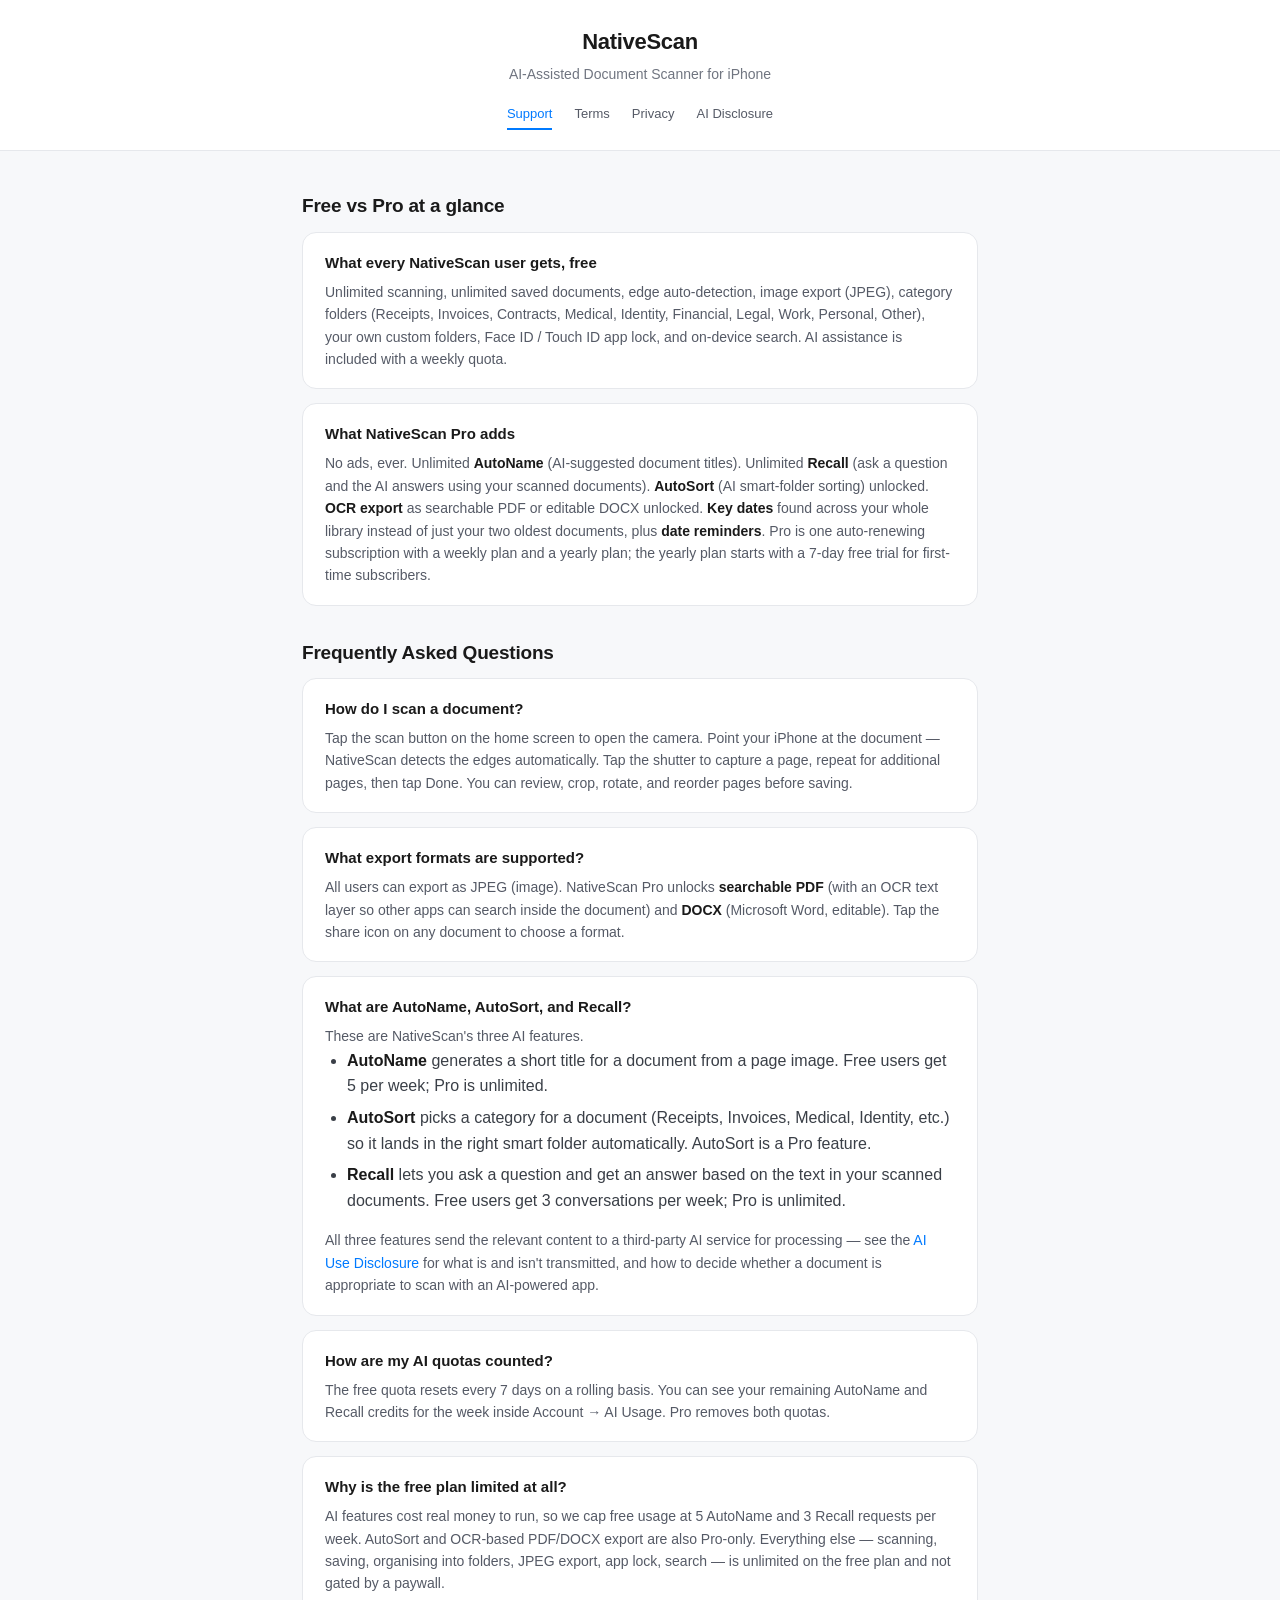
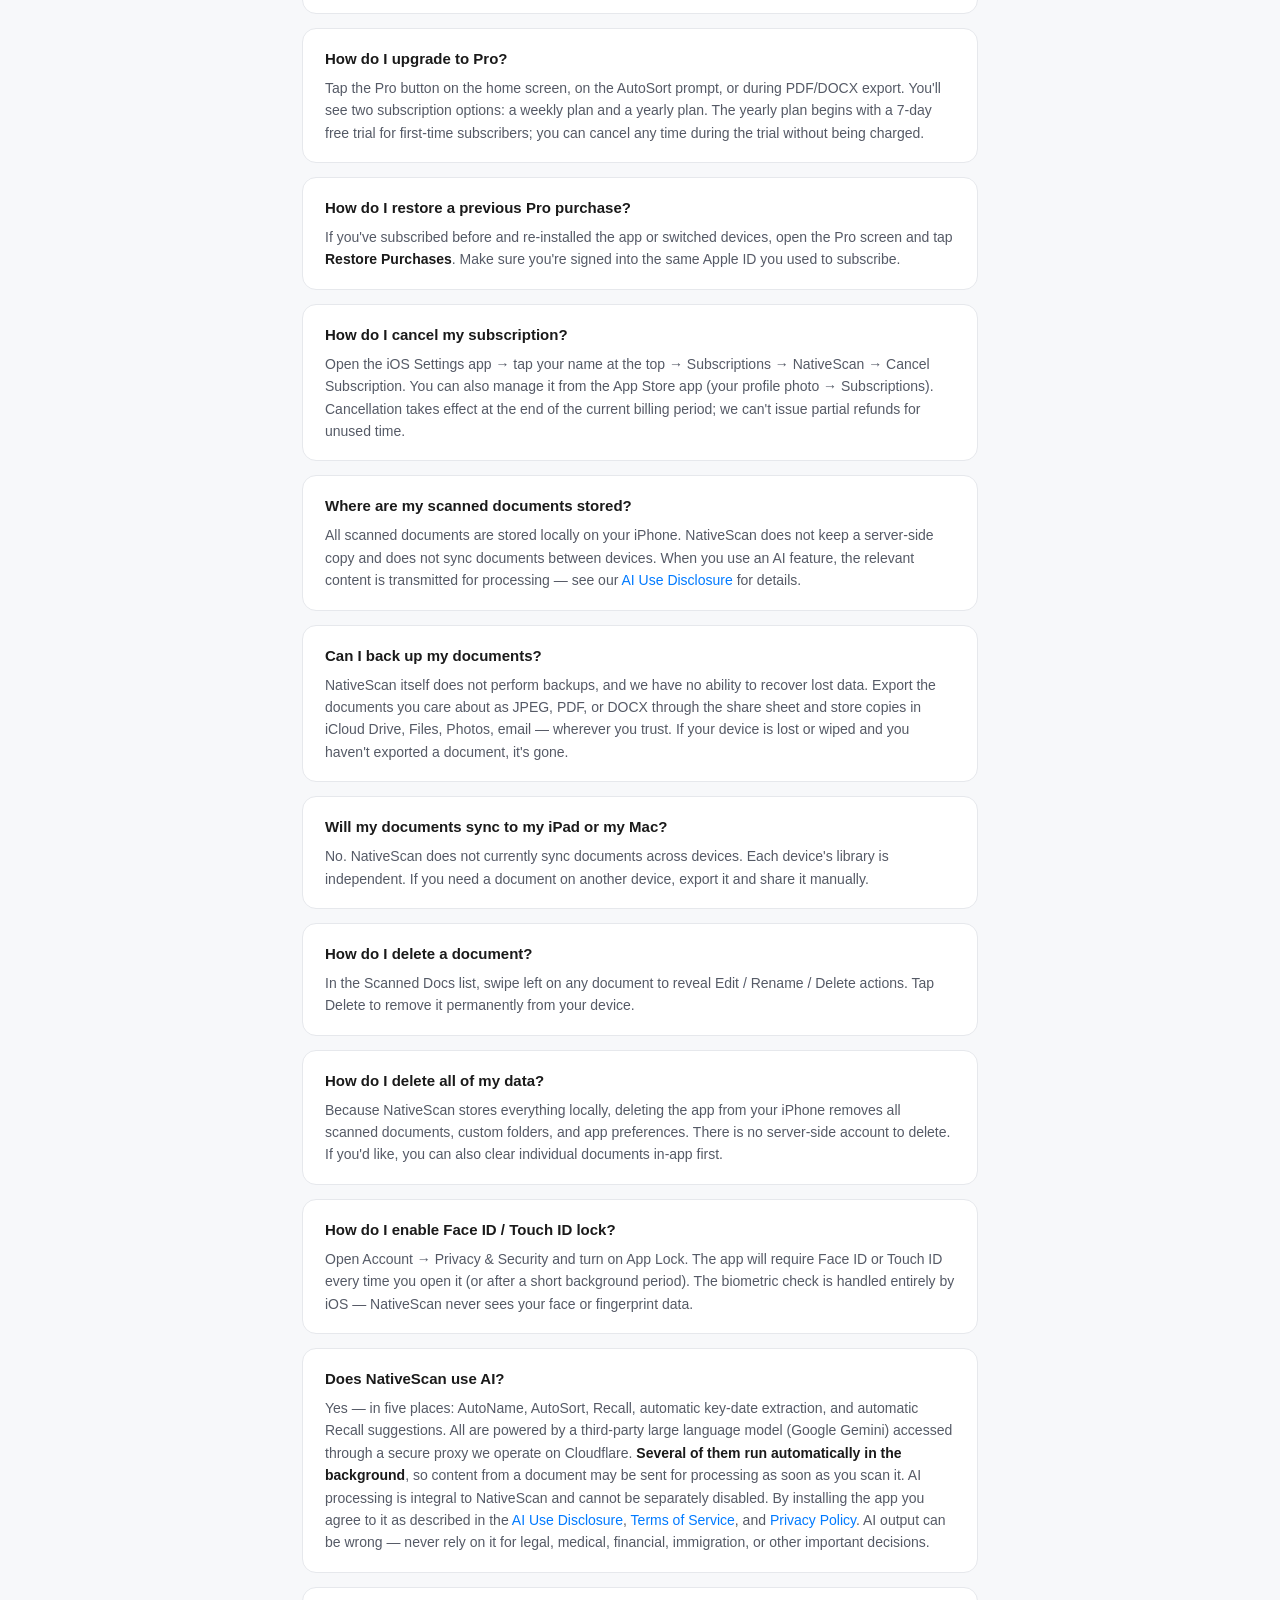
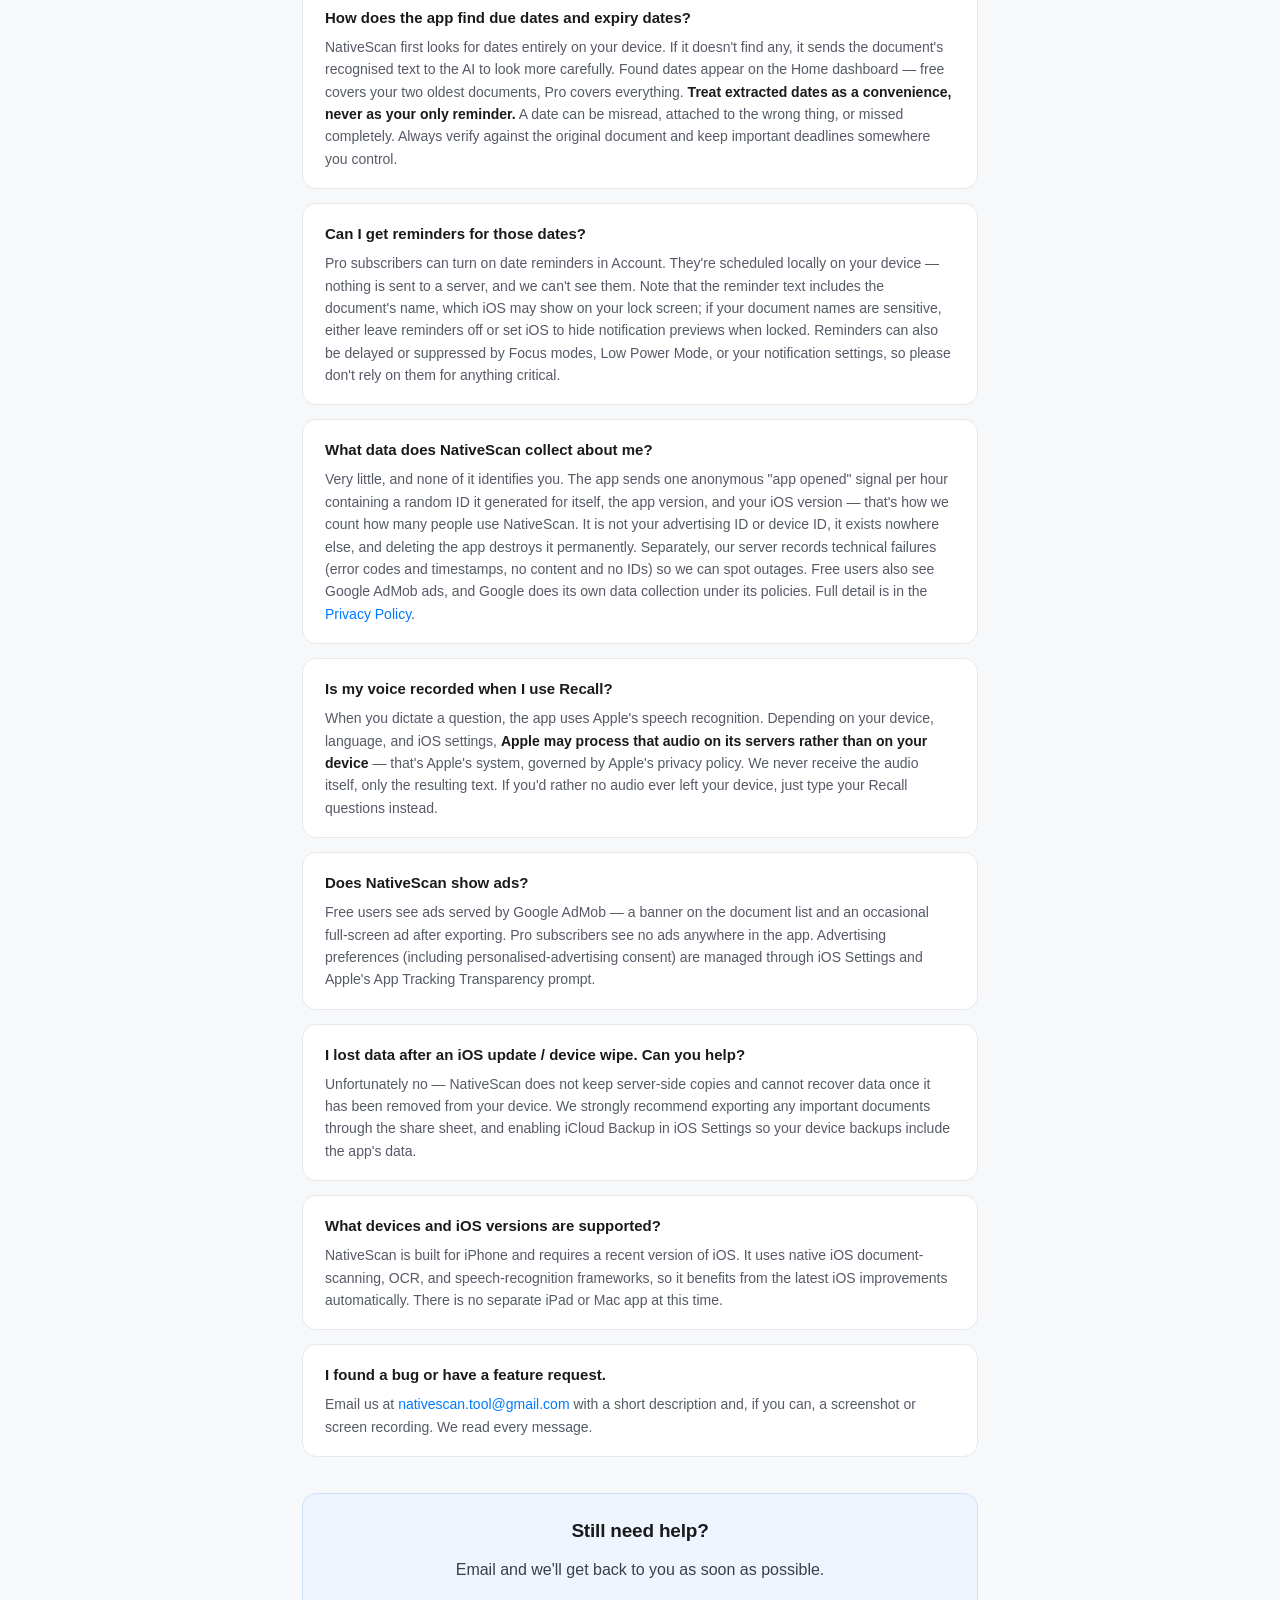
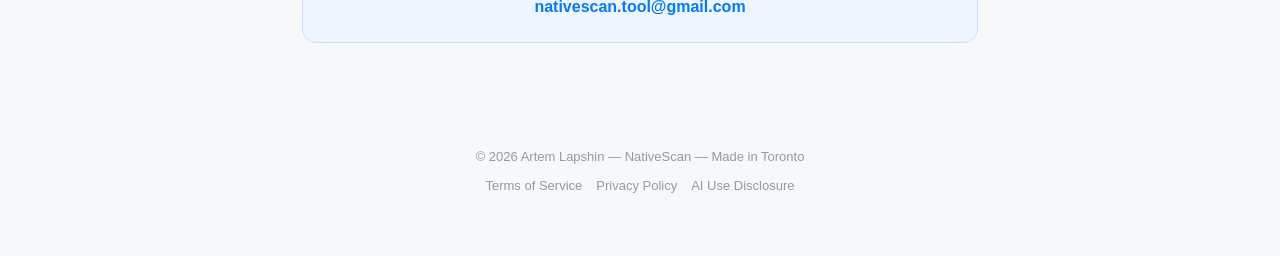
<file: index.html>
<!DOCTYPE html>
<html lang="en">
<head>
  <meta charset="UTF-8">
  <meta name="viewport" content="width=device-width, initial-scale=1.0">
  <title>NativeScan — Support</title>
  <meta name="description" content="NativeScan support, FAQ, and contact. AI-assisted document scanner for iPhone.">
  <link rel="stylesheet" href="style.css">
</head>
<body>

<header class="site-header">
  <h1>NativeScan</h1>
  <p>AI-Assisted Document Scanner for iPhone</p>
  <nav class="site-nav">
    <a href="index.html" class="active">Support</a>
    <a href="terms.html">Terms</a>
    <a href="privacy.html">Privacy</a>
    <a href="ai-disclosure.html">AI Disclosure</a>
  </nav>
</header>

<div class="container">

  <h2>Free vs Pro at a glance</h2>

  <div class="card">
    <h3>What every NativeScan user gets, free</h3>
    <p>Unlimited scanning, unlimited saved documents, edge auto-detection, image export (JPEG), category folders (Receipts, Invoices, Contracts, Medical, Identity, Financial, Legal, Work, Personal, Other), your own custom folders, Face ID / Touch ID app lock, and on-device search. AI assistance is included with a weekly quota.</p>
  </div>

  <div class="card">
    <h3>What NativeScan Pro adds</h3>
    <p>No ads, ever. Unlimited <strong>AutoName</strong> (AI-suggested document titles). Unlimited <strong>Recall</strong> (ask a question and the AI answers using your scanned documents). <strong>AutoSort</strong> (AI smart-folder sorting) unlocked. <strong>OCR export</strong> as searchable PDF or editable DOCX unlocked. <strong>Key dates</strong> found across your whole library instead of just your two oldest documents, plus <strong>date reminders</strong>. Pro is one auto-renewing subscription with a weekly plan and a yearly plan; the yearly plan starts with a 7-day free trial for first-time subscribers.</p>
  </div>

  <h2>Frequently Asked Questions</h2>

  <div class="card">
    <h3>How do I scan a document?</h3>
    <p>Tap the scan button on the home screen to open the camera. Point your iPhone at the document — NativeScan detects the edges automatically. Tap the shutter to capture a page, repeat for additional pages, then tap Done. You can review, crop, rotate, and reorder pages before saving.</p>
  </div>

  <div class="card">
    <h3>What export formats are supported?</h3>
    <p>All users can export as JPEG (image). NativeScan Pro unlocks <strong>searchable PDF</strong> (with an OCR text layer so other apps can search inside the document) and <strong>DOCX</strong> (Microsoft Word, editable). Tap the share icon on any document to choose a format.</p>
  </div>

  <div class="card">
    <h3>What are AutoName, AutoSort, and Recall?</h3>
    <p>These are NativeScan's three AI features.</p>
    <ul>
      <li><strong>AutoName</strong> generates a short title for a document from a page image. Free users get 5 per week; Pro is unlimited.</li>
      <li><strong>AutoSort</strong> picks a category for a document (Receipts, Invoices, Medical, Identity, etc.) so it lands in the right smart folder automatically. AutoSort is a Pro feature.</li>
      <li><strong>Recall</strong> lets you ask a question and get an answer based on the text in your scanned documents. Free users get 3 conversations per week; Pro is unlimited.</li>
    </ul>
    <p>All three features send the relevant content to a third-party AI service for processing — see the <a href="ai-disclosure.html">AI Use Disclosure</a> for what is and isn't transmitted, and how to decide whether a document is appropriate to scan with an AI-powered app.</p>
  </div>

  <div class="card">
    <h3>How are my AI quotas counted?</h3>
    <p>The free quota resets every 7 days on a rolling basis. You can see your remaining AutoName and Recall credits for the week inside Account → AI Usage. Pro removes both quotas.</p>
  </div>

  <div class="card">
    <h3>Why is the free plan limited at all?</h3>
    <p>AI features cost real money to run, so we cap free usage at 5 AutoName and 3 Recall requests per week. AutoSort and OCR-based PDF/DOCX export are also Pro-only. Everything else — scanning, saving, organising into folders, JPEG export, app lock, search — is unlimited on the free plan and not gated by a paywall.</p>
  </div>

  <div class="card">
    <h3>How do I upgrade to Pro?</h3>
    <p>Tap the Pro button on the home screen, on the AutoSort prompt, or during PDF/DOCX export. You'll see two subscription options: a weekly plan and a yearly plan. The yearly plan begins with a 7-day free trial for first-time subscribers; you can cancel any time during the trial without being charged.</p>
  </div>

  <div class="card">
    <h3>How do I restore a previous Pro purchase?</h3>
    <p>If you've subscribed before and re-installed the app or switched devices, open the Pro screen and tap <strong>Restore Purchases</strong>. Make sure you're signed into the same Apple ID you used to subscribe.</p>
  </div>

  <div class="card">
    <h3>How do I cancel my subscription?</h3>
    <p>Open the iOS Settings app → tap your name at the top → Subscriptions → NativeScan → Cancel Subscription. You can also manage it from the App Store app (your profile photo → Subscriptions). Cancellation takes effect at the end of the current billing period; we can't issue partial refunds for unused time.</p>
  </div>

  <div class="card">
    <h3>Where are my scanned documents stored?</h3>
    <p>All scanned documents are stored locally on your iPhone. NativeScan does not keep a server-side copy and does not sync documents between devices. When you use an AI feature, the relevant content is transmitted for processing — see our <a href="ai-disclosure.html">AI Use Disclosure</a> for details.</p>
  </div>

  <div class="card">
    <h3>Can I back up my documents?</h3>
    <p>NativeScan itself does not perform backups, and we have no ability to recover lost data. Export the documents you care about as JPEG, PDF, or DOCX through the share sheet and store copies in iCloud Drive, Files, Photos, email — wherever you trust. If your device is lost or wiped and you haven't exported a document, it's gone.</p>
  </div>

  <div class="card">
    <h3>Will my documents sync to my iPad or my Mac?</h3>
    <p>No. NativeScan does not currently sync documents across devices. Each device's library is independent. If you need a document on another device, export it and share it manually.</p>
  </div>

  <div class="card">
    <h3>How do I delete a document?</h3>
    <p>In the Scanned Docs list, swipe left on any document to reveal Edit / Rename / Delete actions. Tap Delete to remove it permanently from your device.</p>
  </div>

  <div class="card">
    <h3>How do I delete all of my data?</h3>
    <p>Because NativeScan stores everything locally, deleting the app from your iPhone removes all scanned documents, custom folders, and app preferences. There is no server-side account to delete. If you'd like, you can also clear individual documents in-app first.</p>
  </div>

  <div class="card">
    <h3>How do I enable Face ID / Touch ID lock?</h3>
    <p>Open Account → Privacy &amp; Security and turn on App Lock. The app will require Face ID or Touch ID every time you open it (or after a short background period). The biometric check is handled entirely by iOS — NativeScan never sees your face or fingerprint data.</p>
  </div>

  <div class="card">
    <h3>Does NativeScan use AI?</h3>
    <p>Yes — in five places: AutoName, AutoSort, Recall, automatic key-date extraction, and automatic Recall suggestions. All are powered by a third-party large language model (Google Gemini) accessed through a secure proxy we operate on Cloudflare. <strong>Several of them run automatically in the background</strong>, so content from a document may be sent for processing as soon as you scan it. AI processing is integral to NativeScan and cannot be separately disabled. By installing the app you agree to it as described in the <a href="ai-disclosure.html">AI Use Disclosure</a>, <a href="terms.html">Terms of Service</a>, and <a href="privacy.html">Privacy Policy</a>. AI output can be wrong — never rely on it for legal, medical, financial, immigration, or other important decisions.</p>
  </div>

  <div class="card">
    <h3>How does the app find due dates and expiry dates?</h3>
    <p>NativeScan first looks for dates entirely on your device. If it doesn't find any, it sends the document's recognised text to the AI to look more carefully. Found dates appear on the Home dashboard — free covers your two oldest documents, Pro covers everything. <strong>Treat extracted dates as a convenience, never as your only reminder.</strong> A date can be misread, attached to the wrong thing, or missed completely. Always verify against the original document and keep important deadlines somewhere you control.</p>
  </div>

  <div class="card">
    <h3>Can I get reminders for those dates?</h3>
    <p>Pro subscribers can turn on date reminders in Account. They're scheduled locally on your device — nothing is sent to a server, and we can't see them. Note that the reminder text includes the document's name, which iOS may show on your lock screen; if your document names are sensitive, either leave reminders off or set iOS to hide notification previews when locked. Reminders can also be delayed or suppressed by Focus modes, Low Power Mode, or your notification settings, so please don't rely on them for anything critical.</p>
  </div>

  <div class="card">
    <h3>What data does NativeScan collect about me?</h3>
    <p>Very little, and none of it identifies you. The app sends one anonymous "app opened" signal per hour containing a random ID it generated for itself, the app version, and your iOS version — that's how we count how many people use NativeScan. It is not your advertising ID or device ID, it exists nowhere else, and deleting the app destroys it permanently. Separately, our server records technical failures (error codes and timestamps, no content and no IDs) so we can spot outages. Free users also see Google AdMob ads, and Google does its own data collection under its policies. Full detail is in the <a href="privacy.html">Privacy Policy</a>.</p>
  </div>

  <div class="card">
    <h3>Is my voice recorded when I use Recall?</h3>
    <p>When you dictate a question, the app uses Apple's speech recognition. Depending on your device, language, and iOS settings, <strong>Apple may process that audio on its servers rather than on your device</strong> — that's Apple's system, governed by Apple's privacy policy. We never receive the audio itself, only the resulting text. If you'd rather no audio ever left your device, just type your Recall questions instead.</p>
  </div>

  <div class="card">
    <h3>Does NativeScan show ads?</h3>
    <p>Free users see ads served by Google AdMob — a banner on the document list and an occasional full-screen ad after exporting. Pro subscribers see no ads anywhere in the app. Advertising preferences (including personalised-advertising consent) are managed through iOS Settings and Apple's App Tracking Transparency prompt.</p>
  </div>

  <div class="card">
    <h3>I lost data after an iOS update / device wipe. Can you help?</h3>
    <p>Unfortunately no — NativeScan does not keep server-side copies and cannot recover data once it has been removed from your device. We strongly recommend exporting any important documents through the share sheet, and enabling iCloud Backup in iOS Settings so your device backups include the app's data.</p>
  </div>

  <div class="card">
    <h3>What devices and iOS versions are supported?</h3>
    <p>NativeScan is built for iPhone and requires a recent version of iOS. It uses native iOS document-scanning, OCR, and speech-recognition frameworks, so it benefits from the latest iOS improvements automatically. There is no separate iPad or Mac app at this time.</p>
  </div>

  <div class="card">
    <h3>I found a bug or have a feature request.</h3>
    <p>Email us at <a href="mailto:nativescan.tool@gmail.com">nativescan.tool@gmail.com</a> with a short description and, if you can, a screenshot or screen recording. We read every message.</p>
  </div>

  <div class="contact-box">
    <h2>Still need help?</h2>
    <p style="margin-bottom: 12px; color: #3a3f47;">Email and we'll get back to you as soon as possible.</p>
    <a href="mailto:nativescan.tool@gmail.com">nativescan.tool@gmail.com</a>
  </div>

</div>

<footer class="site-footer">
  &copy; 2026 Artem Lapshin &mdash; NativeScan &mdash; Made in Toronto
  <div class="footer-links">
    <a href="terms.html">Terms of Service</a>
    <a href="privacy.html">Privacy Policy</a>
    <a href="ai-disclosure.html">AI Use Disclosure</a>
  </div>
</footer>

</body>
</html>
</file>
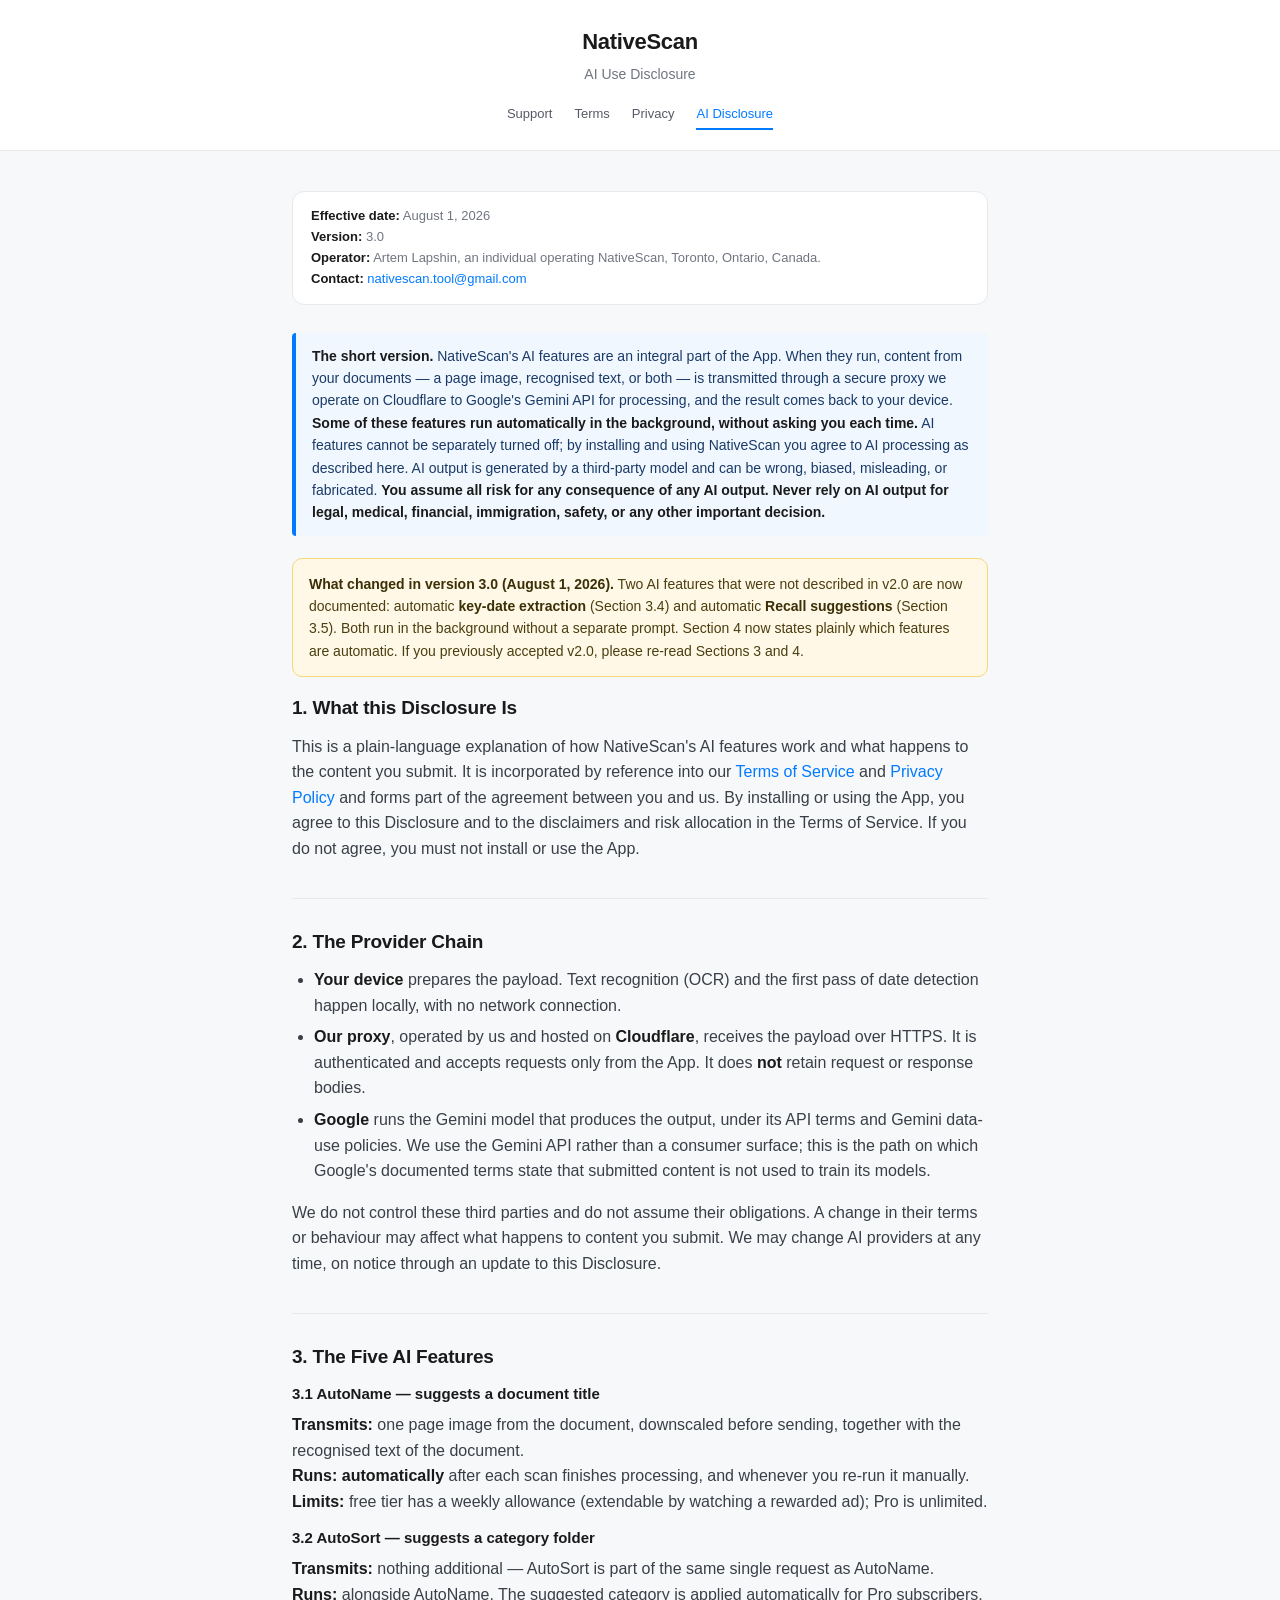
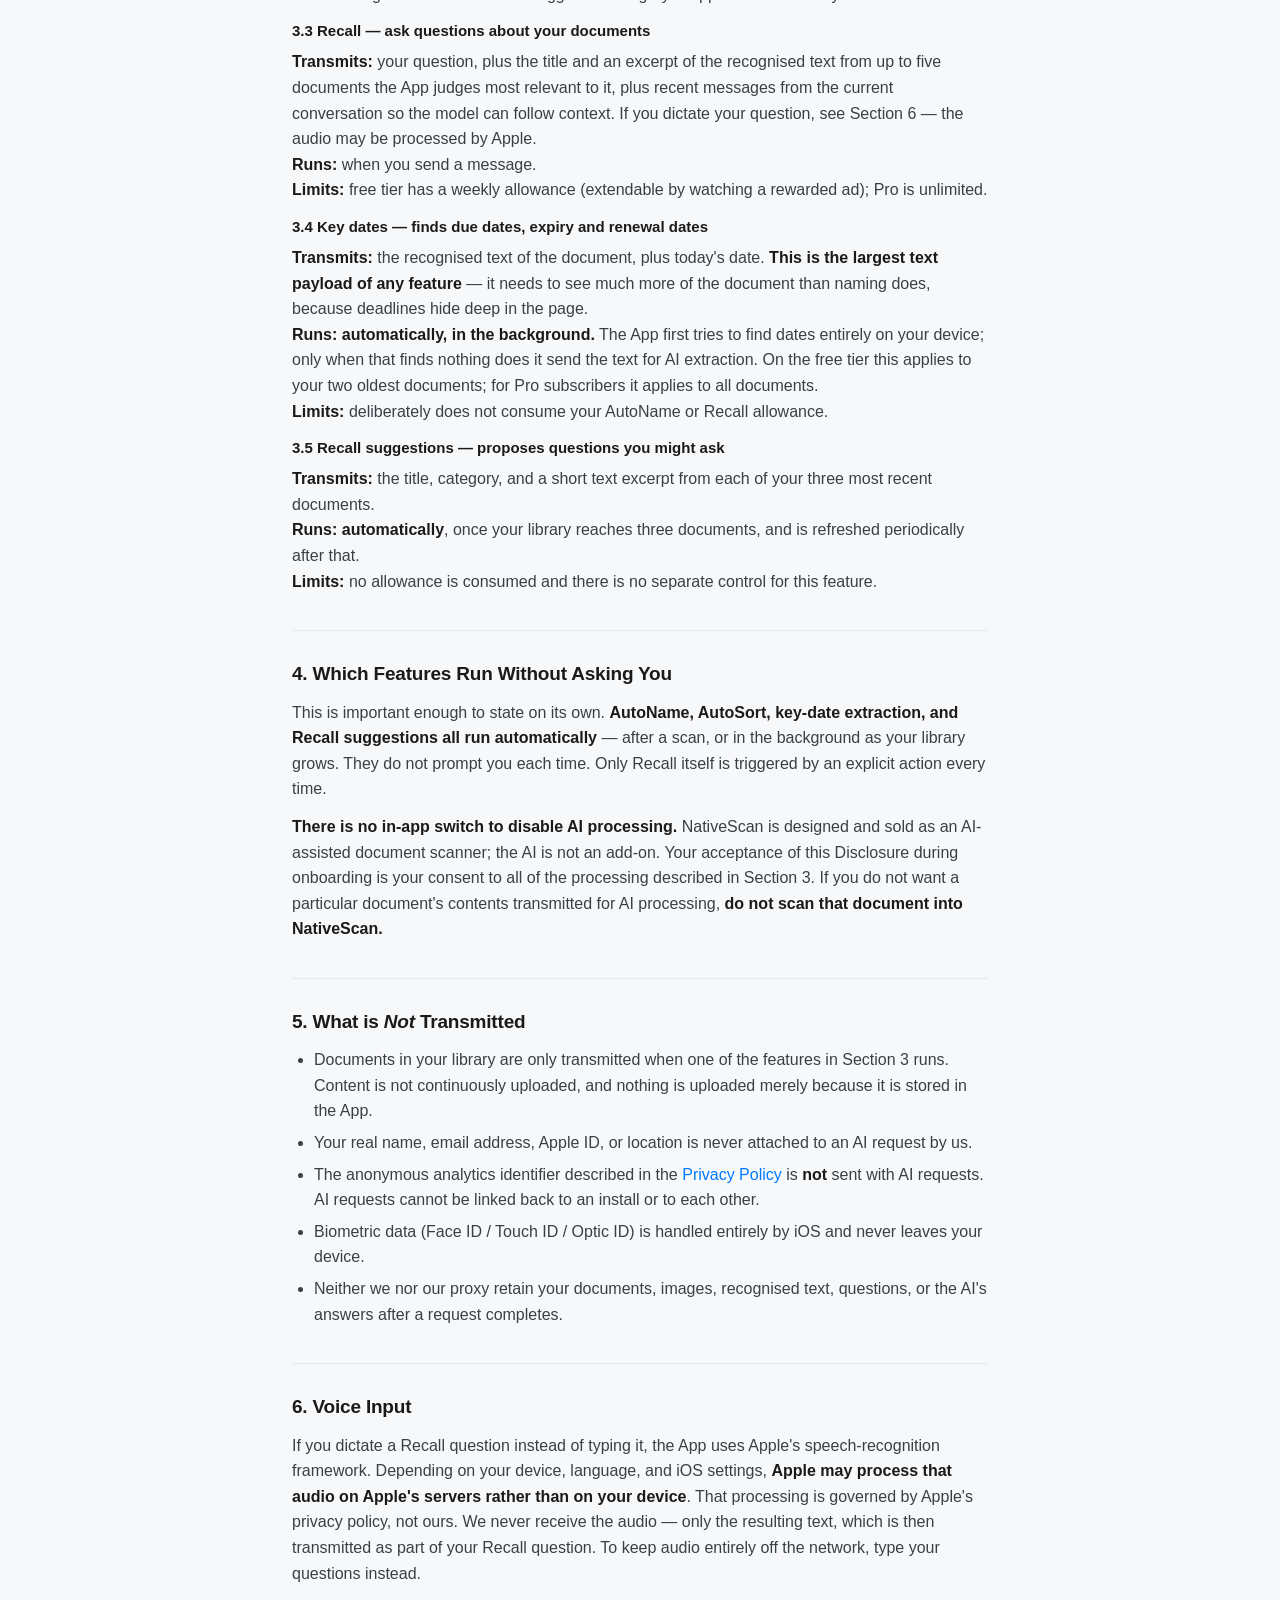
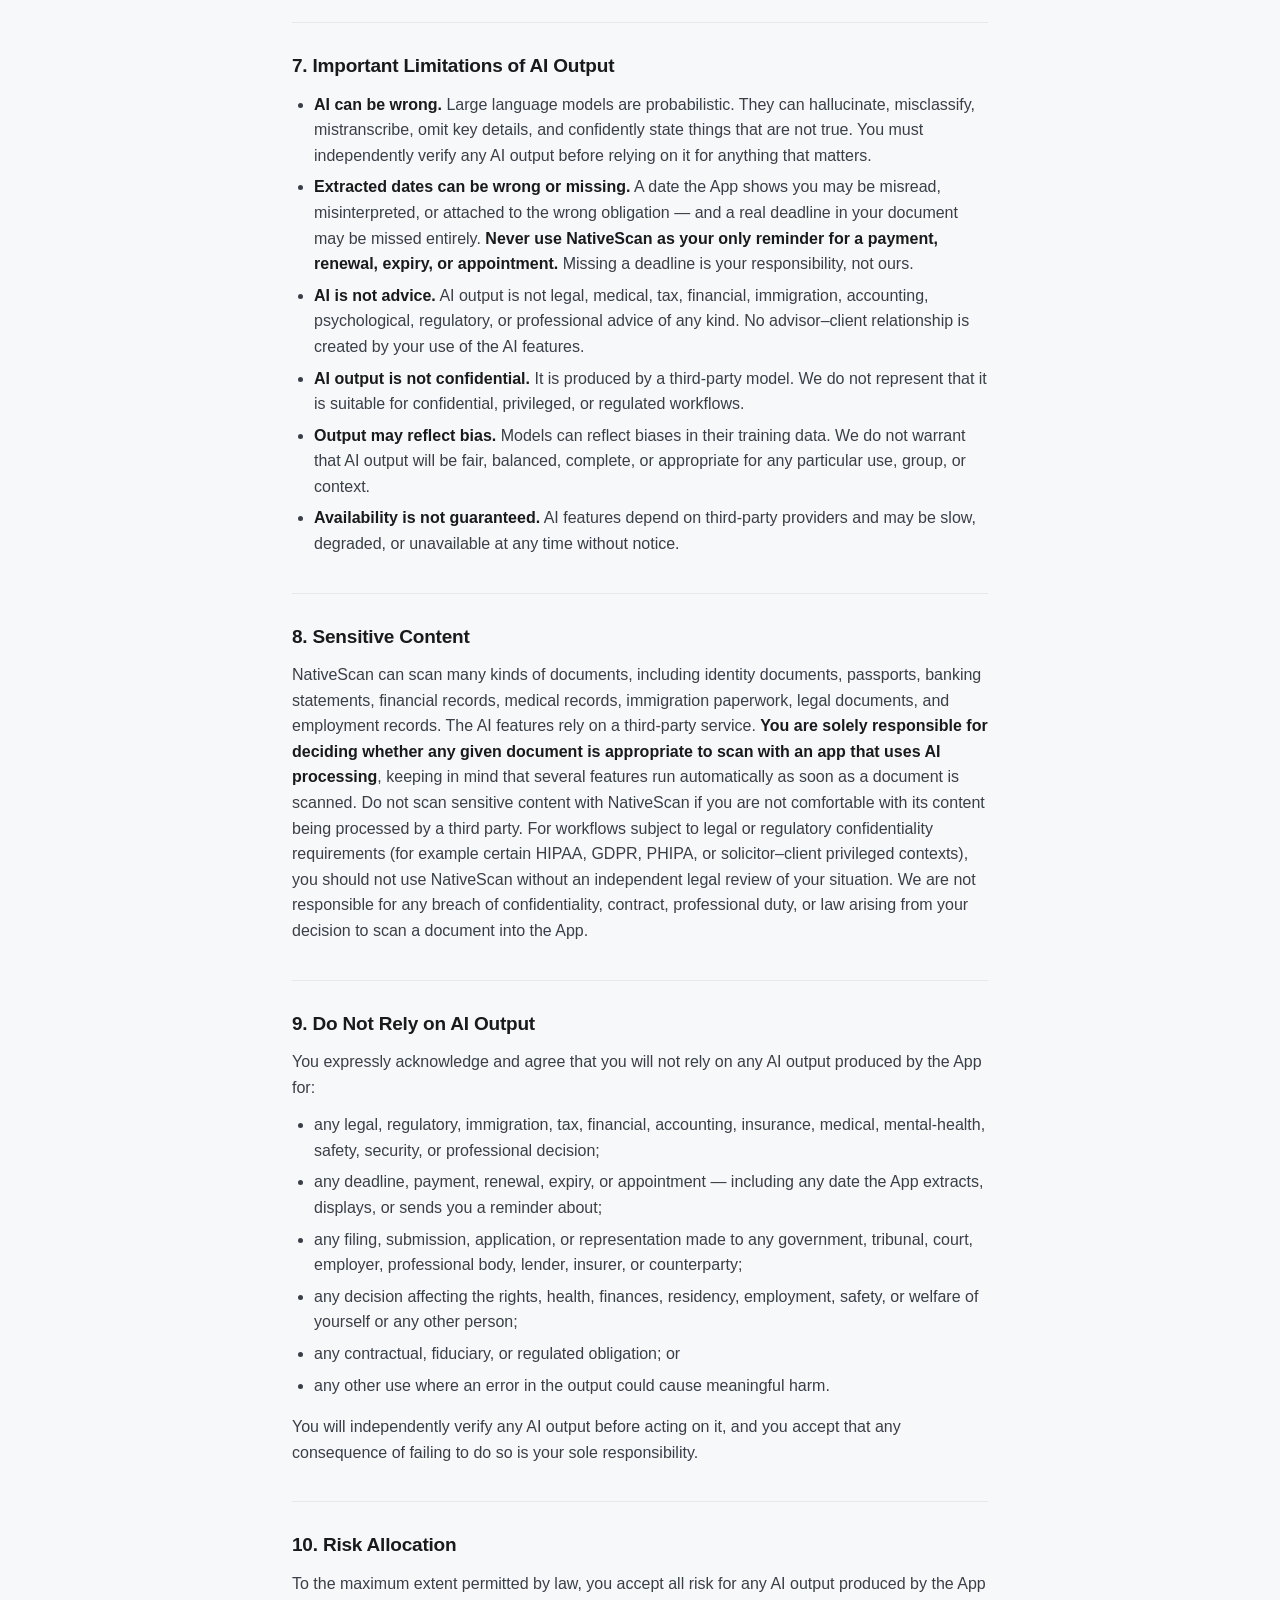
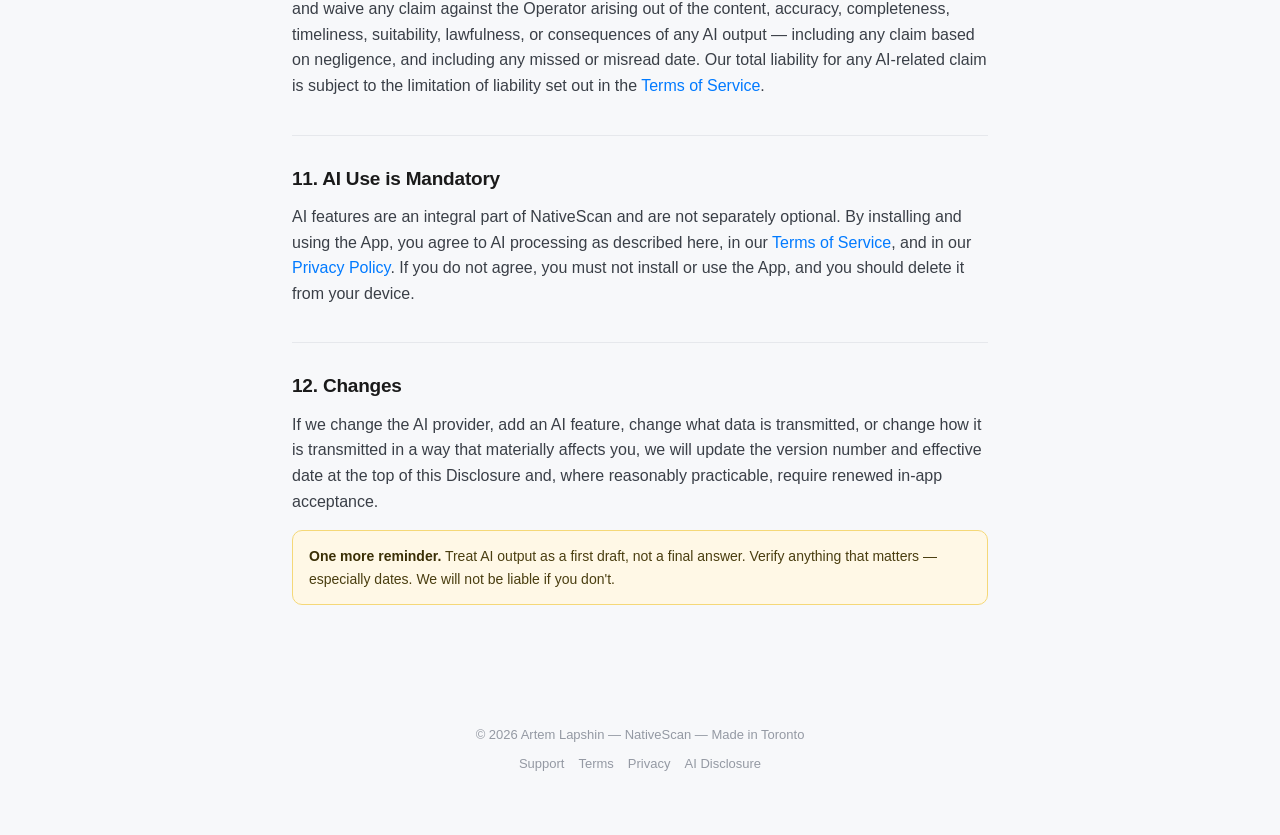
<file: ai-disclosure.html>
<!DOCTYPE html>
<html lang="en">
<head>
  <meta charset="UTF-8">
  <meta name="viewport" content="width=device-width, initial-scale=1.0">
  <title>NativeScan — AI Use Disclosure</title>
  <meta name="description" content="What NativeScan's AI features do, what data leaves your device, and what the limitations are.">
  <link rel="stylesheet" href="style.css">
</head>
<body class="legal">

<header class="site-header">
  <h1>NativeScan</h1>
  <p>AI Use Disclosure</p>
  <nav class="site-nav">
    <a href="index.html">Support</a>
    <a href="terms.html">Terms</a>
    <a href="privacy.html">Privacy</a>
    <a href="ai-disclosure.html" class="active">AI Disclosure</a>
  </nav>
</header>

<div class="container">

  <div class="doc-meta">
    <strong>Effective date:</strong> August 1, 2026<br>
    <strong>Version:</strong> 3.0<br>
    <strong>Operator:</strong> Artem Lapshin, an individual operating NativeScan, Toronto, Ontario, Canada.<br>
    <strong>Contact:</strong> <a href="mailto:nativescan.tool@gmail.com">nativescan.tool@gmail.com</a>
  </div>

  <div class="summary">
    <strong>The short version.</strong> NativeScan's AI features are an integral part of the App. When they run, content from your documents — a page image, recognised text, or both — is transmitted through a secure proxy we operate on Cloudflare to Google's Gemini API for processing, and the result comes back to your device. <strong>Some of these features run automatically in the background, without asking you each time.</strong> AI features cannot be separately turned off; by installing and using NativeScan you agree to AI processing as described here. AI output is generated by a third-party model and can be wrong, biased, misleading, or fabricated. <strong>You assume all risk for any consequence of any AI output. Never rely on AI output for legal, medical, financial, immigration, safety, or any other important decision.</strong>
  </div>

  <div class="callout">
    <strong>What changed in version 3.0 (August 1, 2026).</strong> Two AI features that were not described in v2.0 are now documented: automatic <strong>key-date extraction</strong> (Section 3.4) and automatic <strong>Recall suggestions</strong> (Section 3.5). Both run in the background without a separate prompt. Section 4 now states plainly which features are automatic. If you previously accepted v2.0, please re-read Sections 3 and 4.
  </div>

  <h2>1. What this Disclosure Is</h2>
  <p>This is a plain-language explanation of how NativeScan's AI features work and what happens to the content you submit. It is incorporated by reference into our <a href="terms.html">Terms of Service</a> and <a href="privacy.html">Privacy Policy</a> and forms part of the agreement between you and us. By installing or using the App, you agree to this Disclosure and to the disclaimers and risk allocation in the Terms of Service. If you do not agree, you must not install or use the App.</p>

  <h2>2. The Provider Chain</h2>
  <ul>
    <li><strong>Your device</strong> prepares the payload. Text recognition (OCR) and the first pass of date detection happen locally, with no network connection.</li>
    <li><strong>Our proxy</strong>, operated by us and hosted on <strong>Cloudflare</strong>, receives the payload over HTTPS. It is authenticated and accepts requests only from the App. It does <strong>not</strong> retain request or response bodies.</li>
    <li><strong>Google</strong> runs the Gemini model that produces the output, under its API terms and Gemini data-use policies. We use the Gemini API rather than a consumer surface; this is the path on which Google's documented terms state that submitted content is not used to train its models.</li>
  </ul>
  <p>We do not control these third parties and do not assume their obligations. A change in their terms or behaviour may affect what happens to content you submit. We may change AI providers at any time, on notice through an update to this Disclosure.</p>

  <h2>3. The Five AI Features</h2>

  <h3>3.1 AutoName — suggests a document title</h3>
  <p><strong>Transmits:</strong> one page image from the document, downscaled before sending, together with the recognised text of the document.<br>
  <strong>Runs:</strong> <strong>automatically</strong> after each scan finishes processing, and whenever you re-run it manually.<br>
  <strong>Limits:</strong> free tier has a weekly allowance (extendable by watching a rewarded ad); Pro is unlimited.</p>

  <h3>3.2 AutoSort — suggests a category folder</h3>
  <p><strong>Transmits:</strong> nothing additional — AutoSort is part of the same single request as AutoName.<br>
  <strong>Runs:</strong> alongside AutoName. The suggested category is applied automatically for Pro subscribers.</p>

  <h3>3.3 Recall — ask questions about your documents</h3>
  <p><strong>Transmits:</strong> your question, plus the title and an excerpt of the recognised text from up to five documents the App judges most relevant to it, plus recent messages from the current conversation so the model can follow context. If you dictate your question, see Section 6 — the audio may be processed by Apple.<br>
  <strong>Runs:</strong> when you send a message.<br>
  <strong>Limits:</strong> free tier has a weekly allowance (extendable by watching a rewarded ad); Pro is unlimited.</p>

  <h3>3.4 Key dates — finds due dates, expiry and renewal dates</h3>
  <p><strong>Transmits:</strong> the recognised text of the document, plus today's date. <strong>This is the largest text payload of any feature</strong> — it needs to see much more of the document than naming does, because deadlines hide deep in the page.<br>
  <strong>Runs: automatically, in the background.</strong> The App first tries to find dates entirely on your device; only when that finds nothing does it send the text for AI extraction. On the free tier this applies to your two oldest documents; for Pro subscribers it applies to all documents.<br>
  <strong>Limits:</strong> deliberately does not consume your AutoName or Recall allowance.</p>

  <h3>3.5 Recall suggestions — proposes questions you might ask</h3>
  <p><strong>Transmits:</strong> the title, category, and a short text excerpt from each of your three most recent documents.<br>
  <strong>Runs: automatically</strong>, once your library reaches three documents, and is refreshed periodically after that.<br>
  <strong>Limits:</strong> no allowance is consumed and there is no separate control for this feature.</p>

  <h2>4. Which Features Run Without Asking You</h2>
  <p>This is important enough to state on its own. <strong>AutoName, AutoSort, key-date extraction, and Recall suggestions all run automatically</strong> — after a scan, or in the background as your library grows. They do not prompt you each time. Only Recall itself is triggered by an explicit action every time.</p>
  <p><strong>There is no in-app switch to disable AI processing.</strong> NativeScan is designed and sold as an AI-assisted document scanner; the AI is not an add-on. Your acceptance of this Disclosure during onboarding is your consent to all of the processing described in Section 3. If you do not want a particular document's contents transmitted for AI processing, <strong>do not scan that document into NativeScan.</strong></p>

  <h2>5. What is <em>Not</em> Transmitted</h2>
  <ul>
    <li>Documents in your library are only transmitted when one of the features in Section 3 runs. Content is not continuously uploaded, and nothing is uploaded merely because it is stored in the App.</li>
    <li>Your real name, email address, Apple ID, or location is never attached to an AI request by us.</li>
    <li>The anonymous analytics identifier described in the <a href="privacy.html">Privacy Policy</a> is <strong>not</strong> sent with AI requests. AI requests cannot be linked back to an install or to each other.</li>
    <li>Biometric data (Face ID / Touch ID / Optic ID) is handled entirely by iOS and never leaves your device.</li>
    <li>Neither we nor our proxy retain your documents, images, recognised text, questions, or the AI's answers after a request completes.</li>
  </ul>

  <h2>6. Voice Input</h2>
  <p>If you dictate a Recall question instead of typing it, the App uses Apple's speech-recognition framework. Depending on your device, language, and iOS settings, <strong>Apple may process that audio on Apple's servers rather than on your device</strong>. That processing is governed by Apple's privacy policy, not ours. We never receive the audio — only the resulting text, which is then transmitted as part of your Recall question. To keep audio entirely off the network, type your questions instead.</p>

  <h2>7. Important Limitations of AI Output</h2>
  <ul>
    <li><strong>AI can be wrong.</strong> Large language models are probabilistic. They can hallucinate, misclassify, mistranscribe, omit key details, and confidently state things that are not true. You must independently verify any AI output before relying on it for anything that matters.</li>
    <li><strong>Extracted dates can be wrong or missing.</strong> A date the App shows you may be misread, misinterpreted, or attached to the wrong obligation — and a real deadline in your document may be missed entirely. <strong>Never use NativeScan as your only reminder for a payment, renewal, expiry, or appointment.</strong> Missing a deadline is your responsibility, not ours.</li>
    <li><strong>AI is not advice.</strong> AI output is not legal, medical, tax, financial, immigration, accounting, psychological, regulatory, or professional advice of any kind. No advisor–client relationship is created by your use of the AI features.</li>
    <li><strong>AI output is not confidential.</strong> It is produced by a third-party model. We do not represent that it is suitable for confidential, privileged, or regulated workflows.</li>
    <li><strong>Output may reflect bias.</strong> Models can reflect biases in their training data. We do not warrant that AI output will be fair, balanced, complete, or appropriate for any particular use, group, or context.</li>
    <li><strong>Availability is not guaranteed.</strong> AI features depend on third-party providers and may be slow, degraded, or unavailable at any time without notice.</li>
  </ul>

  <h2>8. Sensitive Content</h2>
  <p>NativeScan can scan many kinds of documents, including identity documents, passports, banking statements, financial records, medical records, immigration paperwork, legal documents, and employment records. The AI features rely on a third-party service. <strong>You are solely responsible for deciding whether any given document is appropriate to scan with an app that uses AI processing</strong>, keeping in mind that several features run automatically as soon as a document is scanned. Do not scan sensitive content with NativeScan if you are not comfortable with its content being processed by a third party. For workflows subject to legal or regulatory confidentiality requirements (for example certain HIPAA, GDPR, PHIPA, or solicitor–client privileged contexts), you should not use NativeScan without an independent legal review of your situation. We are not responsible for any breach of confidentiality, contract, professional duty, or law arising from your decision to scan a document into the App.</p>

  <h2>9. Do Not Rely on AI Output</h2>
  <p>You expressly acknowledge and agree that you will not rely on any AI output produced by the App for:</p>
  <ul>
    <li>any legal, regulatory, immigration, tax, financial, accounting, insurance, medical, mental-health, safety, security, or professional decision;</li>
    <li>any deadline, payment, renewal, expiry, or appointment — including any date the App extracts, displays, or sends you a reminder about;</li>
    <li>any filing, submission, application, or representation made to any government, tribunal, court, employer, professional body, lender, insurer, or counterparty;</li>
    <li>any decision affecting the rights, health, finances, residency, employment, safety, or welfare of yourself or any other person;</li>
    <li>any contractual, fiduciary, or regulated obligation; or</li>
    <li>any other use where an error in the output could cause meaningful harm.</li>
  </ul>
  <p>You will independently verify any AI output before acting on it, and you accept that any consequence of failing to do so is your sole responsibility.</p>

  <h2>10. Risk Allocation</h2>
  <p>To the maximum extent permitted by law, you accept all risk for any AI output produced by the App and waive any claim against the Operator arising out of the content, accuracy, completeness, timeliness, suitability, lawfulness, or consequences of any AI output — including any claim based on negligence, and including any missed or misread date. Our total liability for any AI-related claim is subject to the limitation of liability set out in the <a href="terms.html">Terms of Service</a>.</p>

  <h2>11. AI Use is Mandatory</h2>
  <p>AI features are an integral part of NativeScan and are not separately optional. By installing and using the App, you agree to AI processing as described here, in our <a href="terms.html">Terms of Service</a>, and in our <a href="privacy.html">Privacy Policy</a>. If you do not agree, you must not install or use the App, and you should delete it from your device.</p>

  <h2>12. Changes</h2>
  <p>If we change the AI provider, add an AI feature, change what data is transmitted, or change how it is transmitted in a way that materially affects you, we will update the version number and effective date at the top of this Disclosure and, where reasonably practicable, require renewed in-app acceptance.</p>

  <div class="callout">
    <strong>One more reminder.</strong> Treat AI output as a first draft, not a final answer. Verify anything that matters — especially dates. We will not be liable if you don't.
  </div>

</div>

<footer class="site-footer">
  &copy; 2026 Artem Lapshin &mdash; NativeScan &mdash; Made in Toronto
  <div class="footer-links">
    <a href="index.html">Support</a>
    <a href="terms.html">Terms</a>
    <a href="privacy.html">Privacy</a>
    <a href="ai-disclosure.html">AI Disclosure</a>
  </div>
</footer>

</body>
</html>
</file>
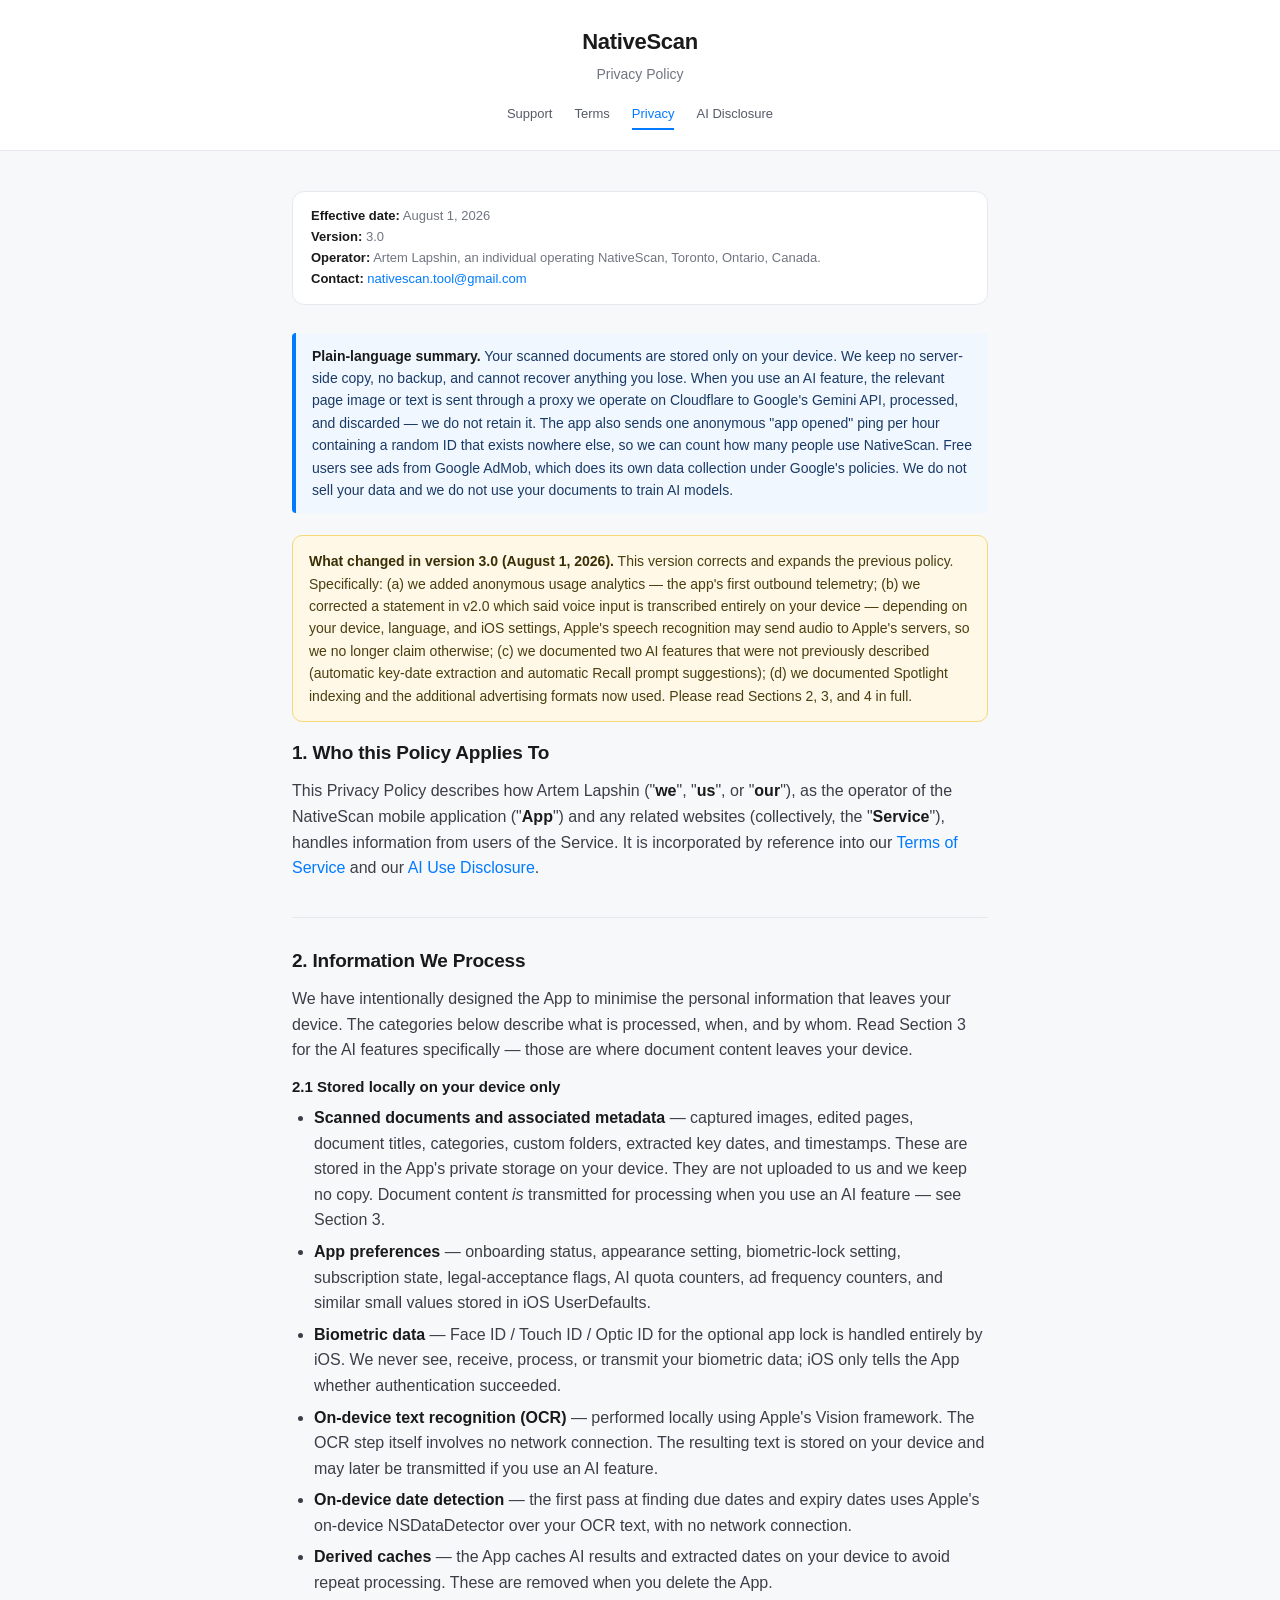
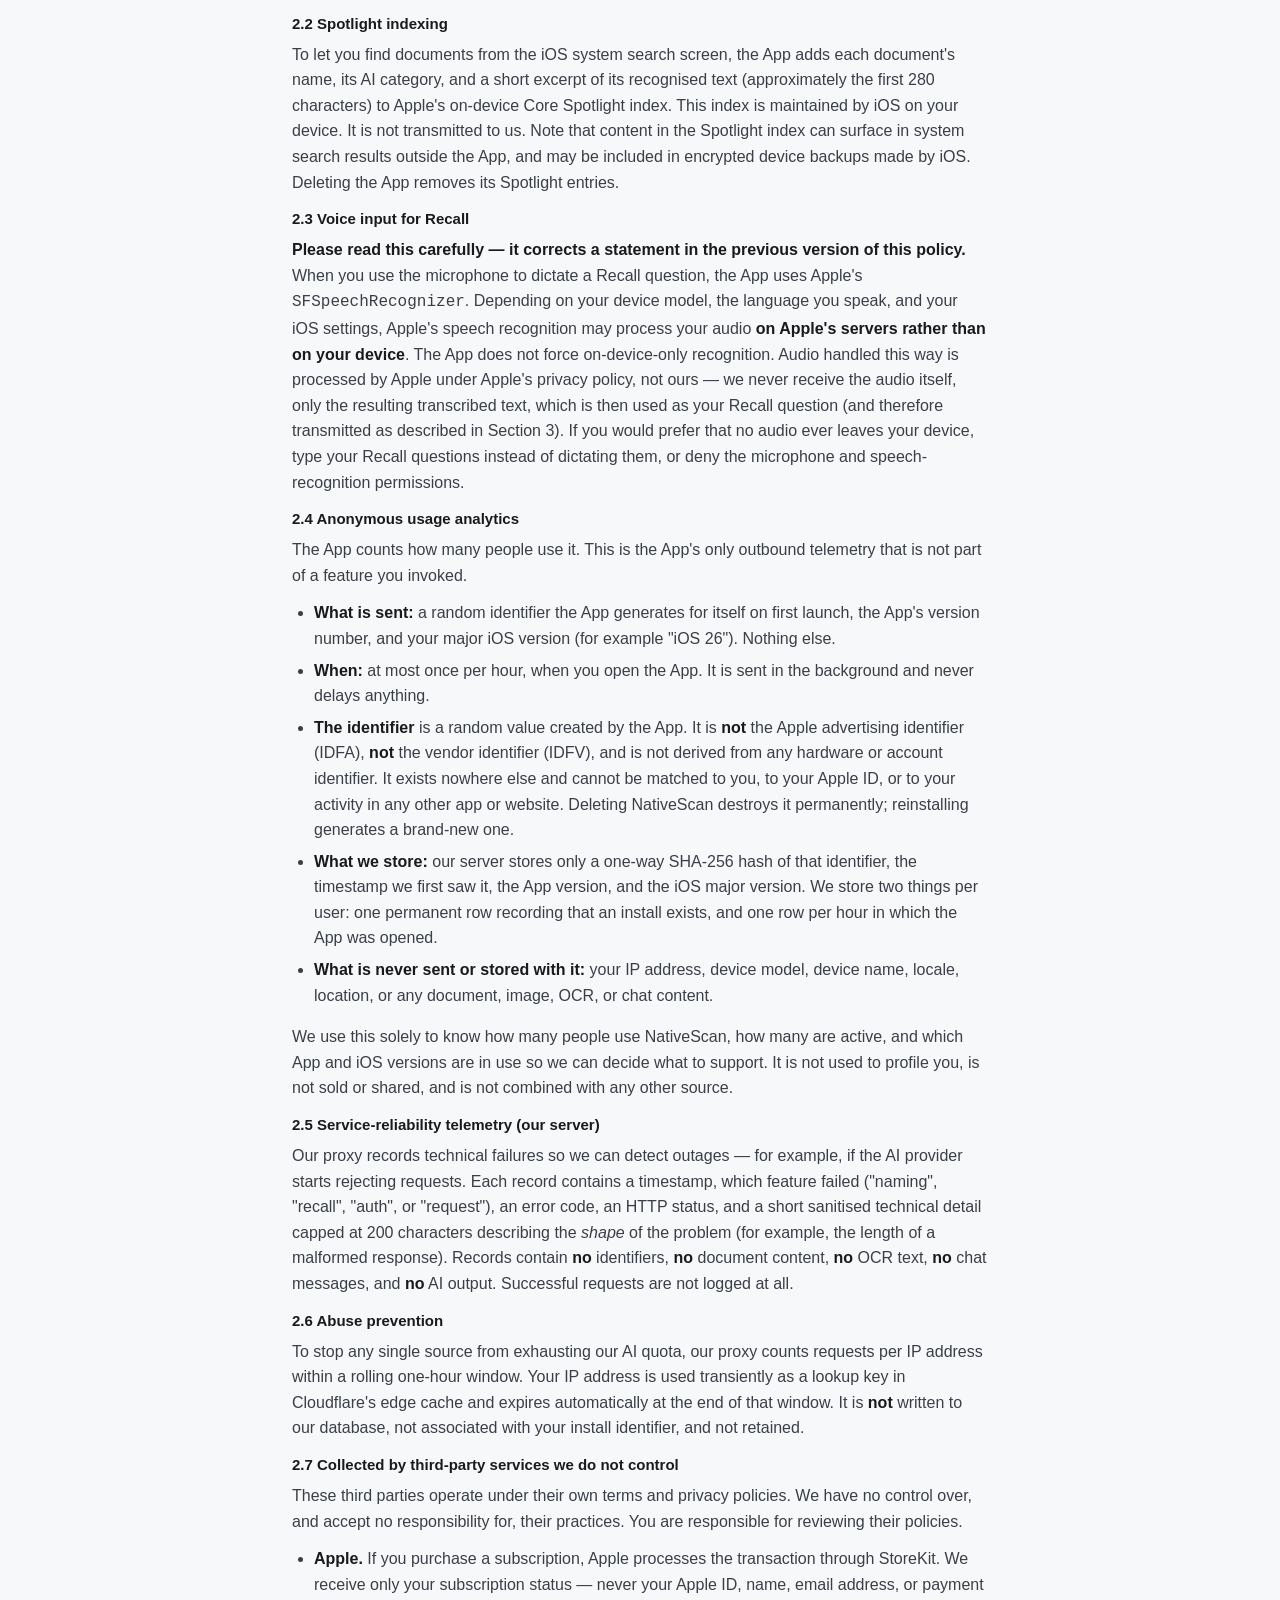
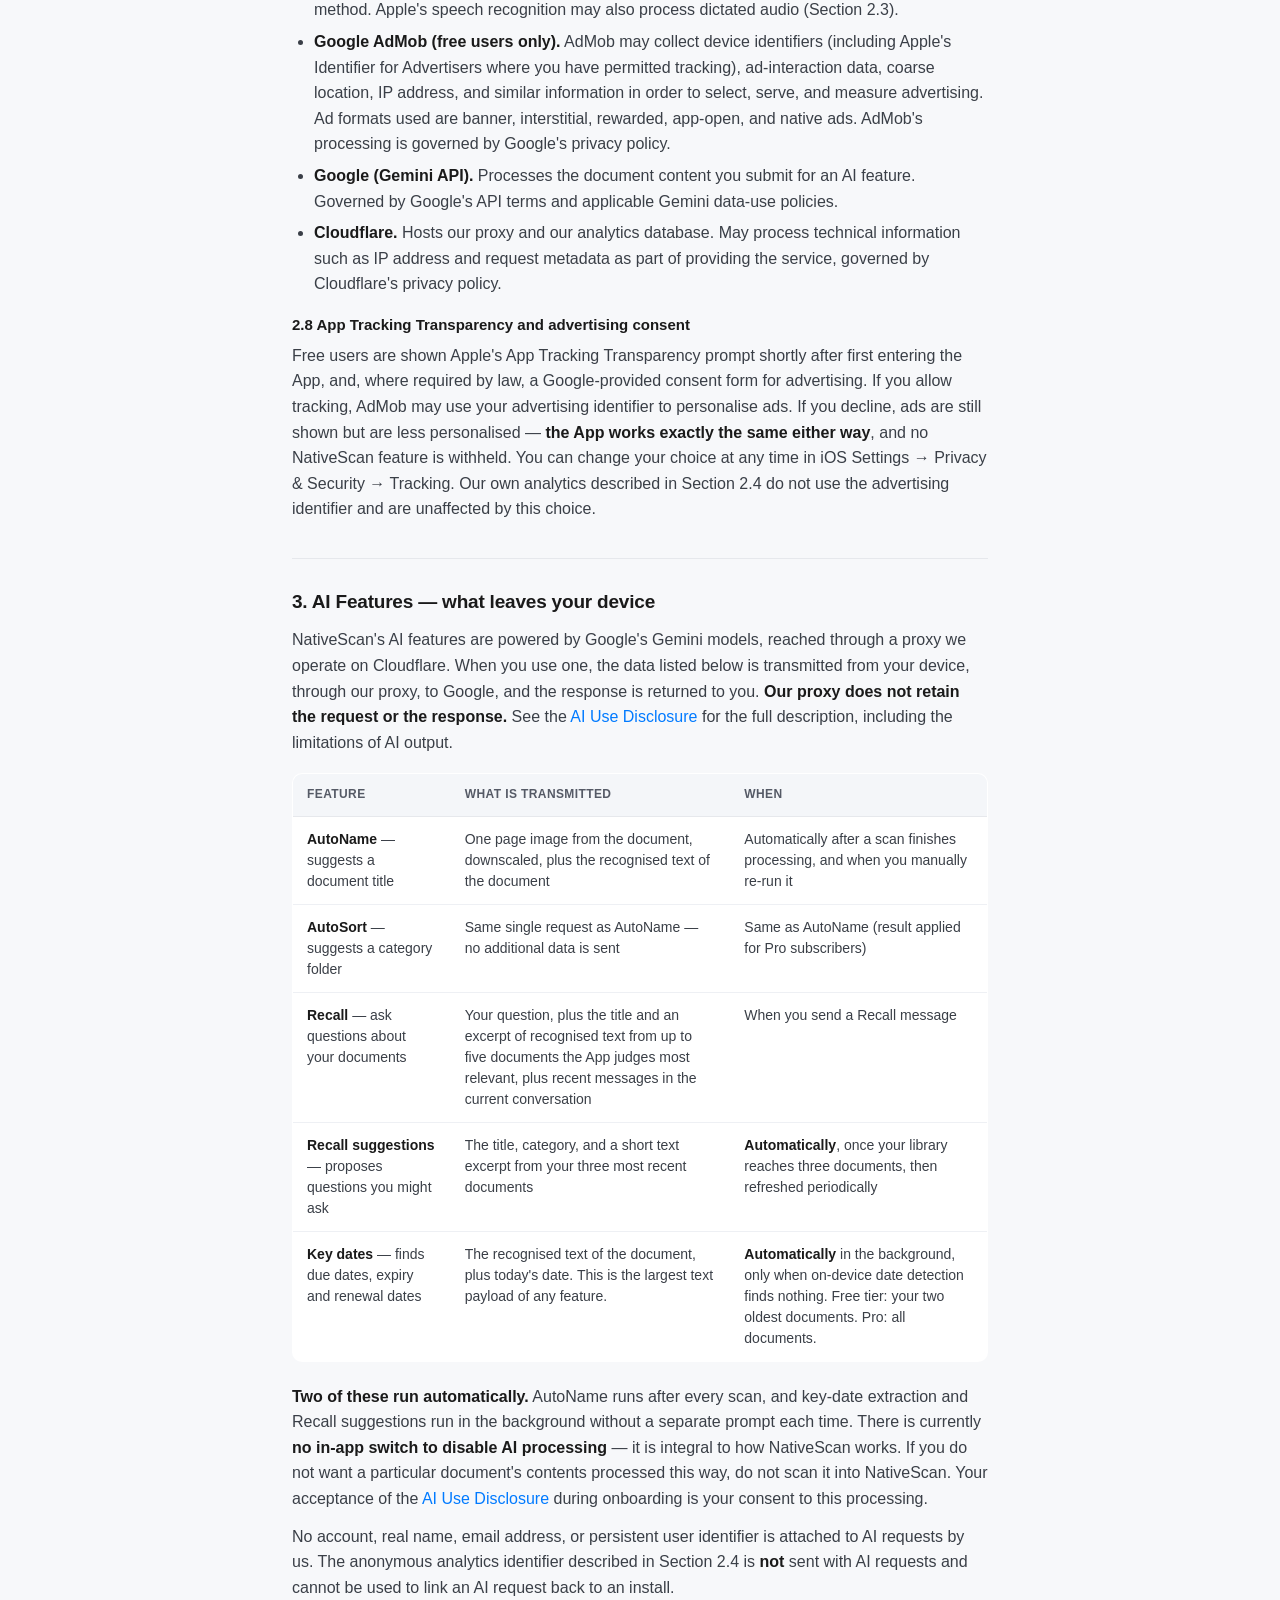
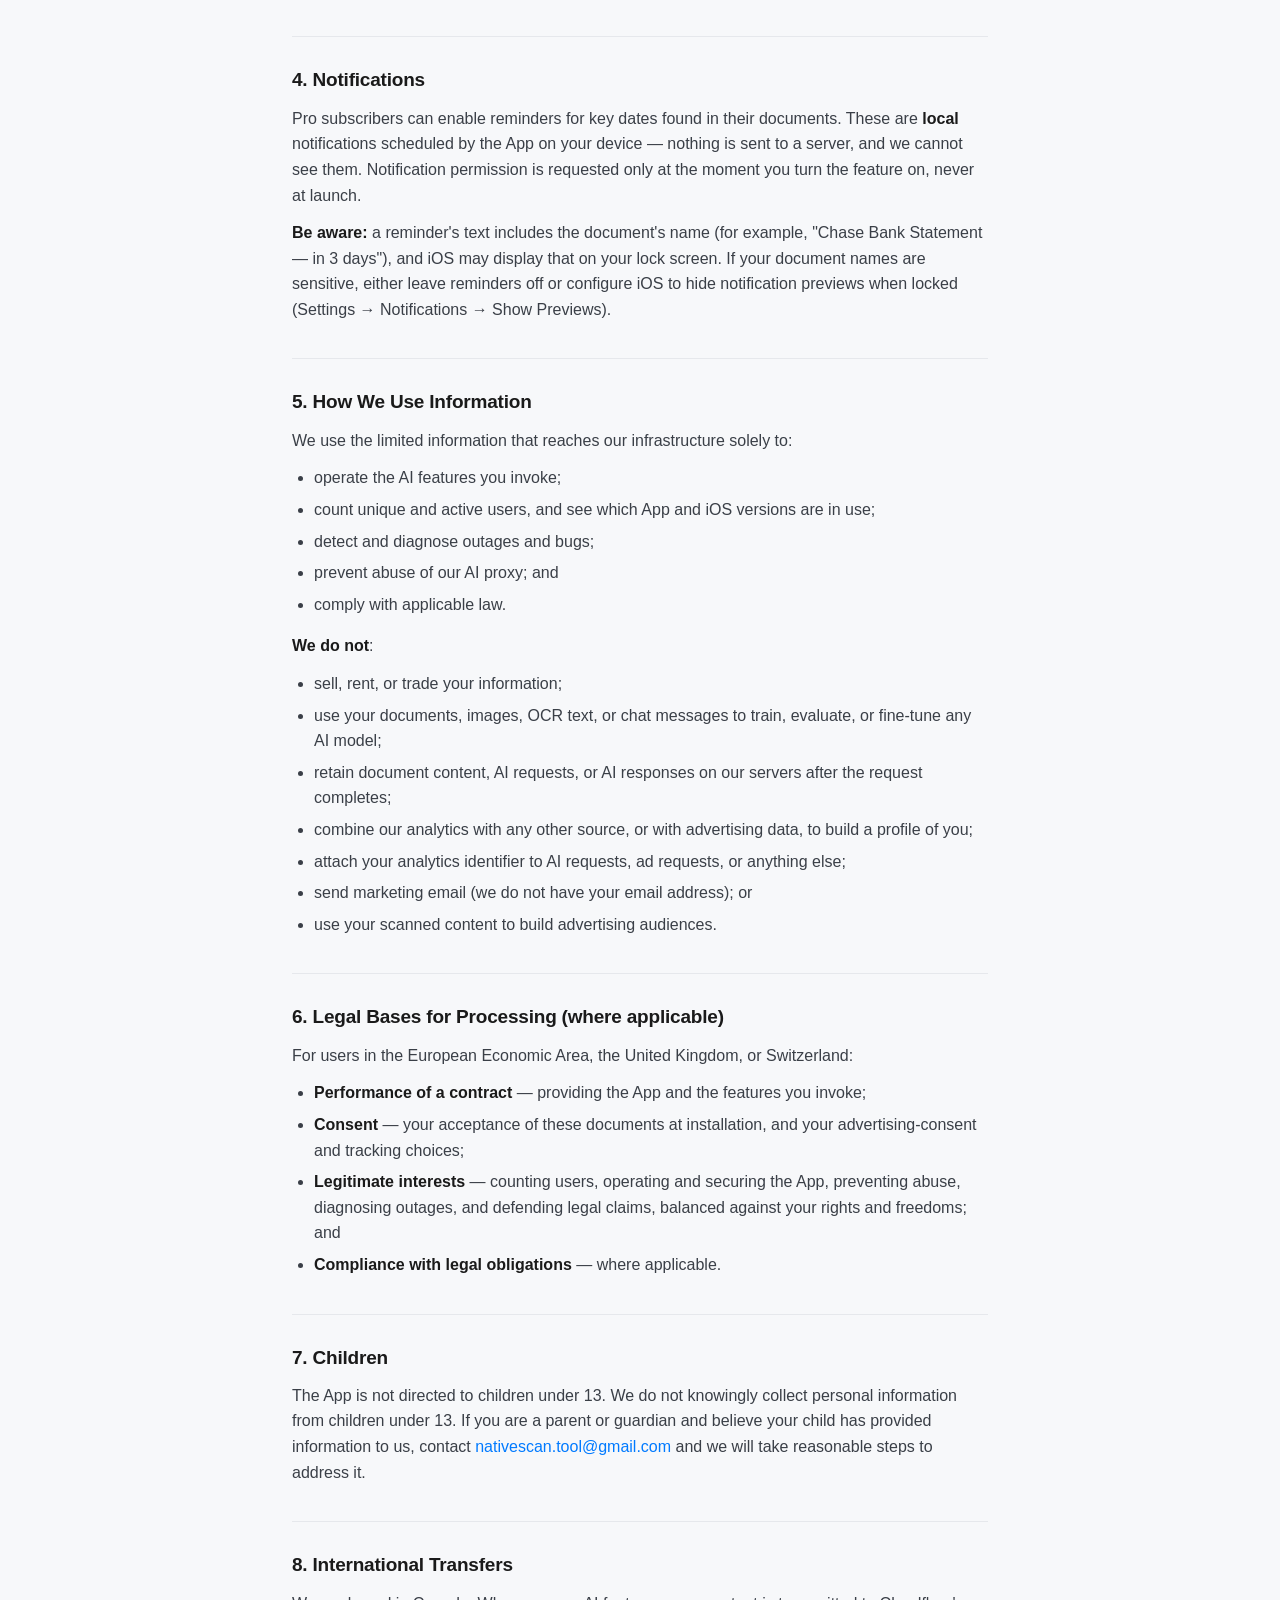
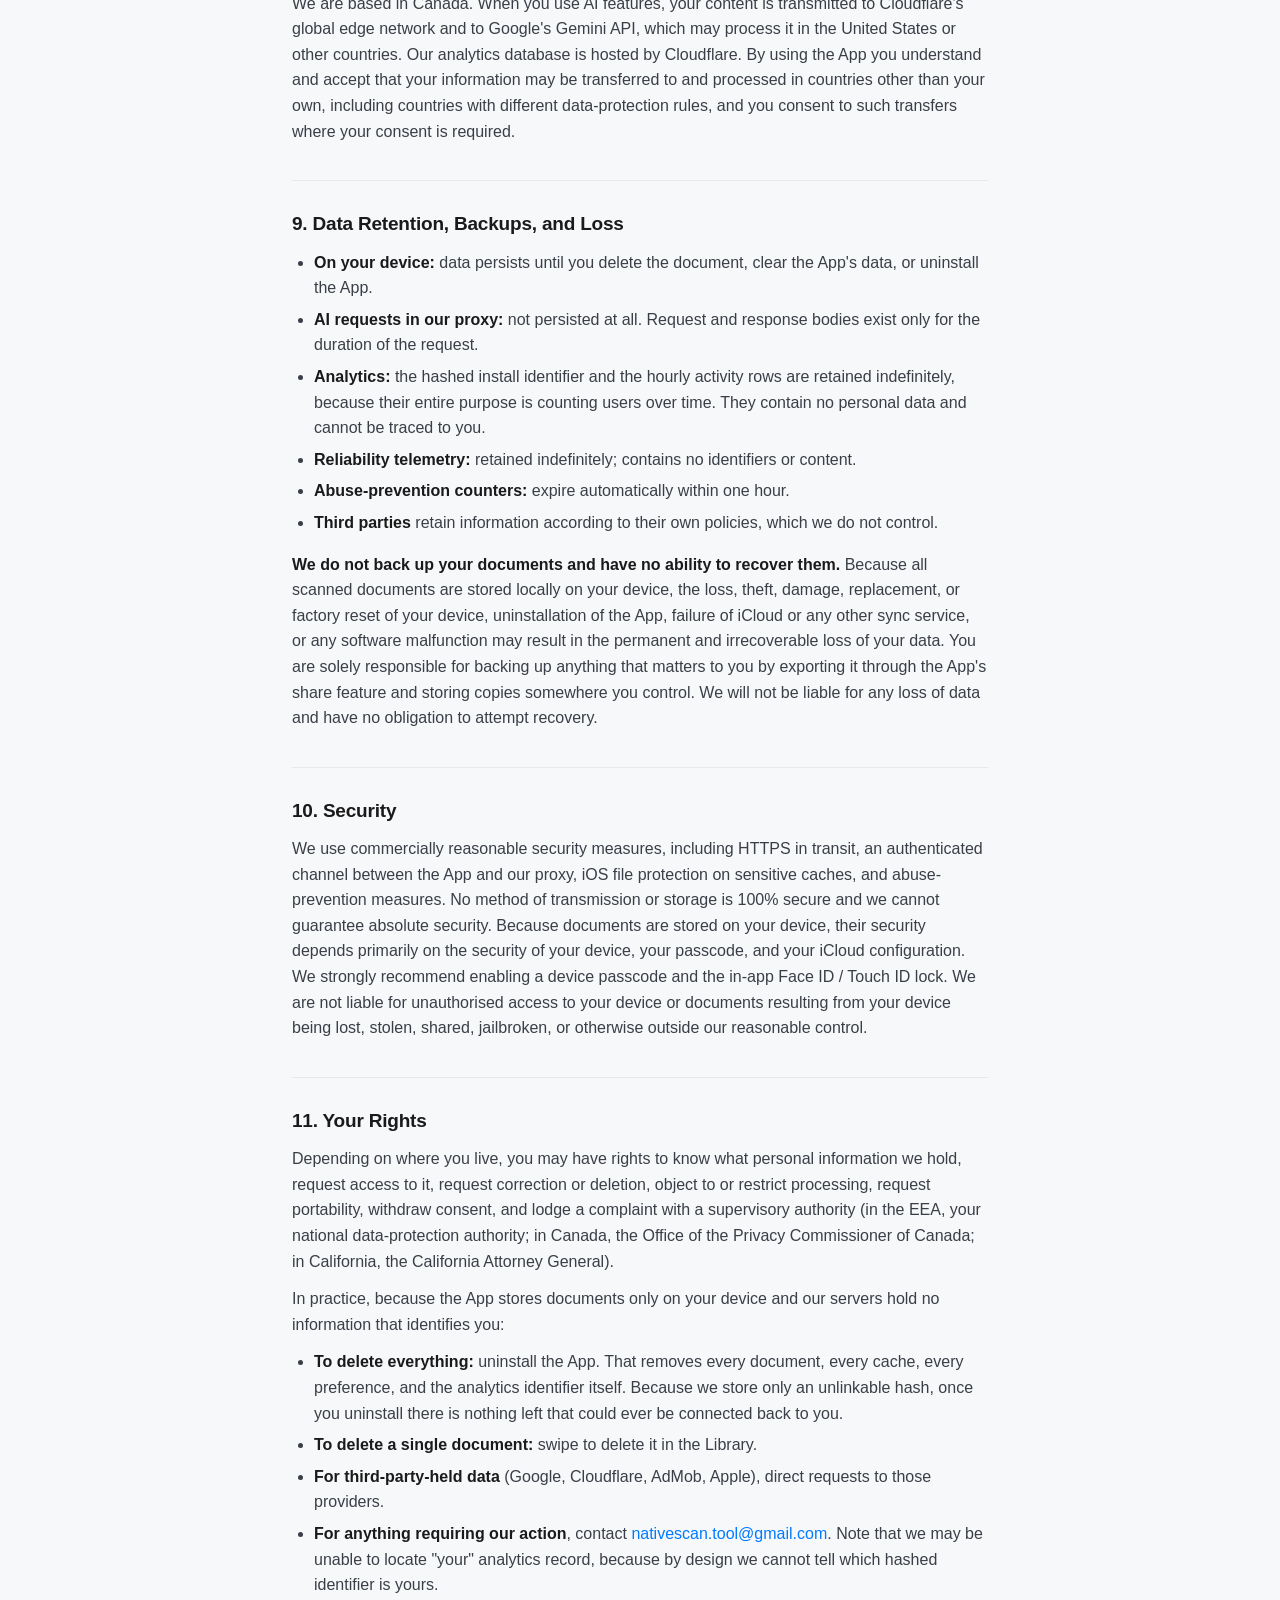
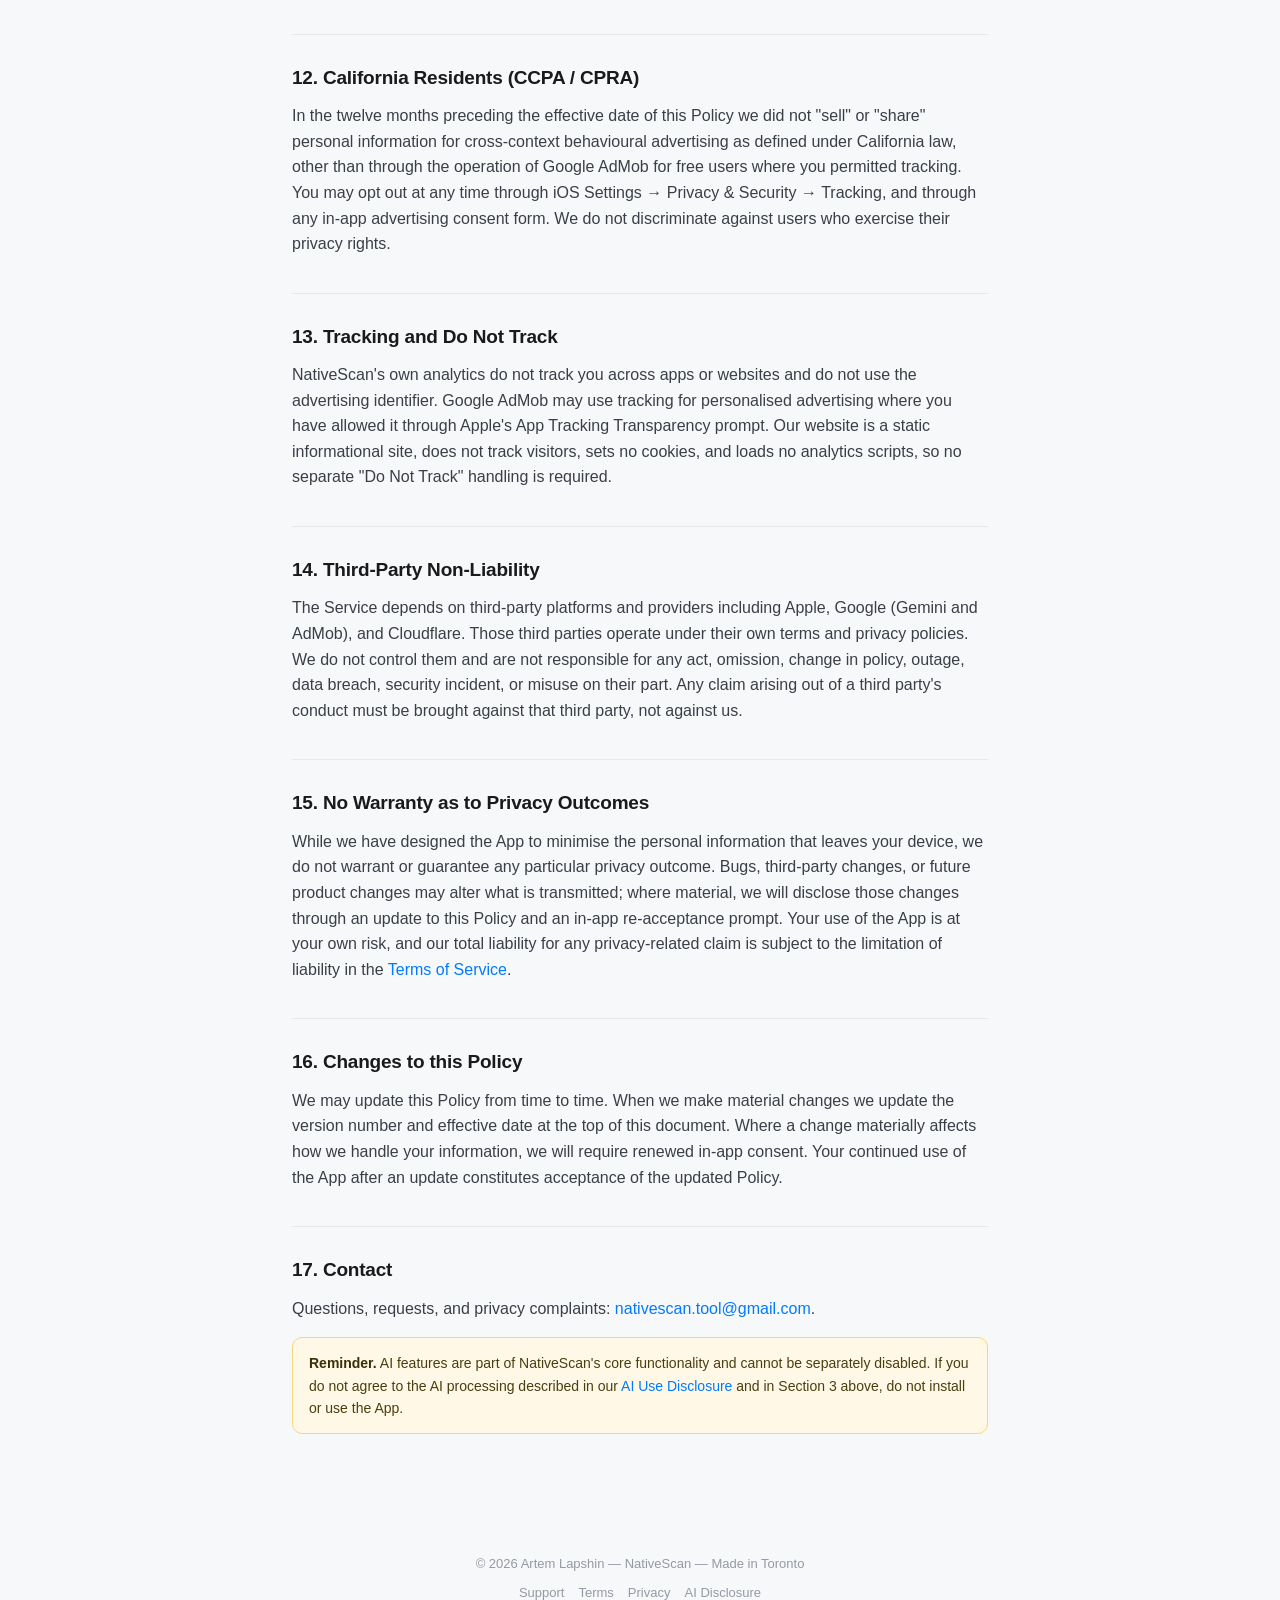
<file: privacy.html>
<!DOCTYPE html>
<html lang="en">
<head>
  <meta charset="UTF-8">
  <meta name="viewport" content="width=device-width, initial-scale=1.0">
  <title>NativeScan — Privacy Policy</title>
  <meta name="description" content="Privacy Policy for the NativeScan iOS app — what we collect, what leaves your device, and your rights.">
  <link rel="stylesheet" href="style.css">
</head>
<body class="legal">

<header class="site-header">
  <h1>NativeScan</h1>
  <p>Privacy Policy</p>
  <nav class="site-nav">
    <a href="index.html">Support</a>
    <a href="terms.html">Terms</a>
    <a href="privacy.html" class="active">Privacy</a>
    <a href="ai-disclosure.html">AI Disclosure</a>
  </nav>
</header>

<div class="container">

  <div class="doc-meta">
    <strong>Effective date:</strong> August 1, 2026<br>
    <strong>Version:</strong> 3.0<br>
    <strong>Operator:</strong> Artem Lapshin, an individual operating NativeScan, Toronto, Ontario, Canada.<br>
    <strong>Contact:</strong> <a href="mailto:nativescan.tool@gmail.com">nativescan.tool@gmail.com</a>
  </div>

  <div class="summary">
    <strong>Plain-language summary.</strong> Your scanned documents are stored only on your device. We keep no server-side copy, no backup, and cannot recover anything you lose. When you use an AI feature, the relevant page image or text is sent through a proxy we operate on Cloudflare to Google's Gemini API, processed, and discarded — we do not retain it. The app also sends one anonymous "app opened" ping per hour containing a random ID that exists nowhere else, so we can count how many people use NativeScan. Free users see ads from Google AdMob, which does its own data collection under Google's policies. We do not sell your data and we do not use your documents to train AI models.
  </div>

  <div class="callout">
    <strong>What changed in version 3.0 (August 1, 2026).</strong> This version corrects and expands the previous policy. Specifically: (a) we added anonymous usage analytics — the app's first outbound telemetry; (b) we corrected a statement in v2.0 which said voice input is transcribed entirely on your device — depending on your device, language, and iOS settings, Apple's speech recognition may send audio to Apple's servers, so we no longer claim otherwise; (c) we documented two AI features that were not previously described (automatic key-date extraction and automatic Recall prompt suggestions); (d) we documented Spotlight indexing and the additional advertising formats now used. Please read Sections 2, 3, and 4 in full.
  </div>

  <h2>1. Who this Policy Applies To</h2>
  <p>This Privacy Policy describes how Artem Lapshin ("<strong>we</strong>", "<strong>us</strong>", or "<strong>our</strong>"), as the operator of the NativeScan mobile application ("<strong>App</strong>") and any related websites (collectively, the "<strong>Service</strong>"), handles information from users of the Service. It is incorporated by reference into our <a href="terms.html">Terms of Service</a> and our <a href="ai-disclosure.html">AI Use Disclosure</a>.</p>

  <h2>2. Information We Process</h2>
  <p>We have intentionally designed the App to minimise the personal information that leaves your device. The categories below describe what is processed, when, and by whom. Read Section 3 for the AI features specifically — those are where document content leaves your device.</p>

  <h3>2.1 Stored locally on your device only</h3>
  <ul>
    <li><strong>Scanned documents and associated metadata</strong> — captured images, edited pages, document titles, categories, custom folders, extracted key dates, and timestamps. These are stored in the App's private storage on your device. They are not uploaded to us and we keep no copy. Document content <em>is</em> transmitted for processing when you use an AI feature — see Section 3.</li>
    <li><strong>App preferences</strong> — onboarding status, appearance setting, biometric-lock setting, subscription state, legal-acceptance flags, AI quota counters, ad frequency counters, and similar small values stored in iOS UserDefaults.</li>
    <li><strong>Biometric data</strong> — Face ID / Touch ID / Optic ID for the optional app lock is handled entirely by iOS. We never see, receive, process, or transmit your biometric data; iOS only tells the App whether authentication succeeded.</li>
    <li><strong>On-device text recognition (OCR)</strong> — performed locally using Apple's Vision framework. The OCR step itself involves no network connection. The resulting text is stored on your device and may later be transmitted if you use an AI feature.</li>
    <li><strong>On-device date detection</strong> — the first pass at finding due dates and expiry dates uses Apple's on-device NSDataDetector over your OCR text, with no network connection.</li>
    <li><strong>Derived caches</strong> — the App caches AI results and extracted dates on your device to avoid repeat processing. These are removed when you delete the App.</li>
  </ul>

  <h3>2.2 Spotlight indexing</h3>
  <p>To let you find documents from the iOS system search screen, the App adds each document's name, its AI category, and a short excerpt of its recognised text (approximately the first 280 characters) to Apple's on-device Core Spotlight index. This index is maintained by iOS on your device. It is not transmitted to us. Note that content in the Spotlight index can surface in system search results outside the App, and may be included in encrypted device backups made by iOS. Deleting the App removes its Spotlight entries.</p>

  <h3>2.3 Voice input for Recall</h3>
  <p><strong>Please read this carefully — it corrects a statement in the previous version of this policy.</strong> When you use the microphone to dictate a Recall question, the App uses Apple's <code>SFSpeechRecognizer</code>. Depending on your device model, the language you speak, and your iOS settings, Apple's speech recognition may process your audio <strong>on Apple's servers rather than on your device</strong>. The App does not force on-device-only recognition. Audio handled this way is processed by Apple under Apple's privacy policy, not ours — we never receive the audio itself, only the resulting transcribed text, which is then used as your Recall question (and therefore transmitted as described in Section 3). If you would prefer that no audio ever leaves your device, type your Recall questions instead of dictating them, or deny the microphone and speech-recognition permissions.</p>

  <h3>2.4 Anonymous usage analytics</h3>
  <p>The App counts how many people use it. This is the App's only outbound telemetry that is not part of a feature you invoked.</p>
  <ul>
    <li><strong>What is sent:</strong> a random identifier the App generates for itself on first launch, the App's version number, and your major iOS version (for example "iOS 26"). Nothing else.</li>
    <li><strong>When:</strong> at most once per hour, when you open the App. It is sent in the background and never delays anything.</li>
    <li><strong>The identifier</strong> is a random value created by the App. It is <strong>not</strong> the Apple advertising identifier (IDFA), <strong>not</strong> the vendor identifier (IDFV), and is not derived from any hardware or account identifier. It exists nowhere else and cannot be matched to you, to your Apple ID, or to your activity in any other app or website. Deleting NativeScan destroys it permanently; reinstalling generates a brand-new one.</li>
    <li><strong>What we store:</strong> our server stores only a one-way SHA-256 hash of that identifier, the timestamp we first saw it, the App version, and the iOS major version. We store two things per user: one permanent row recording that an install exists, and one row per hour in which the App was opened.</li>
    <li><strong>What is never sent or stored with it:</strong> your IP address, device model, device name, locale, location, or any document, image, OCR, or chat content.</li>
  </ul>
  <p>We use this solely to know how many people use NativeScan, how many are active, and which App and iOS versions are in use so we can decide what to support. It is not used to profile you, is not sold or shared, and is not combined with any other source.</p>

  <h3>2.5 Service-reliability telemetry (our server)</h3>
  <p>Our proxy records technical failures so we can detect outages — for example, if the AI provider starts rejecting requests. Each record contains a timestamp, which feature failed ("naming", "recall", "auth", or "request"), an error code, an HTTP status, and a short sanitised technical detail capped at 200 characters describing the <em>shape</em> of the problem (for example, the length of a malformed response). Records contain <strong>no</strong> identifiers, <strong>no</strong> document content, <strong>no</strong> OCR text, <strong>no</strong> chat messages, and <strong>no</strong> AI output. Successful requests are not logged at all.</p>

  <h3>2.6 Abuse prevention</h3>
  <p>To stop any single source from exhausting our AI quota, our proxy counts requests per IP address within a rolling one-hour window. Your IP address is used transiently as a lookup key in Cloudflare's edge cache and expires automatically at the end of that window. It is <strong>not</strong> written to our database, not associated with your install identifier, and not retained.</p>

  <h3>2.7 Collected by third-party services we do not control</h3>
  <p>These third parties operate under their own terms and privacy policies. We have no control over, and accept no responsibility for, their practices. You are responsible for reviewing their policies.</p>
  <ul>
    <li><strong>Apple.</strong> If you purchase a subscription, Apple processes the transaction through StoreKit. We receive only your subscription status — never your Apple ID, name, email address, or payment method. Apple's speech recognition may also process dictated audio (Section 2.3).</li>
    <li><strong>Google AdMob (free users only).</strong> AdMob may collect device identifiers (including Apple's Identifier for Advertisers where you have permitted tracking), ad-interaction data, coarse location, IP address, and similar information in order to select, serve, and measure advertising. Ad formats used are banner, interstitial, rewarded, app-open, and native ads. AdMob's processing is governed by Google's privacy policy.</li>
    <li><strong>Google (Gemini API).</strong> Processes the document content you submit for an AI feature. Governed by Google's API terms and applicable Gemini data-use policies.</li>
    <li><strong>Cloudflare.</strong> Hosts our proxy and our analytics database. May process technical information such as IP address and request metadata as part of providing the service, governed by Cloudflare's privacy policy.</li>
  </ul>

  <h3>2.8 App Tracking Transparency and advertising consent</h3>
  <p>Free users are shown Apple's App Tracking Transparency prompt shortly after first entering the App, and, where required by law, a Google-provided consent form for advertising. If you allow tracking, AdMob may use your advertising identifier to personalise ads. If you decline, ads are still shown but are less personalised — <strong>the App works exactly the same either way</strong>, and no NativeScan feature is withheld. You can change your choice at any time in iOS Settings → Privacy &amp; Security → Tracking. Our own analytics described in Section 2.4 do not use the advertising identifier and are unaffected by this choice.</p>

  <h2>3. AI Features — what leaves your device</h2>
  <p>NativeScan's AI features are powered by Google's Gemini models, reached through a proxy we operate on Cloudflare. When you use one, the data listed below is transmitted from your device, through our proxy, to Google, and the response is returned to you. <strong>Our proxy does not retain the request or the response.</strong> See the <a href="ai-disclosure.html">AI Use Disclosure</a> for the full description, including the limitations of AI output.</p>
  <table class="data-table">
    <thead>
      <tr><th>Feature</th><th>What is transmitted</th><th>When</th></tr>
    </thead>
    <tbody>
      <tr>
        <td><strong>AutoName</strong> — suggests a document title</td>
        <td>One page image from the document, downscaled, plus the recognised text of the document</td>
        <td>Automatically after a scan finishes processing, and when you manually re-run it</td>
      </tr>
      <tr>
        <td><strong>AutoSort</strong> — suggests a category folder</td>
        <td>Same single request as AutoName — no additional data is sent</td>
        <td>Same as AutoName (result applied for Pro subscribers)</td>
      </tr>
      <tr>
        <td><strong>Recall</strong> — ask questions about your documents</td>
        <td>Your question, plus the title and an excerpt of recognised text from up to five documents the App judges most relevant, plus recent messages in the current conversation</td>
        <td>When you send a Recall message</td>
      </tr>
      <tr>
        <td><strong>Recall suggestions</strong> — proposes questions you might ask</td>
        <td>The title, category, and a short text excerpt from your three most recent documents</td>
        <td><strong>Automatically</strong>, once your library reaches three documents, then refreshed periodically</td>
      </tr>
      <tr>
        <td><strong>Key dates</strong> — finds due dates, expiry and renewal dates</td>
        <td>The recognised text of the document, plus today's date. This is the largest text payload of any feature.</td>
        <td><strong>Automatically</strong> in the background, only when on-device date detection finds nothing. Free tier: your two oldest documents. Pro: all documents.</td>
      </tr>
    </tbody>
  </table>
  <p><strong>Two of these run automatically.</strong> AutoName runs after every scan, and key-date extraction and Recall suggestions run in the background without a separate prompt each time. There is currently <strong>no in-app switch to disable AI processing</strong> — it is integral to how NativeScan works. If you do not want a particular document's contents processed this way, do not scan it into NativeScan. Your acceptance of the <a href="ai-disclosure.html">AI Use Disclosure</a> during onboarding is your consent to this processing.</p>
  <p>No account, real name, email address, or persistent user identifier is attached to AI requests by us. The anonymous analytics identifier described in Section 2.4 is <strong>not</strong> sent with AI requests and cannot be used to link an AI request back to an install.</p>

  <h2>4. Notifications</h2>
  <p>Pro subscribers can enable reminders for key dates found in their documents. These are <strong>local</strong> notifications scheduled by the App on your device — nothing is sent to a server, and we cannot see them. Notification permission is requested only at the moment you turn the feature on, never at launch.</p>
  <p><strong>Be aware:</strong> a reminder's text includes the document's name (for example, "Chase Bank Statement — in 3 days"), and iOS may display that on your lock screen. If your document names are sensitive, either leave reminders off or configure iOS to hide notification previews when locked (Settings → Notifications → Show Previews).</p>

  <h2>5. How We Use Information</h2>
  <p>We use the limited information that reaches our infrastructure solely to:</p>
  <ul>
    <li>operate the AI features you invoke;</li>
    <li>count unique and active users, and see which App and iOS versions are in use;</li>
    <li>detect and diagnose outages and bugs;</li>
    <li>prevent abuse of our AI proxy; and</li>
    <li>comply with applicable law.</li>
  </ul>
  <p><strong>We do not</strong>:</p>
  <ul>
    <li>sell, rent, or trade your information;</li>
    <li>use your documents, images, OCR text, or chat messages to train, evaluate, or fine-tune any AI model;</li>
    <li>retain document content, AI requests, or AI responses on our servers after the request completes;</li>
    <li>combine our analytics with any other source, or with advertising data, to build a profile of you;</li>
    <li>attach your analytics identifier to AI requests, ad requests, or anything else;</li>
    <li>send marketing email (we do not have your email address); or</li>
    <li>use your scanned content to build advertising audiences.</li>
  </ul>

  <h2>6. Legal Bases for Processing (where applicable)</h2>
  <p>For users in the European Economic Area, the United Kingdom, or Switzerland:</p>
  <ul>
    <li><strong>Performance of a contract</strong> — providing the App and the features you invoke;</li>
    <li><strong>Consent</strong> — your acceptance of these documents at installation, and your advertising-consent and tracking choices;</li>
    <li><strong>Legitimate interests</strong> — counting users, operating and securing the App, preventing abuse, diagnosing outages, and defending legal claims, balanced against your rights and freedoms; and</li>
    <li><strong>Compliance with legal obligations</strong> — where applicable.</li>
  </ul>

  <h2>7. Children</h2>
  <p>The App is not directed to children under 13. We do not knowingly collect personal information from children under 13. If you are a parent or guardian and believe your child has provided information to us, contact <a href="mailto:nativescan.tool@gmail.com">nativescan.tool@gmail.com</a> and we will take reasonable steps to address it.</p>

  <h2>8. International Transfers</h2>
  <p>We are based in Canada. When you use AI features, your content is transmitted to Cloudflare's global edge network and to Google's Gemini API, which may process it in the United States or other countries. Our analytics database is hosted by Cloudflare. By using the App you understand and accept that your information may be transferred to and processed in countries other than your own, including countries with different data-protection rules, and you consent to such transfers where your consent is required.</p>

  <h2>9. Data Retention, Backups, and Loss</h2>
  <ul>
    <li><strong>On your device:</strong> data persists until you delete the document, clear the App's data, or uninstall the App.</li>
    <li><strong>AI requests in our proxy:</strong> not persisted at all. Request and response bodies exist only for the duration of the request.</li>
    <li><strong>Analytics:</strong> the hashed install identifier and the hourly activity rows are retained indefinitely, because their entire purpose is counting users over time. They contain no personal data and cannot be traced to you.</li>
    <li><strong>Reliability telemetry:</strong> retained indefinitely; contains no identifiers or content.</li>
    <li><strong>Abuse-prevention counters:</strong> expire automatically within one hour.</li>
    <li><strong>Third parties</strong> retain information according to their own policies, which we do not control.</li>
  </ul>
  <p><strong>We do not back up your documents and have no ability to recover them.</strong> Because all scanned documents are stored locally on your device, the loss, theft, damage, replacement, or factory reset of your device, uninstallation of the App, failure of iCloud or any other sync service, or any software malfunction may result in the permanent and irrecoverable loss of your data. You are solely responsible for backing up anything that matters to you by exporting it through the App's share feature and storing copies somewhere you control. We will not be liable for any loss of data and have no obligation to attempt recovery.</p>

  <h2>10. Security</h2>
  <p>We use commercially reasonable security measures, including HTTPS in transit, an authenticated channel between the App and our proxy, iOS file protection on sensitive caches, and abuse-prevention measures. No method of transmission or storage is 100% secure and we cannot guarantee absolute security. Because documents are stored on your device, their security depends primarily on the security of your device, your passcode, and your iCloud configuration. We strongly recommend enabling a device passcode and the in-app Face ID / Touch ID lock. We are not liable for unauthorised access to your device or documents resulting from your device being lost, stolen, shared, jailbroken, or otherwise outside our reasonable control.</p>

  <h2>11. Your Rights</h2>
  <p>Depending on where you live, you may have rights to know what personal information we hold, request access to it, request correction or deletion, object to or restrict processing, request portability, withdraw consent, and lodge a complaint with a supervisory authority (in the EEA, your national data-protection authority; in Canada, the Office of the Privacy Commissioner of Canada; in California, the California Attorney General).</p>
  <p>In practice, because the App stores documents only on your device and our servers hold no information that identifies you:</p>
  <ul>
    <li><strong>To delete everything:</strong> uninstall the App. That removes every document, every cache, every preference, and the analytics identifier itself. Because we store only an unlinkable hash, once you uninstall there is nothing left that could ever be connected back to you.</li>
    <li><strong>To delete a single document:</strong> swipe to delete it in the Library.</li>
    <li><strong>For third-party-held data</strong> (Google, Cloudflare, AdMob, Apple), direct requests to those providers.</li>
    <li><strong>For anything requiring our action</strong>, contact <a href="mailto:nativescan.tool@gmail.com">nativescan.tool@gmail.com</a>. Note that we may be unable to locate "your" analytics record, because by design we cannot tell which hashed identifier is yours.</li>
  </ul>

  <h2>12. California Residents (CCPA / CPRA)</h2>
  <p>In the twelve months preceding the effective date of this Policy we did not "sell" or "share" personal information for cross-context behavioural advertising as defined under California law, other than through the operation of Google AdMob for free users where you permitted tracking. You may opt out at any time through iOS Settings → Privacy &amp; Security → Tracking, and through any in-app advertising consent form. We do not discriminate against users who exercise their privacy rights.</p>

  <h2>13. Tracking and Do Not Track</h2>
  <p>NativeScan's own analytics do not track you across apps or websites and do not use the advertising identifier. Google AdMob may use tracking for personalised advertising where you have allowed it through Apple's App Tracking Transparency prompt. Our website is a static informational site, does not track visitors, sets no cookies, and loads no analytics scripts, so no separate "Do Not Track" handling is required.</p>

  <h2>14. Third-Party Non-Liability</h2>
  <p>The Service depends on third-party platforms and providers including Apple, Google (Gemini and AdMob), and Cloudflare. Those third parties operate under their own terms and privacy policies. We do not control them and are not responsible for any act, omission, change in policy, outage, data breach, security incident, or misuse on their part. Any claim arising out of a third party's conduct must be brought against that third party, not against us.</p>

  <h2>15. No Warranty as to Privacy Outcomes</h2>
  <p>While we have designed the App to minimise the personal information that leaves your device, we do not warrant or guarantee any particular privacy outcome. Bugs, third-party changes, or future product changes may alter what is transmitted; where material, we will disclose those changes through an update to this Policy and an in-app re-acceptance prompt. Your use of the App is at your own risk, and our total liability for any privacy-related claim is subject to the limitation of liability in the <a href="terms.html">Terms of Service</a>.</p>

  <h2>16. Changes to this Policy</h2>
  <p>We may update this Policy from time to time. When we make material changes we update the version number and effective date at the top of this document. Where a change materially affects how we handle your information, we will require renewed in-app consent. Your continued use of the App after an update constitutes acceptance of the updated Policy.</p>

  <h2>17. Contact</h2>
  <p>Questions, requests, and privacy complaints: <a href="mailto:nativescan.tool@gmail.com">nativescan.tool@gmail.com</a>.</p>

  <div class="callout">
    <strong>Reminder.</strong> AI features are part of NativeScan's core functionality and cannot be separately disabled. If you do not agree to the AI processing described in our <a href="ai-disclosure.html">AI Use Disclosure</a> and in Section 3 above, do not install or use the App.
  </div>

</div>

<footer class="site-footer">
  &copy; 2026 Artem Lapshin &mdash; NativeScan &mdash; Made in Toronto
  <div class="footer-links">
    <a href="index.html">Support</a>
    <a href="terms.html">Terms</a>
    <a href="privacy.html">Privacy</a>
    <a href="ai-disclosure.html">AI Disclosure</a>
  </div>
</footer>

</body>
</html>
</file>
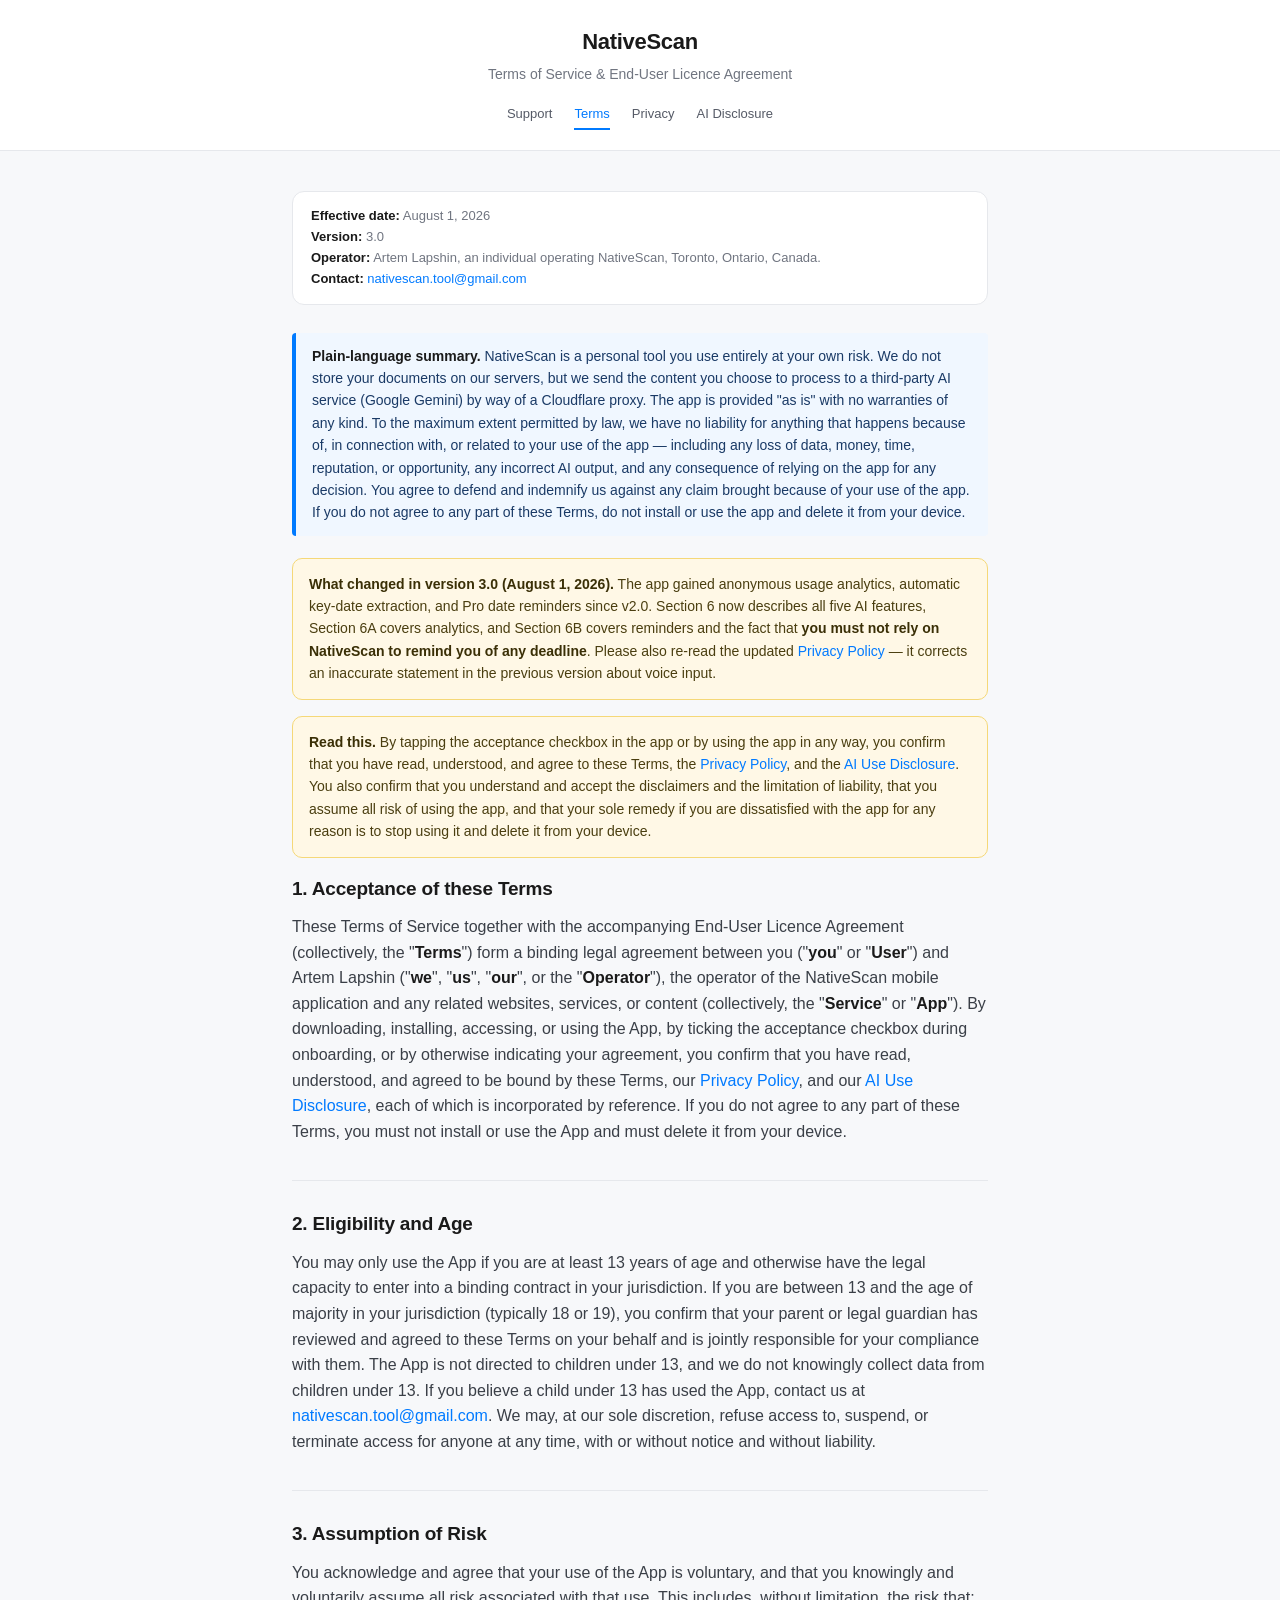
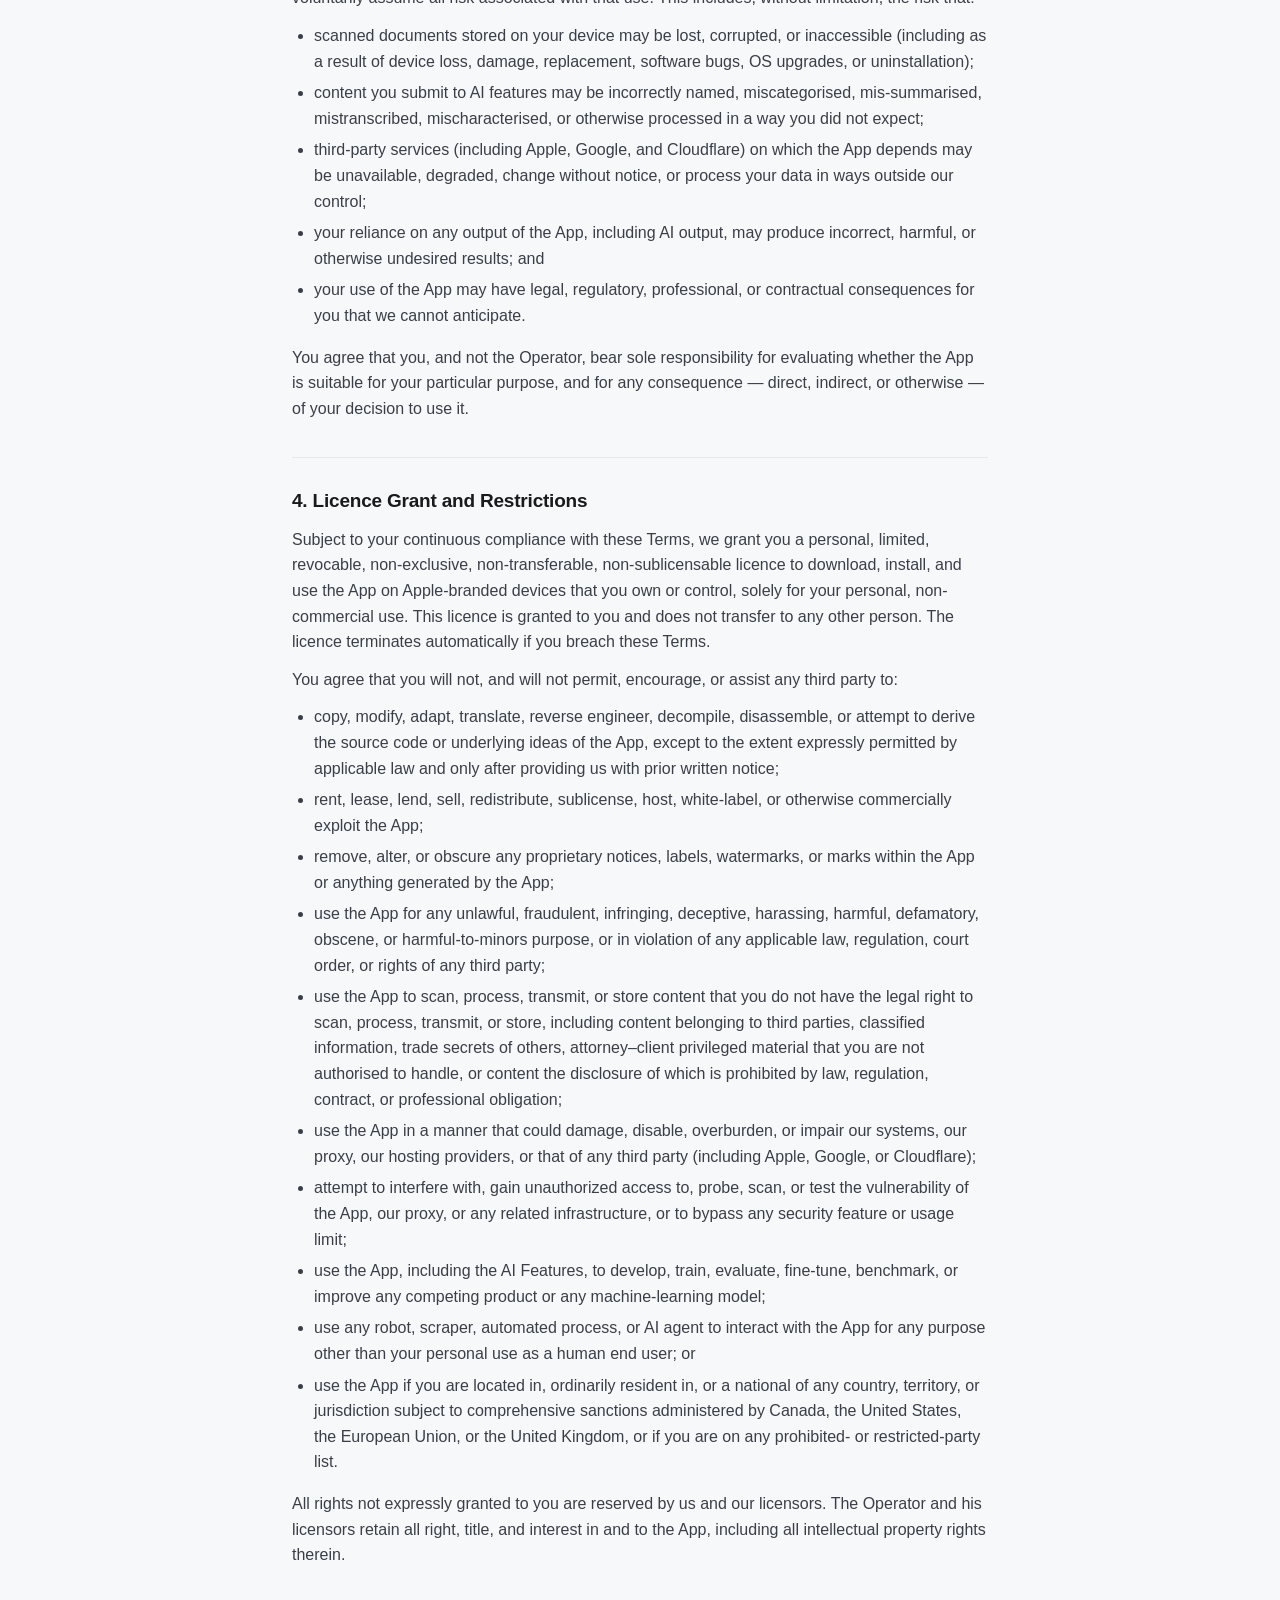
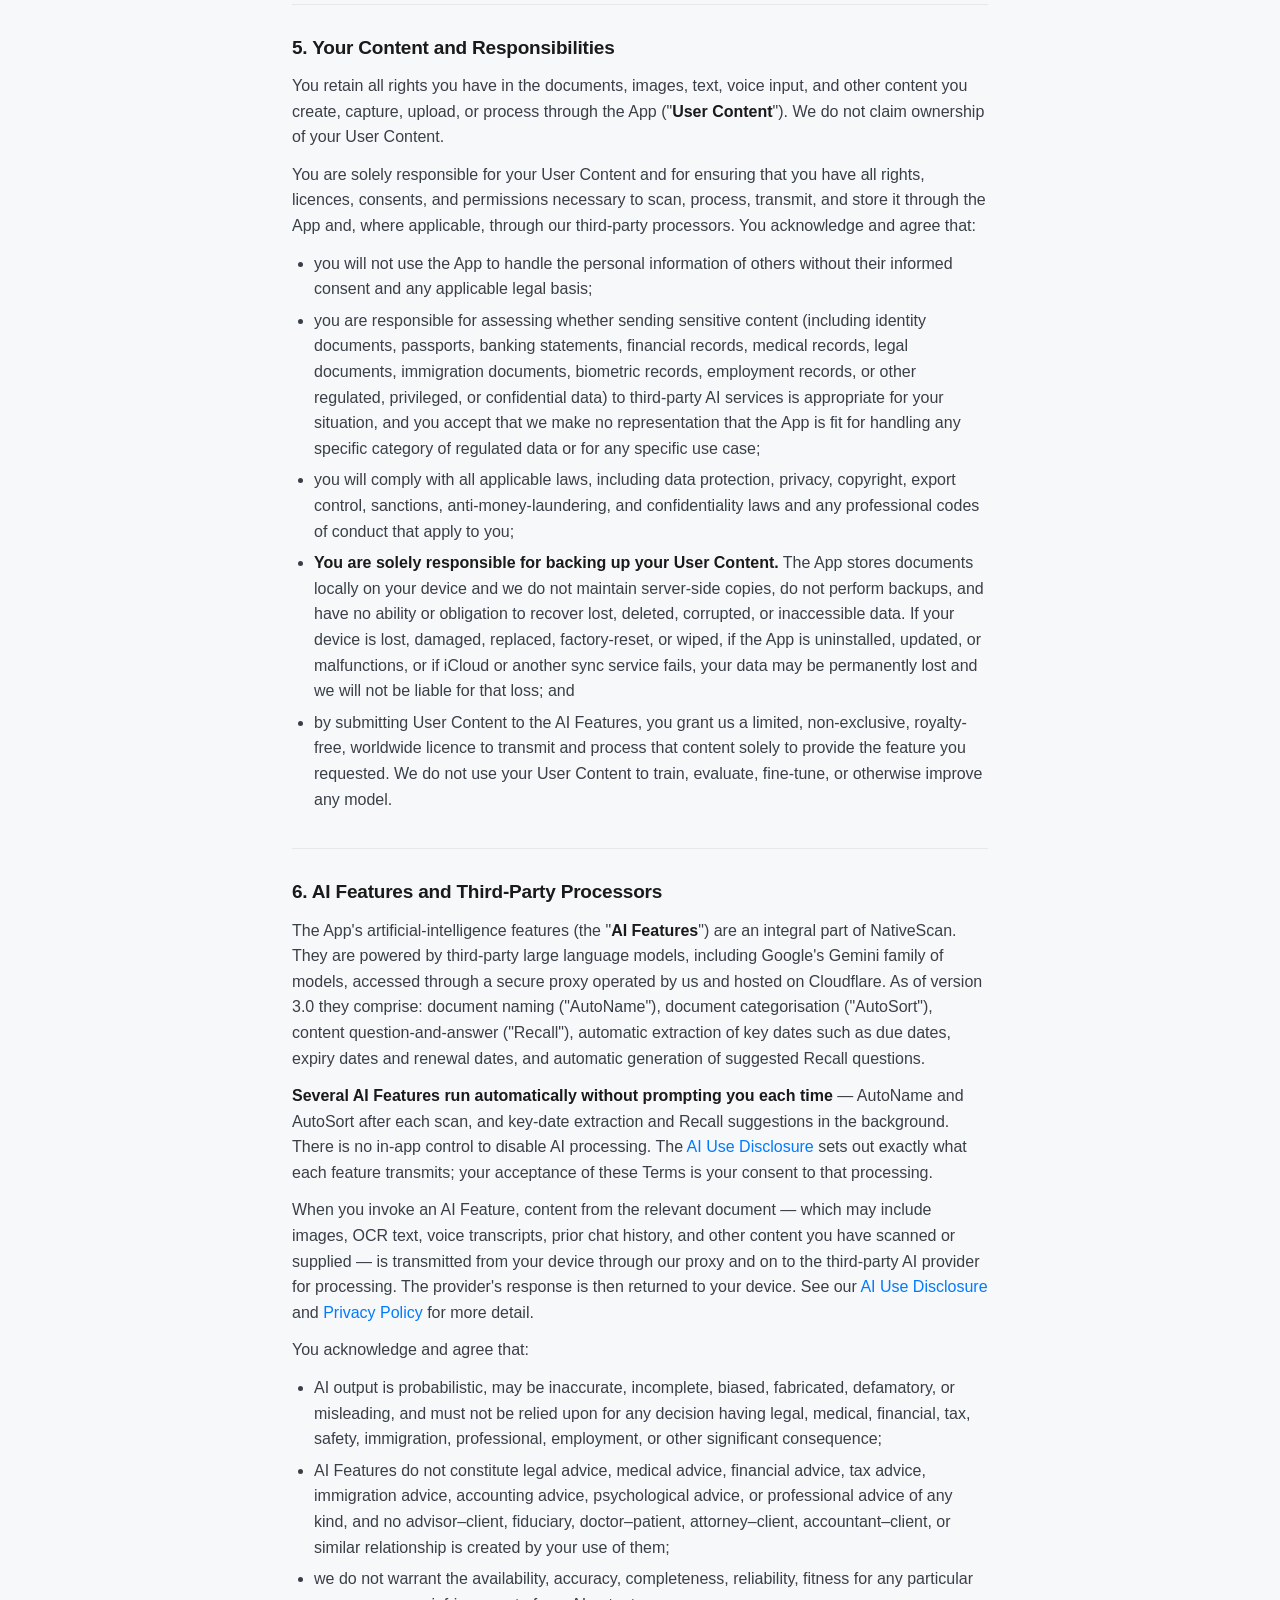
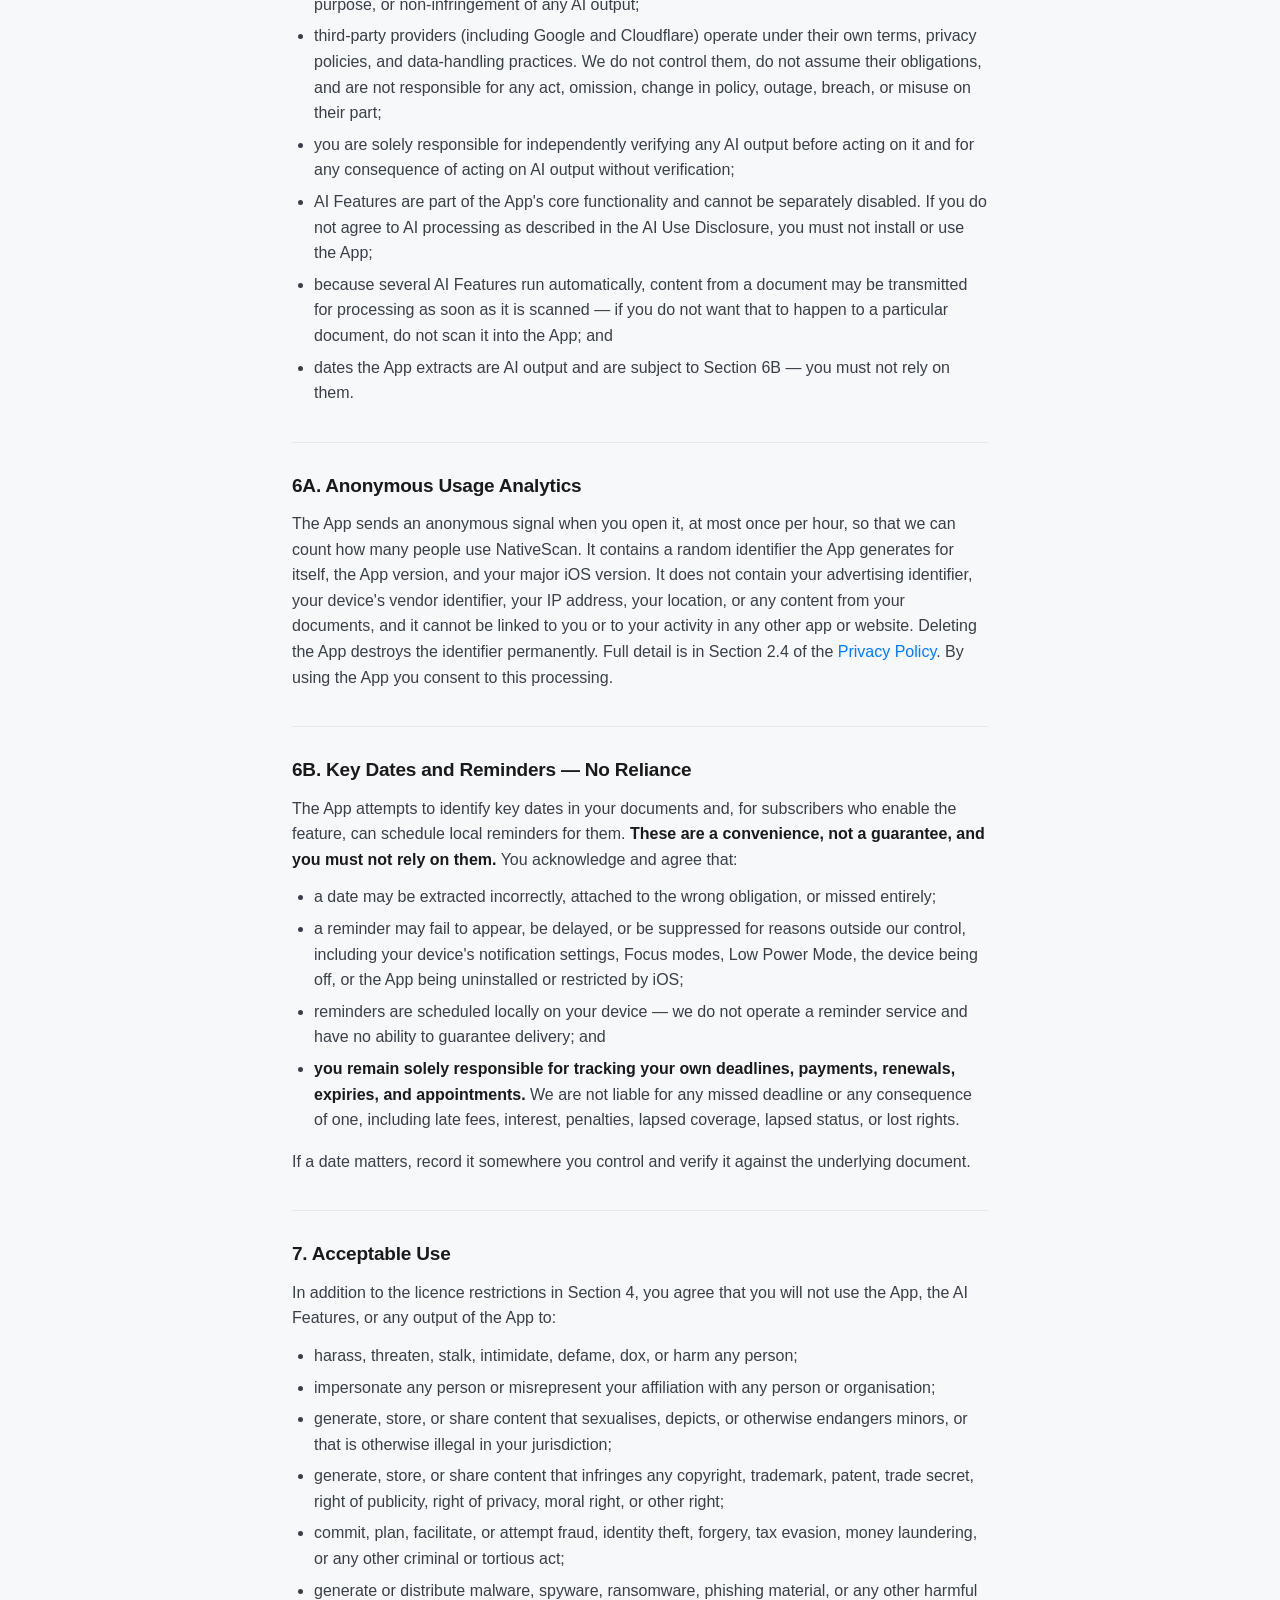
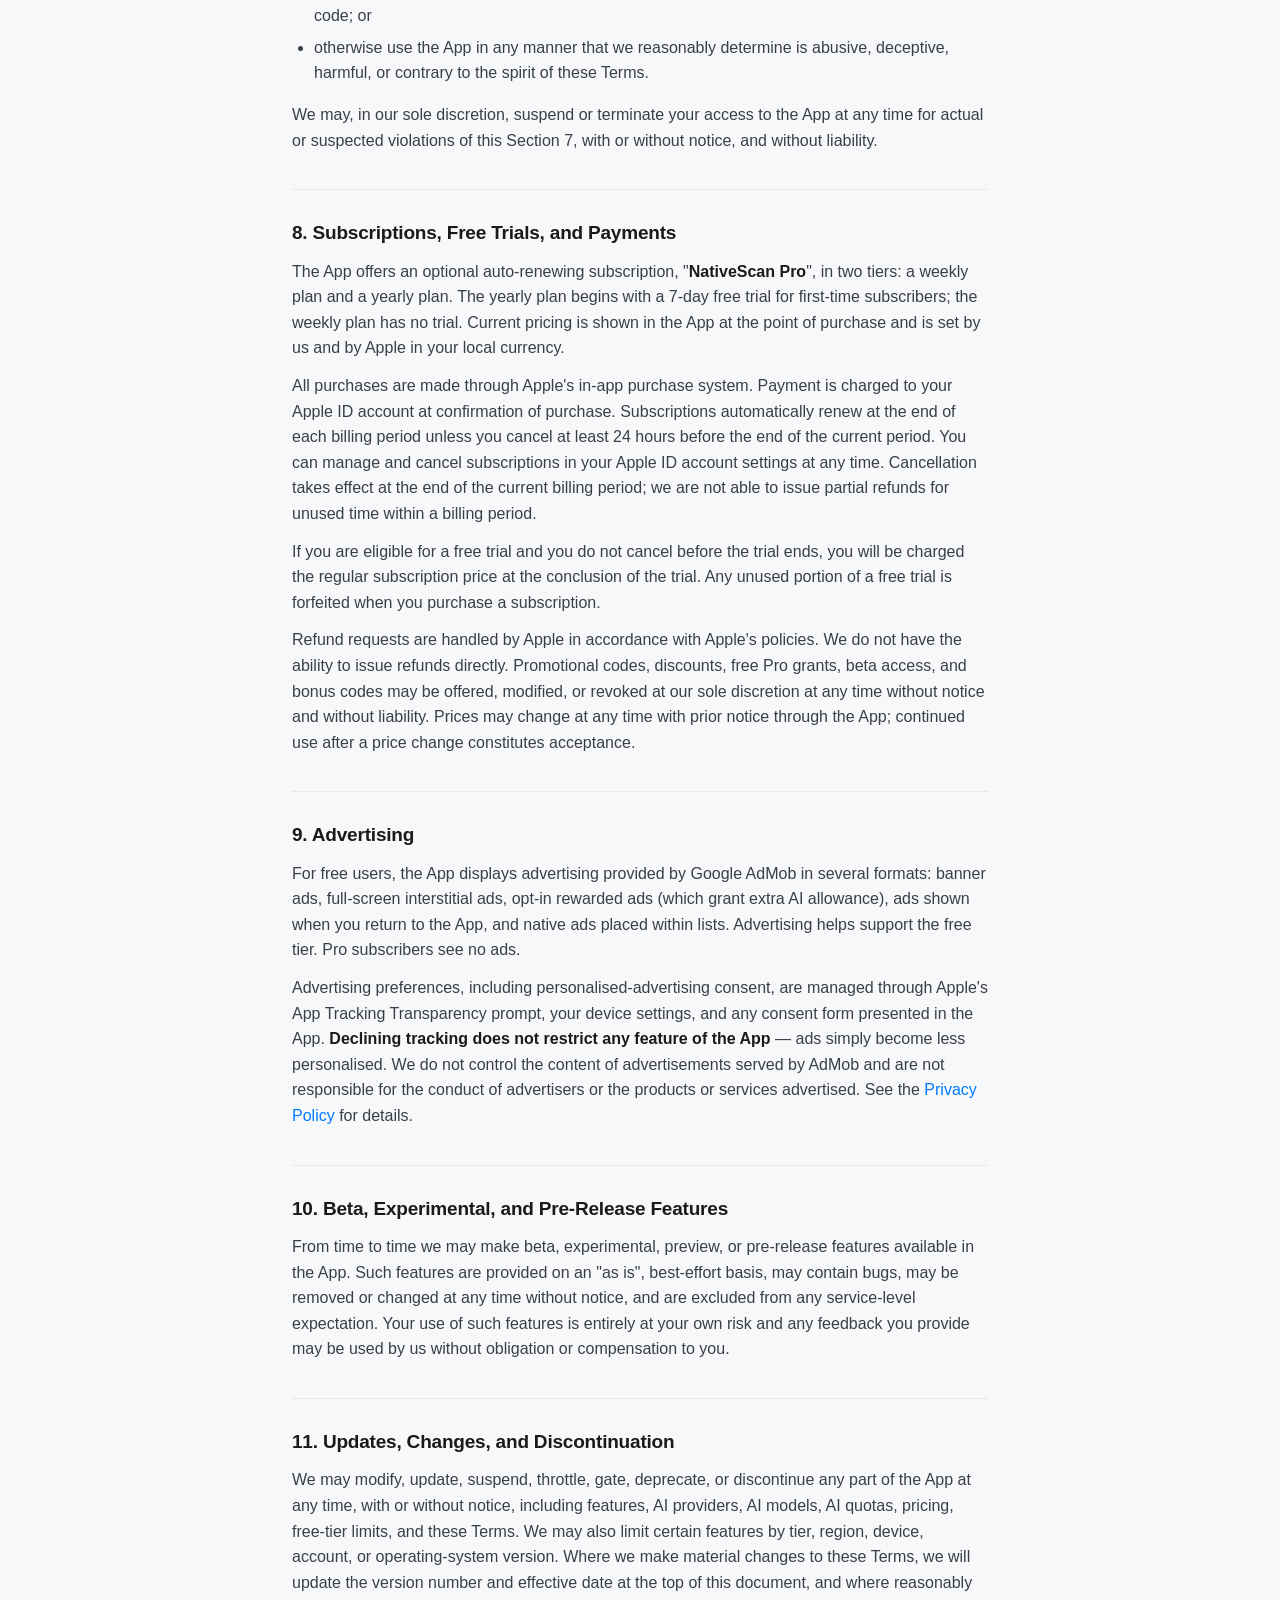
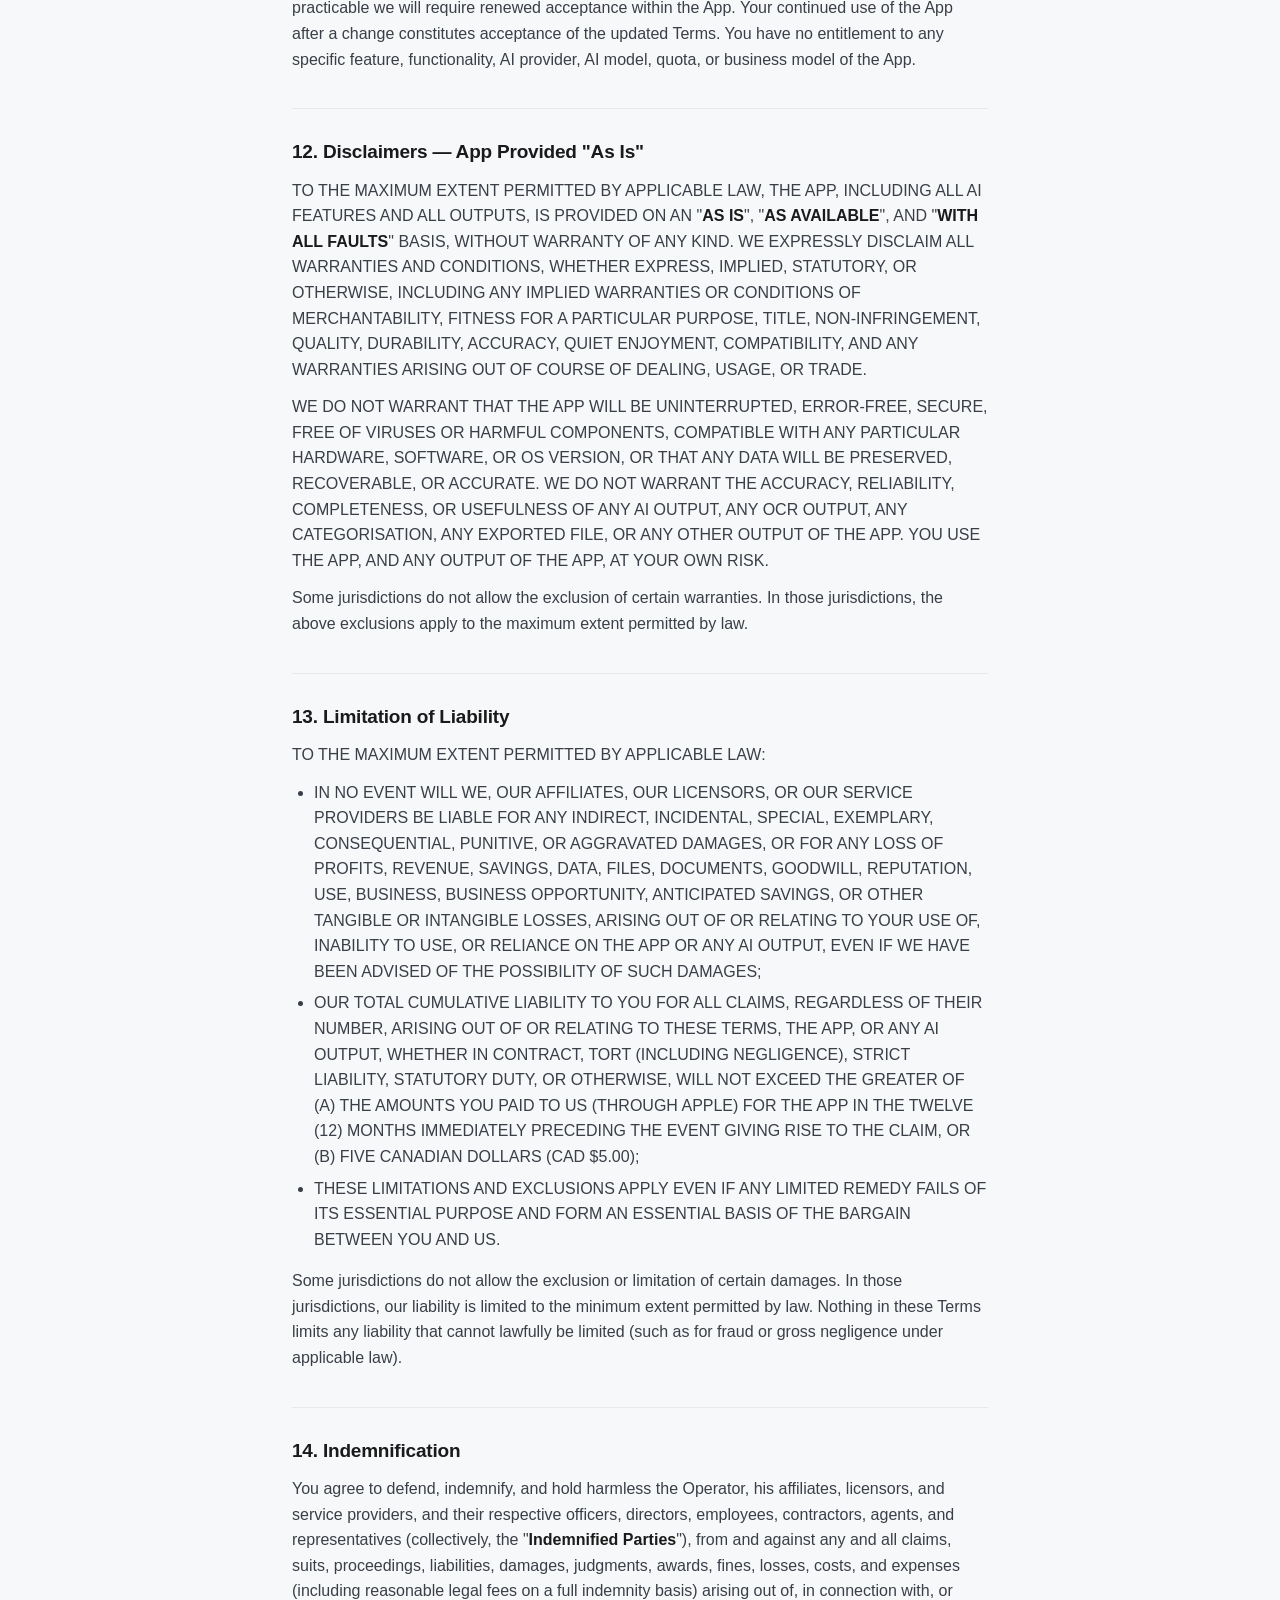
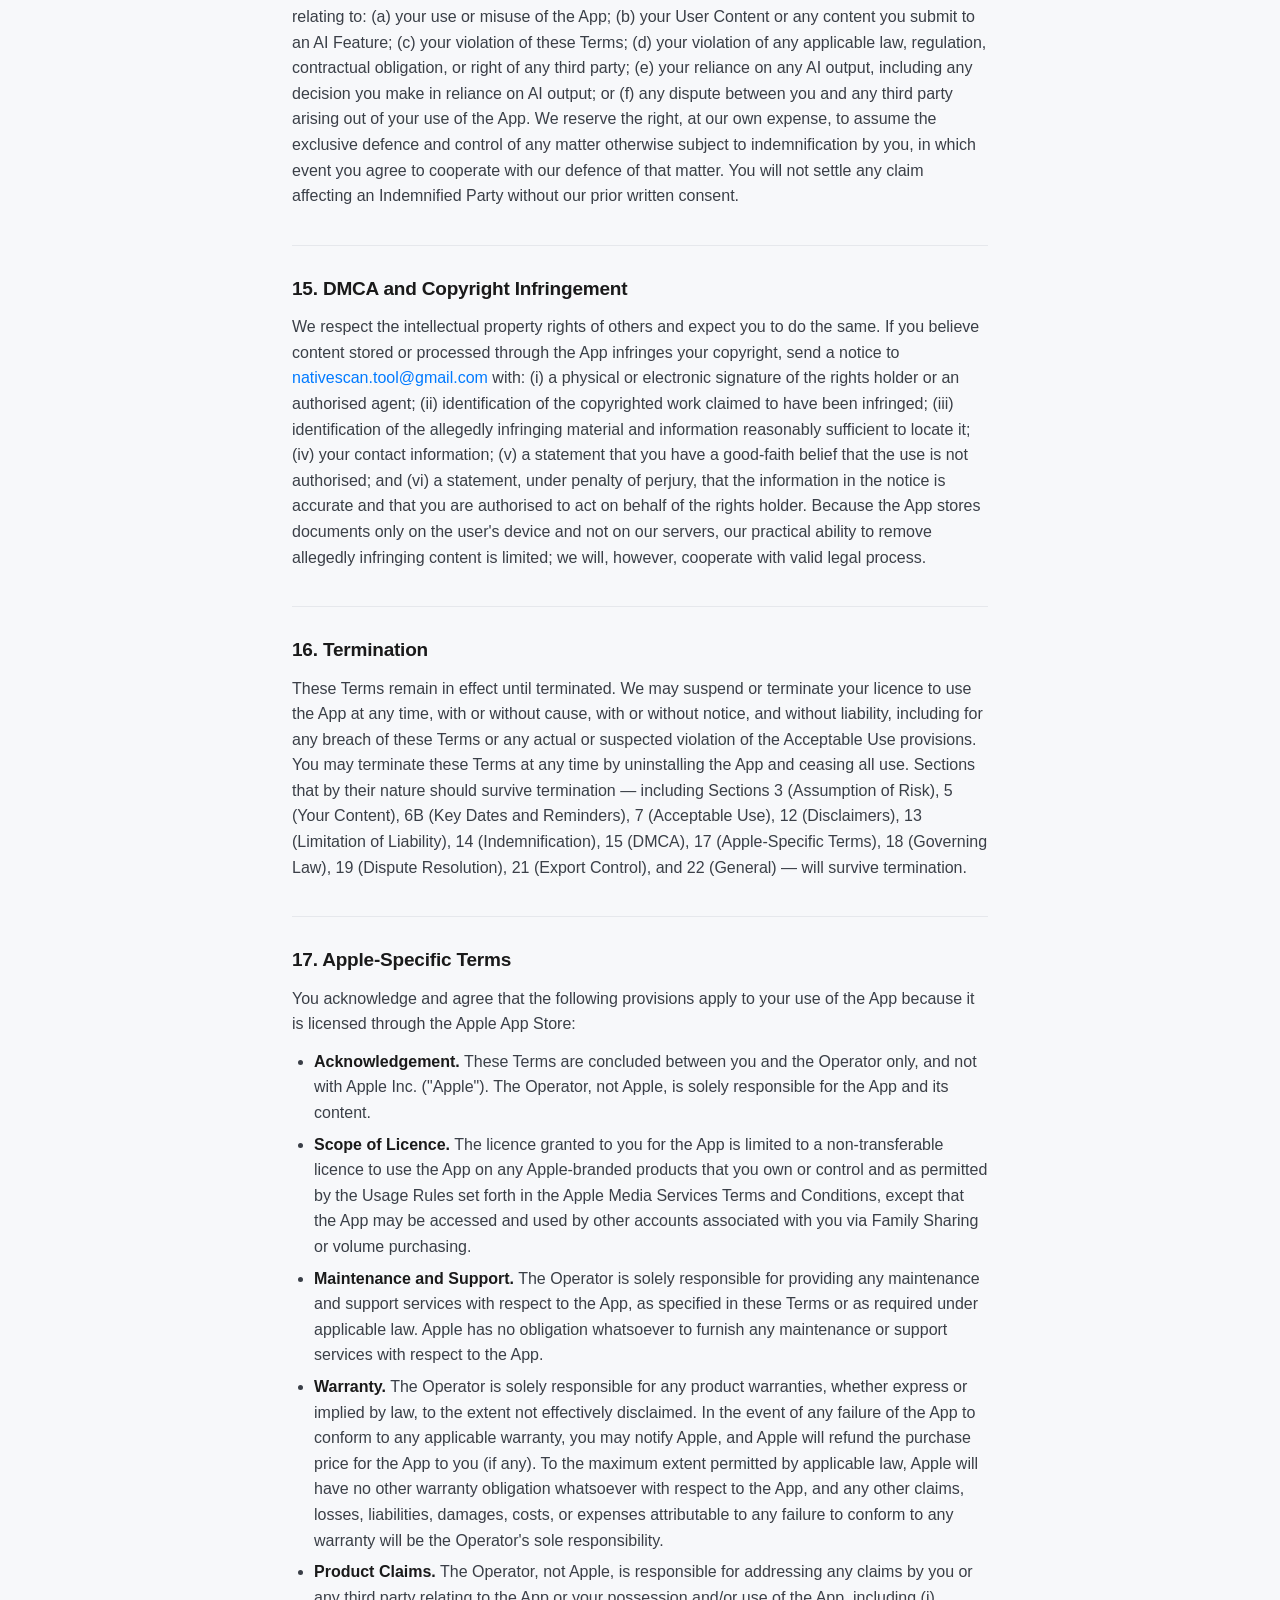
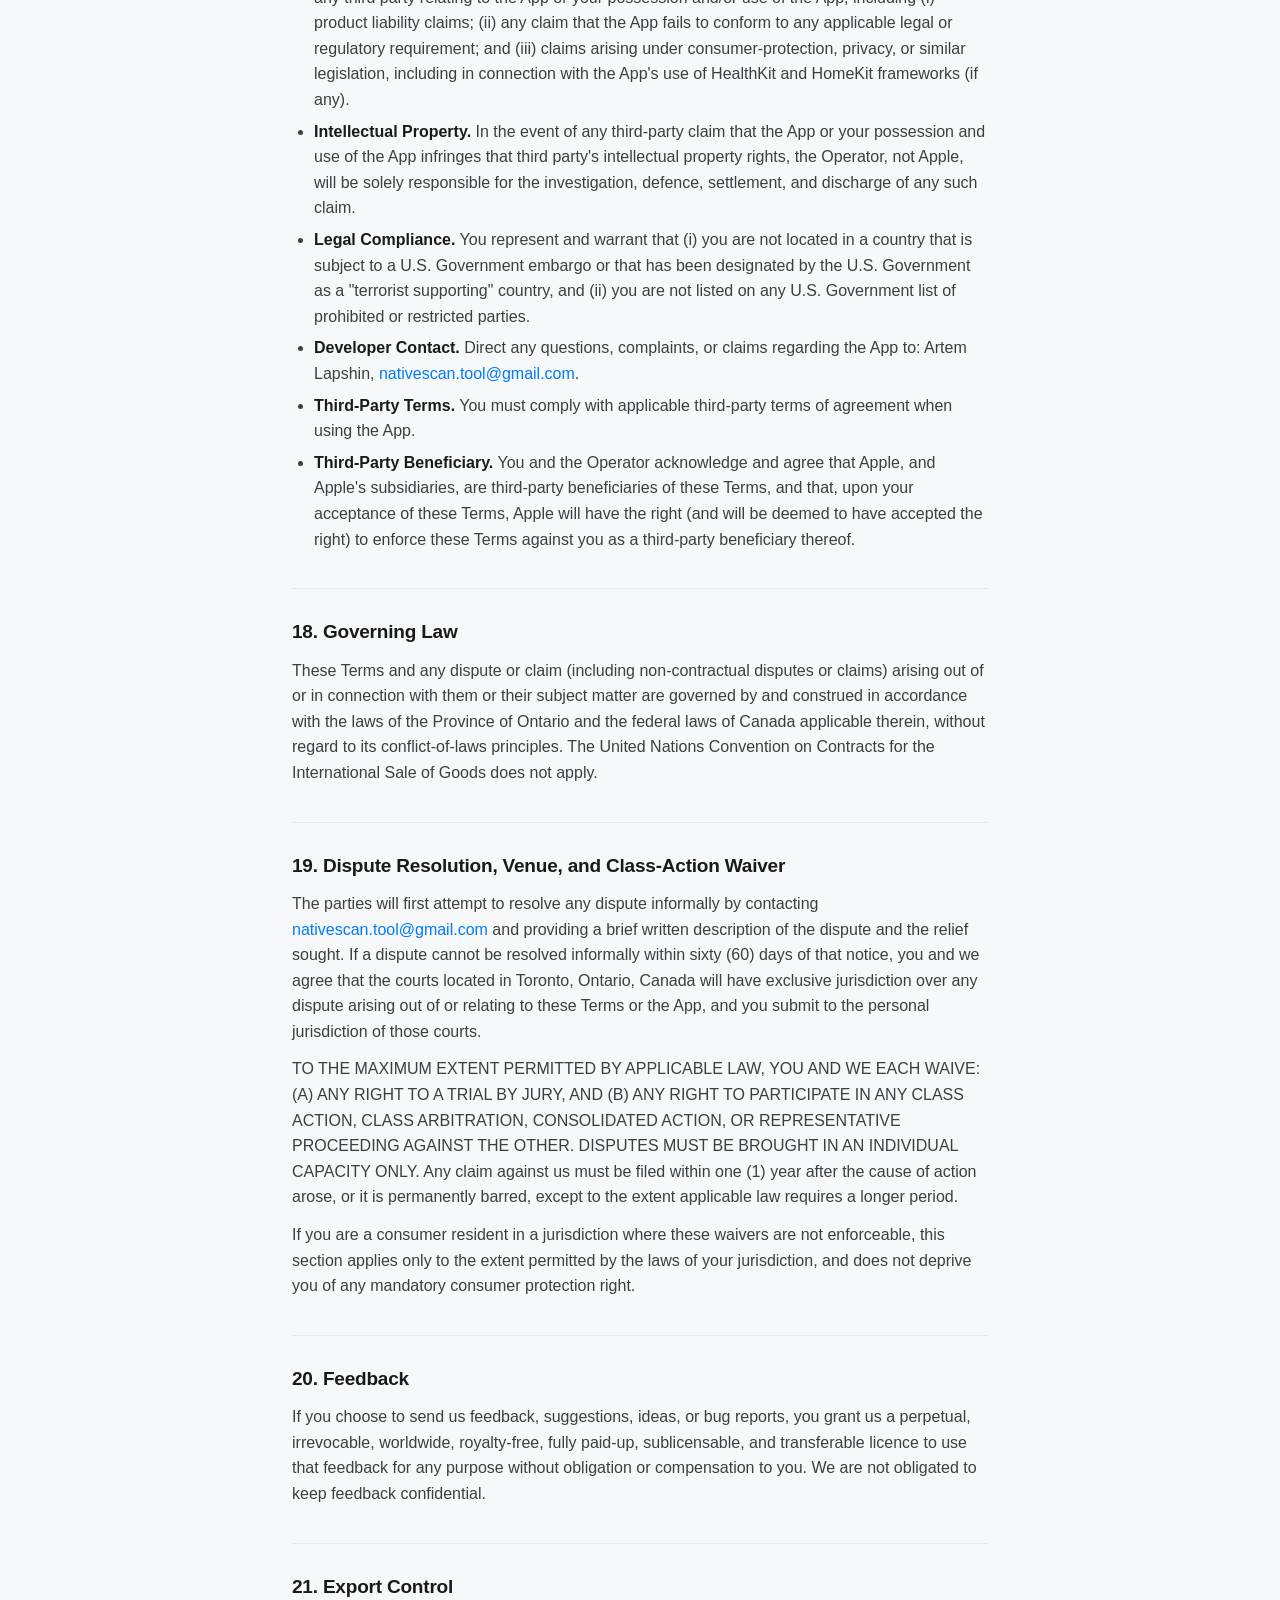
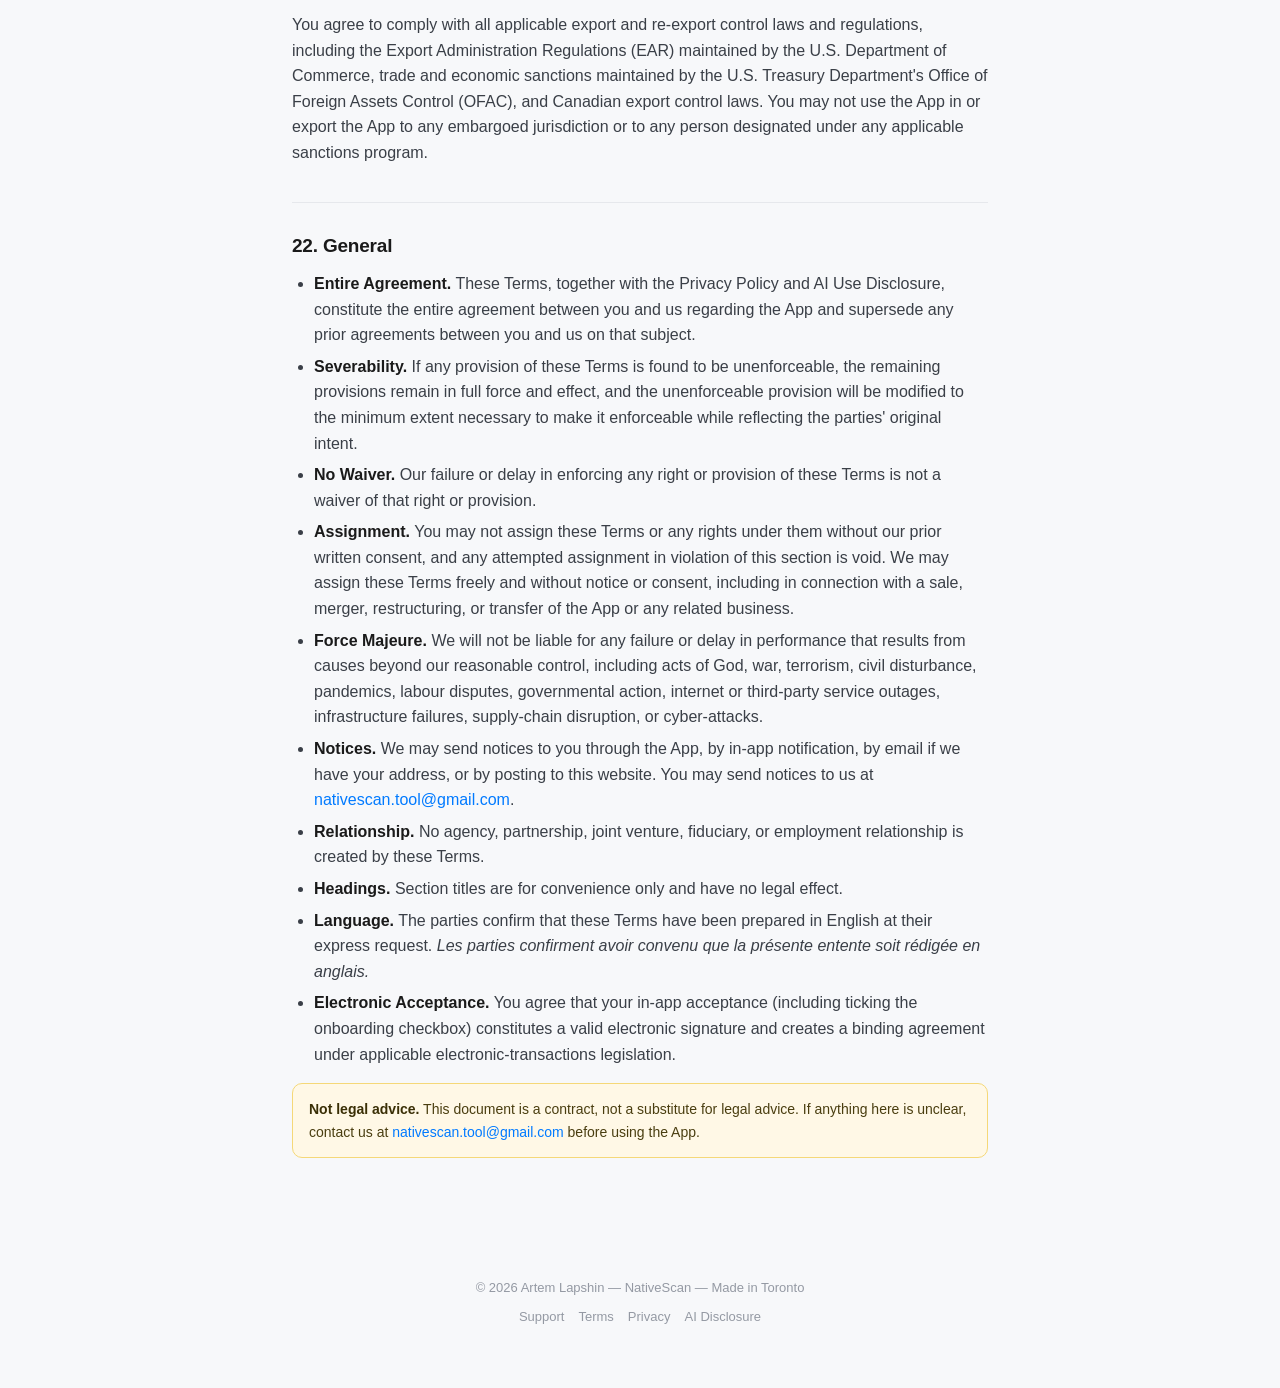
<file: terms.html>
<!DOCTYPE html>
<html lang="en">
<head>
  <meta charset="UTF-8">
  <meta name="viewport" content="width=device-width, initial-scale=1.0">
  <title>NativeScan — Terms of Service</title>
  <meta name="description" content="Terms of Service and End-User Licence Agreement for the NativeScan iOS app.">
  <link rel="stylesheet" href="style.css">
</head>
<body class="legal">

<header class="site-header">
  <h1>NativeScan</h1>
  <p>Terms of Service &amp; End-User Licence Agreement</p>
  <nav class="site-nav">
    <a href="index.html">Support</a>
    <a href="terms.html" class="active">Terms</a>
    <a href="privacy.html">Privacy</a>
    <a href="ai-disclosure.html">AI Disclosure</a>
  </nav>
</header>

<div class="container">

  <div class="doc-meta">
    <strong>Effective date:</strong> August 1, 2026<br>
    <strong>Version:</strong> 3.0<br>
    <strong>Operator:</strong> Artem Lapshin, an individual operating NativeScan, Toronto, Ontario, Canada.<br>
    <strong>Contact:</strong> <a href="mailto:nativescan.tool@gmail.com">nativescan.tool@gmail.com</a>
  </div>

  <div class="summary">
    <strong>Plain-language summary.</strong> NativeScan is a personal tool you use entirely at your own risk. We do not store your documents on our servers, but we send the content you choose to process to a third-party AI service (Google Gemini) by way of a Cloudflare proxy. The app is provided "as is" with no warranties of any kind. To the maximum extent permitted by law, we have no liability for anything that happens because of, in connection with, or related to your use of the app — including any loss of data, money, time, reputation, or opportunity, any incorrect AI output, and any consequence of relying on the app for any decision. You agree to defend and indemnify us against any claim brought because of your use of the app. If you do not agree to any part of these Terms, do not install or use the app and delete it from your device.
  </div>

  <div class="callout">
    <strong>What changed in version 3.0 (August 1, 2026).</strong> The app gained anonymous usage analytics, automatic key-date extraction, and Pro date reminders since v2.0. Section 6 now describes all five AI features, Section 6A covers analytics, and Section 6B covers reminders and the fact that <strong>you must not rely on NativeScan to remind you of any deadline</strong>. Please also re-read the updated <a href="privacy.html">Privacy Policy</a> — it corrects an inaccurate statement in the previous version about voice input.
  </div>

  <div class="callout">
    <strong>Read this.</strong> By tapping the acceptance checkbox in the app or by using the app in any way, you confirm that you have read, understood, and agree to these Terms, the <a href="privacy.html">Privacy Policy</a>, and the <a href="ai-disclosure.html">AI Use Disclosure</a>. You also confirm that you understand and accept the disclaimers and the limitation of liability, that you assume all risk of using the app, and that your sole remedy if you are dissatisfied with the app for any reason is to stop using it and delete it from your device.
  </div>

  <h2>1. Acceptance of these Terms</h2>
  <p>These Terms of Service together with the accompanying End-User Licence Agreement (collectively, the "<strong>Terms</strong>") form a binding legal agreement between you ("<strong>you</strong>" or "<strong>User</strong>") and Artem Lapshin ("<strong>we</strong>", "<strong>us</strong>", "<strong>our</strong>", or the "<strong>Operator</strong>"), the operator of the NativeScan mobile application and any related websites, services, or content (collectively, the "<strong>Service</strong>" or "<strong>App</strong>"). By downloading, installing, accessing, or using the App, by ticking the acceptance checkbox during onboarding, or by otherwise indicating your agreement, you confirm that you have read, understood, and agreed to be bound by these Terms, our <a href="privacy.html">Privacy Policy</a>, and our <a href="ai-disclosure.html">AI Use Disclosure</a>, each of which is incorporated by reference. If you do not agree to any part of these Terms, you must not install or use the App and must delete it from your device.</p>

  <h2>2. Eligibility and Age</h2>
  <p>You may only use the App if you are at least 13 years of age and otherwise have the legal capacity to enter into a binding contract in your jurisdiction. If you are between 13 and the age of majority in your jurisdiction (typically 18 or 19), you confirm that your parent or legal guardian has reviewed and agreed to these Terms on your behalf and is jointly responsible for your compliance with them. The App is not directed to children under 13, and we do not knowingly collect data from children under 13. If you believe a child under 13 has used the App, contact us at <a href="mailto:nativescan.tool@gmail.com">nativescan.tool@gmail.com</a>. We may, at our sole discretion, refuse access to, suspend, or terminate access for anyone at any time, with or without notice and without liability.</p>

  <h2>3. Assumption of Risk</h2>
  <p>You acknowledge and agree that your use of the App is voluntary, and that you knowingly and voluntarily assume all risk associated with that use. This includes, without limitation, the risk that:</p>
  <ul>
    <li>scanned documents stored on your device may be lost, corrupted, or inaccessible (including as a result of device loss, damage, replacement, software bugs, OS upgrades, or uninstallation);</li>
    <li>content you submit to AI features may be incorrectly named, miscategorised, mis-summarised, mistranscribed, mischaracterised, or otherwise processed in a way you did not expect;</li>
    <li>third-party services (including Apple, Google, and Cloudflare) on which the App depends may be unavailable, degraded, change without notice, or process your data in ways outside our control;</li>
    <li>your reliance on any output of the App, including AI output, may produce incorrect, harmful, or otherwise undesired results; and</li>
    <li>your use of the App may have legal, regulatory, professional, or contractual consequences for you that we cannot anticipate.</li>
  </ul>
  <p>You agree that you, and not the Operator, bear sole responsibility for evaluating whether the App is suitable for your particular purpose, and for any consequence — direct, indirect, or otherwise — of your decision to use it.</p>

  <h2>4. Licence Grant and Restrictions</h2>
  <p>Subject to your continuous compliance with these Terms, we grant you a personal, limited, revocable, non-exclusive, non-transferable, non-sublicensable licence to download, install, and use the App on Apple-branded devices that you own or control, solely for your personal, non-commercial use. This licence is granted to you and does not transfer to any other person. The licence terminates automatically if you breach these Terms.</p>
  <p>You agree that you will not, and will not permit, encourage, or assist any third party to:</p>
  <ul>
    <li>copy, modify, adapt, translate, reverse engineer, decompile, disassemble, or attempt to derive the source code or underlying ideas of the App, except to the extent expressly permitted by applicable law and only after providing us with prior written notice;</li>
    <li>rent, lease, lend, sell, redistribute, sublicense, host, white-label, or otherwise commercially exploit the App;</li>
    <li>remove, alter, or obscure any proprietary notices, labels, watermarks, or marks within the App or anything generated by the App;</li>
    <li>use the App for any unlawful, fraudulent, infringing, deceptive, harassing, harmful, defamatory, obscene, or harmful-to-minors purpose, or in violation of any applicable law, regulation, court order, or rights of any third party;</li>
    <li>use the App to scan, process, transmit, or store content that you do not have the legal right to scan, process, transmit, or store, including content belonging to third parties, classified information, trade secrets of others, attorney–client privileged material that you are not authorised to handle, or content the disclosure of which is prohibited by law, regulation, contract, or professional obligation;</li>
    <li>use the App in a manner that could damage, disable, overburden, or impair our systems, our proxy, our hosting providers, or that of any third party (including Apple, Google, or Cloudflare);</li>
    <li>attempt to interfere with, gain unauthorized access to, probe, scan, or test the vulnerability of the App, our proxy, or any related infrastructure, or to bypass any security feature or usage limit;</li>
    <li>use the App, including the AI Features, to develop, train, evaluate, fine-tune, benchmark, or improve any competing product or any machine-learning model;</li>
    <li>use any robot, scraper, automated process, or AI agent to interact with the App for any purpose other than your personal use as a human end user; or</li>
    <li>use the App if you are located in, ordinarily resident in, or a national of any country, territory, or jurisdiction subject to comprehensive sanctions administered by Canada, the United States, the European Union, or the United Kingdom, or if you are on any prohibited- or restricted-party list.</li>
  </ul>
  <p>All rights not expressly granted to you are reserved by us and our licensors. The Operator and his licensors retain all right, title, and interest in and to the App, including all intellectual property rights therein.</p>

  <h2>5. Your Content and Responsibilities</h2>
  <p>You retain all rights you have in the documents, images, text, voice input, and other content you create, capture, upload, or process through the App ("<strong>User Content</strong>"). We do not claim ownership of your User Content.</p>
  <p>You are solely responsible for your User Content and for ensuring that you have all rights, licences, consents, and permissions necessary to scan, process, transmit, and store it through the App and, where applicable, through our third-party processors. You acknowledge and agree that:</p>
  <ul>
    <li>you will not use the App to handle the personal information of others without their informed consent and any applicable legal basis;</li>
    <li>you are responsible for assessing whether sending sensitive content (including identity documents, passports, banking statements, financial records, medical records, legal documents, immigration documents, biometric records, employment records, or other regulated, privileged, or confidential data) to third-party AI services is appropriate for your situation, and you accept that we make no representation that the App is fit for handling any specific category of regulated data or for any specific use case;</li>
    <li>you will comply with all applicable laws, including data protection, privacy, copyright, export control, sanctions, anti-money-laundering, and confidentiality laws and any professional codes of conduct that apply to you;</li>
    <li><strong>You are solely responsible for backing up your User Content.</strong> The App stores documents locally on your device and we do not maintain server-side copies, do not perform backups, and have no ability or obligation to recover lost, deleted, corrupted, or inaccessible data. If your device is lost, damaged, replaced, factory-reset, or wiped, if the App is uninstalled, updated, or malfunctions, or if iCloud or another sync service fails, your data may be permanently lost and we will not be liable for that loss; and</li>
    <li>by submitting User Content to the AI Features, you grant us a limited, non-exclusive, royalty-free, worldwide licence to transmit and process that content solely to provide the feature you requested. We do not use your User Content to train, evaluate, fine-tune, or otherwise improve any model.</li>
  </ul>

  <h2>6. AI Features and Third-Party Processors</h2>
  <p>The App's artificial-intelligence features (the "<strong>AI Features</strong>") are an integral part of NativeScan. They are powered by third-party large language models, including Google's Gemini family of models, accessed through a secure proxy operated by us and hosted on Cloudflare. As of version 3.0 they comprise: document naming ("AutoName"), document categorisation ("AutoSort"), content question-and-answer ("Recall"), automatic extraction of key dates such as due dates, expiry dates and renewal dates, and automatic generation of suggested Recall questions.</p>
  <p><strong>Several AI Features run automatically without prompting you each time</strong> — AutoName and AutoSort after each scan, and key-date extraction and Recall suggestions in the background. There is no in-app control to disable AI processing. The <a href="ai-disclosure.html">AI Use Disclosure</a> sets out exactly what each feature transmits; your acceptance of these Terms is your consent to that processing.</p>
  <p>When you invoke an AI Feature, content from the relevant document — which may include images, OCR text, voice transcripts, prior chat history, and other content you have scanned or supplied — is transmitted from your device through our proxy and on to the third-party AI provider for processing. The provider's response is then returned to your device. See our <a href="ai-disclosure.html">AI Use Disclosure</a> and <a href="privacy.html">Privacy Policy</a> for more detail.</p>
  <p>You acknowledge and agree that:</p>
  <ul>
    <li>AI output is probabilistic, may be inaccurate, incomplete, biased, fabricated, defamatory, or misleading, and must not be relied upon for any decision having legal, medical, financial, tax, safety, immigration, professional, employment, or other significant consequence;</li>
    <li>AI Features do not constitute legal advice, medical advice, financial advice, tax advice, immigration advice, accounting advice, psychological advice, or professional advice of any kind, and no advisor–client, fiduciary, doctor–patient, attorney–client, accountant–client, or similar relationship is created by your use of them;</li>
    <li>we do not warrant the availability, accuracy, completeness, reliability, fitness for any particular purpose, or non-infringement of any AI output;</li>
    <li>third-party providers (including Google and Cloudflare) operate under their own terms, privacy policies, and data-handling practices. We do not control them, do not assume their obligations, and are not responsible for any act, omission, change in policy, outage, breach, or misuse on their part;</li>
    <li>you are solely responsible for independently verifying any AI output before acting on it and for any consequence of acting on AI output without verification;</li>
    <li>AI Features are part of the App's core functionality and cannot be separately disabled. If you do not agree to AI processing as described in the AI Use Disclosure, you must not install or use the App;</li>
    <li>because several AI Features run automatically, content from a document may be transmitted for processing as soon as it is scanned — if you do not want that to happen to a particular document, do not scan it into the App; and</li>
    <li>dates the App extracts are AI output and are subject to Section 6B — you must not rely on them.</li>
  </ul>

  <h2>6A. Anonymous Usage Analytics</h2>
  <p>The App sends an anonymous signal when you open it, at most once per hour, so that we can count how many people use NativeScan. It contains a random identifier the App generates for itself, the App version, and your major iOS version. It does not contain your advertising identifier, your device's vendor identifier, your IP address, your location, or any content from your documents, and it cannot be linked to you or to your activity in any other app or website. Deleting the App destroys the identifier permanently. Full detail is in Section 2.4 of the <a href="privacy.html">Privacy Policy</a>. By using the App you consent to this processing.</p>

  <h2>6B. Key Dates and Reminders — No Reliance</h2>
  <p>The App attempts to identify key dates in your documents and, for subscribers who enable the feature, can schedule local reminders for them. <strong>These are a convenience, not a guarantee, and you must not rely on them.</strong> You acknowledge and agree that:</p>
  <ul>
    <li>a date may be extracted incorrectly, attached to the wrong obligation, or missed entirely;</li>
    <li>a reminder may fail to appear, be delayed, or be suppressed for reasons outside our control, including your device's notification settings, Focus modes, Low Power Mode, the device being off, or the App being uninstalled or restricted by iOS;</li>
    <li>reminders are scheduled locally on your device — we do not operate a reminder service and have no ability to guarantee delivery; and</li>
    <li><strong>you remain solely responsible for tracking your own deadlines, payments, renewals, expiries, and appointments.</strong> We are not liable for any missed deadline or any consequence of one, including late fees, interest, penalties, lapsed coverage, lapsed status, or lost rights.</li>
  </ul>
  <p>If a date matters, record it somewhere you control and verify it against the underlying document.</p>

  <h2>7. Acceptable Use</h2>
  <p>In addition to the licence restrictions in Section 4, you agree that you will not use the App, the AI Features, or any output of the App to:</p>
  <ul>
    <li>harass, threaten, stalk, intimidate, defame, dox, or harm any person;</li>
    <li>impersonate any person or misrepresent your affiliation with any person or organisation;</li>
    <li>generate, store, or share content that sexualises, depicts, or otherwise endangers minors, or that is otherwise illegal in your jurisdiction;</li>
    <li>generate, store, or share content that infringes any copyright, trademark, patent, trade secret, right of publicity, right of privacy, moral right, or other right;</li>
    <li>commit, plan, facilitate, or attempt fraud, identity theft, forgery, tax evasion, money laundering, or any other criminal or tortious act;</li>
    <li>generate or distribute malware, spyware, ransomware, phishing material, or any other harmful code; or</li>
    <li>otherwise use the App in any manner that we reasonably determine is abusive, deceptive, harmful, or contrary to the spirit of these Terms.</li>
  </ul>
  <p>We may, in our sole discretion, suspend or terminate your access to the App at any time for actual or suspected violations of this Section 7, with or without notice, and without liability.</p>

  <h2>8. Subscriptions, Free Trials, and Payments</h2>
  <p>The App offers an optional auto-renewing subscription, "<strong>NativeScan Pro</strong>", in two tiers: a weekly plan and a yearly plan. The yearly plan begins with a 7-day free trial for first-time subscribers; the weekly plan has no trial. Current pricing is shown in the App at the point of purchase and is set by us and by Apple in your local currency.</p>
  <p>All purchases are made through Apple's in-app purchase system. Payment is charged to your Apple ID account at confirmation of purchase. Subscriptions automatically renew at the end of each billing period unless you cancel at least 24 hours before the end of the current period. You can manage and cancel subscriptions in your Apple ID account settings at any time. Cancellation takes effect at the end of the current billing period; we are not able to issue partial refunds for unused time within a billing period.</p>
  <p>If you are eligible for a free trial and you do not cancel before the trial ends, you will be charged the regular subscription price at the conclusion of the trial. Any unused portion of a free trial is forfeited when you purchase a subscription.</p>
  <p>Refund requests are handled by Apple in accordance with Apple's policies. We do not have the ability to issue refunds directly. Promotional codes, discounts, free Pro grants, beta access, and bonus codes may be offered, modified, or revoked at our sole discretion at any time without notice and without liability. Prices may change at any time with prior notice through the App; continued use after a price change constitutes acceptance.</p>

  <h2>9. Advertising</h2>
  <p>For free users, the App displays advertising provided by Google AdMob in several formats: banner ads, full-screen interstitial ads, opt-in rewarded ads (which grant extra AI allowance), ads shown when you return to the App, and native ads placed within lists. Advertising helps support the free tier. Pro subscribers see no ads.</p>
  <p>Advertising preferences, including personalised-advertising consent, are managed through Apple's App Tracking Transparency prompt, your device settings, and any consent form presented in the App. <strong>Declining tracking does not restrict any feature of the App</strong> — ads simply become less personalised. We do not control the content of advertisements served by AdMob and are not responsible for the conduct of advertisers or the products or services advertised. See the <a href="privacy.html">Privacy Policy</a> for details.</p>

  <h2>10. Beta, Experimental, and Pre-Release Features</h2>
  <p>From time to time we may make beta, experimental, preview, or pre-release features available in the App. Such features are provided on an "as is", best-effort basis, may contain bugs, may be removed or changed at any time without notice, and are excluded from any service-level expectation. Your use of such features is entirely at your own risk and any feedback you provide may be used by us without obligation or compensation to you.</p>

  <h2>11. Updates, Changes, and Discontinuation</h2>
  <p>We may modify, update, suspend, throttle, gate, deprecate, or discontinue any part of the App at any time, with or without notice, including features, AI providers, AI models, AI quotas, pricing, free-tier limits, and these Terms. We may also limit certain features by tier, region, device, account, or operating-system version. Where we make material changes to these Terms, we will update the version number and effective date at the top of this document, and where reasonably practicable we will require renewed acceptance within the App. Your continued use of the App after a change constitutes acceptance of the updated Terms. You have no entitlement to any specific feature, functionality, AI provider, AI model, quota, or business model of the App.</p>

  <h2>12. Disclaimers — App Provided "As Is"</h2>
  <p>TO THE MAXIMUM EXTENT PERMITTED BY APPLICABLE LAW, THE APP, INCLUDING ALL AI FEATURES AND ALL OUTPUTS, IS PROVIDED ON AN "<strong>AS IS</strong>", "<strong>AS AVAILABLE</strong>", AND "<strong>WITH ALL FAULTS</strong>" BASIS, WITHOUT WARRANTY OF ANY KIND. WE EXPRESSLY DISCLAIM ALL WARRANTIES AND CONDITIONS, WHETHER EXPRESS, IMPLIED, STATUTORY, OR OTHERWISE, INCLUDING ANY IMPLIED WARRANTIES OR CONDITIONS OF MERCHANTABILITY, FITNESS FOR A PARTICULAR PURPOSE, TITLE, NON-INFRINGEMENT, QUALITY, DURABILITY, ACCURACY, QUIET ENJOYMENT, COMPATIBILITY, AND ANY WARRANTIES ARISING OUT OF COURSE OF DEALING, USAGE, OR TRADE.</p>
  <p>WE DO NOT WARRANT THAT THE APP WILL BE UNINTERRUPTED, ERROR-FREE, SECURE, FREE OF VIRUSES OR HARMFUL COMPONENTS, COMPATIBLE WITH ANY PARTICULAR HARDWARE, SOFTWARE, OR OS VERSION, OR THAT ANY DATA WILL BE PRESERVED, RECOVERABLE, OR ACCURATE. WE DO NOT WARRANT THE ACCURACY, RELIABILITY, COMPLETENESS, OR USEFULNESS OF ANY AI OUTPUT, ANY OCR OUTPUT, ANY CATEGORISATION, ANY EXPORTED FILE, OR ANY OTHER OUTPUT OF THE APP. YOU USE THE APP, AND ANY OUTPUT OF THE APP, AT YOUR OWN RISK.</p>
  <p>Some jurisdictions do not allow the exclusion of certain warranties. In those jurisdictions, the above exclusions apply to the maximum extent permitted by law.</p>

  <h2>13. Limitation of Liability</h2>
  <p>TO THE MAXIMUM EXTENT PERMITTED BY APPLICABLE LAW:</p>
  <ul>
    <li>IN NO EVENT WILL WE, OUR AFFILIATES, OUR LICENSORS, OR OUR SERVICE PROVIDERS BE LIABLE FOR ANY INDIRECT, INCIDENTAL, SPECIAL, EXEMPLARY, CONSEQUENTIAL, PUNITIVE, OR AGGRAVATED DAMAGES, OR FOR ANY LOSS OF PROFITS, REVENUE, SAVINGS, DATA, FILES, DOCUMENTS, GOODWILL, REPUTATION, USE, BUSINESS, BUSINESS OPPORTUNITY, ANTICIPATED SAVINGS, OR OTHER TANGIBLE OR INTANGIBLE LOSSES, ARISING OUT OF OR RELATING TO YOUR USE OF, INABILITY TO USE, OR RELIANCE ON THE APP OR ANY AI OUTPUT, EVEN IF WE HAVE BEEN ADVISED OF THE POSSIBILITY OF SUCH DAMAGES;</li>
    <li>OUR TOTAL CUMULATIVE LIABILITY TO YOU FOR ALL CLAIMS, REGARDLESS OF THEIR NUMBER, ARISING OUT OF OR RELATING TO THESE TERMS, THE APP, OR ANY AI OUTPUT, WHETHER IN CONTRACT, TORT (INCLUDING NEGLIGENCE), STRICT LIABILITY, STATUTORY DUTY, OR OTHERWISE, WILL NOT EXCEED THE GREATER OF (A) THE AMOUNTS YOU PAID TO US (THROUGH APPLE) FOR THE APP IN THE TWELVE (12) MONTHS IMMEDIATELY PRECEDING THE EVENT GIVING RISE TO THE CLAIM, OR (B) FIVE CANADIAN DOLLARS (CAD $5.00);</li>
    <li>THESE LIMITATIONS AND EXCLUSIONS APPLY EVEN IF ANY LIMITED REMEDY FAILS OF ITS ESSENTIAL PURPOSE AND FORM AN ESSENTIAL BASIS OF THE BARGAIN BETWEEN YOU AND US.</li>
  </ul>
  <p>Some jurisdictions do not allow the exclusion or limitation of certain damages. In those jurisdictions, our liability is limited to the minimum extent permitted by law. Nothing in these Terms limits any liability that cannot lawfully be limited (such as for fraud or gross negligence under applicable law).</p>

  <h2>14. Indemnification</h2>
  <p>You agree to defend, indemnify, and hold harmless the Operator, his affiliates, licensors, and service providers, and their respective officers, directors, employees, contractors, agents, and representatives (collectively, the "<strong>Indemnified Parties</strong>"), from and against any and all claims, suits, proceedings, liabilities, damages, judgments, awards, fines, losses, costs, and expenses (including reasonable legal fees on a full indemnity basis) arising out of, in connection with, or relating to: (a) your use or misuse of the App; (b) your User Content or any content you submit to an AI Feature; (c) your violation of these Terms; (d) your violation of any applicable law, regulation, contractual obligation, or right of any third party; (e) your reliance on any AI output, including any decision you make in reliance on AI output; or (f) any dispute between you and any third party arising out of your use of the App. We reserve the right, at our own expense, to assume the exclusive defence and control of any matter otherwise subject to indemnification by you, in which event you agree to cooperate with our defence of that matter. You will not settle any claim affecting an Indemnified Party without our prior written consent.</p>

  <h2>15. DMCA and Copyright Infringement</h2>
  <p>We respect the intellectual property rights of others and expect you to do the same. If you believe content stored or processed through the App infringes your copyright, send a notice to <a href="mailto:nativescan.tool@gmail.com">nativescan.tool@gmail.com</a> with: (i) a physical or electronic signature of the rights holder or an authorised agent; (ii) identification of the copyrighted work claimed to have been infringed; (iii) identification of the allegedly infringing material and information reasonably sufficient to locate it; (iv) your contact information; (v) a statement that you have a good-faith belief that the use is not authorised; and (vi) a statement, under penalty of perjury, that the information in the notice is accurate and that you are authorised to act on behalf of the rights holder. Because the App stores documents only on the user's device and not on our servers, our practical ability to remove allegedly infringing content is limited; we will, however, cooperate with valid legal process.</p>

  <h2>16. Termination</h2>
  <p>These Terms remain in effect until terminated. We may suspend or terminate your licence to use the App at any time, with or without cause, with or without notice, and without liability, including for any breach of these Terms or any actual or suspected violation of the Acceptable Use provisions. You may terminate these Terms at any time by uninstalling the App and ceasing all use. Sections that by their nature should survive termination — including Sections 3 (Assumption of Risk), 5 (Your Content), 6B (Key Dates and Reminders), 7 (Acceptable Use), 12 (Disclaimers), 13 (Limitation of Liability), 14 (Indemnification), 15 (DMCA), 17 (Apple-Specific Terms), 18 (Governing Law), 19 (Dispute Resolution), 21 (Export Control), and 22 (General) — will survive termination.</p>

  <h2>17. Apple-Specific Terms</h2>
  <p>You acknowledge and agree that the following provisions apply to your use of the App because it is licensed through the Apple App Store:</p>
  <ul>
    <li><strong>Acknowledgement.</strong> These Terms are concluded between you and the Operator only, and not with Apple Inc. ("Apple"). The Operator, not Apple, is solely responsible for the App and its content.</li>
    <li><strong>Scope of Licence.</strong> The licence granted to you for the App is limited to a non-transferable licence to use the App on any Apple-branded products that you own or control and as permitted by the Usage Rules set forth in the Apple Media Services Terms and Conditions, except that the App may be accessed and used by other accounts associated with you via Family Sharing or volume purchasing.</li>
    <li><strong>Maintenance and Support.</strong> The Operator is solely responsible for providing any maintenance and support services with respect to the App, as specified in these Terms or as required under applicable law. Apple has no obligation whatsoever to furnish any maintenance or support services with respect to the App.</li>
    <li><strong>Warranty.</strong> The Operator is solely responsible for any product warranties, whether express or implied by law, to the extent not effectively disclaimed. In the event of any failure of the App to conform to any applicable warranty, you may notify Apple, and Apple will refund the purchase price for the App to you (if any). To the maximum extent permitted by applicable law, Apple will have no other warranty obligation whatsoever with respect to the App, and any other claims, losses, liabilities, damages, costs, or expenses attributable to any failure to conform to any warranty will be the Operator's sole responsibility.</li>
    <li><strong>Product Claims.</strong> The Operator, not Apple, is responsible for addressing any claims by you or any third party relating to the App or your possession and/or use of the App, including (i) product liability claims; (ii) any claim that the App fails to conform to any applicable legal or regulatory requirement; and (iii) claims arising under consumer-protection, privacy, or similar legislation, including in connection with the App's use of HealthKit and HomeKit frameworks (if any).</li>
    <li><strong>Intellectual Property.</strong> In the event of any third-party claim that the App or your possession and use of the App infringes that third party's intellectual property rights, the Operator, not Apple, will be solely responsible for the investigation, defence, settlement, and discharge of any such claim.</li>
    <li><strong>Legal Compliance.</strong> You represent and warrant that (i) you are not located in a country that is subject to a U.S. Government embargo or that has been designated by the U.S. Government as a "terrorist supporting" country, and (ii) you are not listed on any U.S. Government list of prohibited or restricted parties.</li>
    <li><strong>Developer Contact.</strong> Direct any questions, complaints, or claims regarding the App to: Artem Lapshin, <a href="mailto:nativescan.tool@gmail.com">nativescan.tool@gmail.com</a>.</li>
    <li><strong>Third-Party Terms.</strong> You must comply with applicable third-party terms of agreement when using the App.</li>
    <li><strong>Third-Party Beneficiary.</strong> You and the Operator acknowledge and agree that Apple, and Apple's subsidiaries, are third-party beneficiaries of these Terms, and that, upon your acceptance of these Terms, Apple will have the right (and will be deemed to have accepted the right) to enforce these Terms against you as a third-party beneficiary thereof.</li>
  </ul>

  <h2>18. Governing Law</h2>
  <p>These Terms and any dispute or claim (including non-contractual disputes or claims) arising out of or in connection with them or their subject matter are governed by and construed in accordance with the laws of the Province of Ontario and the federal laws of Canada applicable therein, without regard to its conflict-of-laws principles. The United Nations Convention on Contracts for the International Sale of Goods does not apply.</p>

  <h2>19. Dispute Resolution, Venue, and Class-Action Waiver</h2>
  <p>The parties will first attempt to resolve any dispute informally by contacting <a href="mailto:nativescan.tool@gmail.com">nativescan.tool@gmail.com</a> and providing a brief written description of the dispute and the relief sought. If a dispute cannot be resolved informally within sixty (60) days of that notice, you and we agree that the courts located in Toronto, Ontario, Canada will have exclusive jurisdiction over any dispute arising out of or relating to these Terms or the App, and you submit to the personal jurisdiction of those courts.</p>
  <p>TO THE MAXIMUM EXTENT PERMITTED BY APPLICABLE LAW, YOU AND WE EACH WAIVE: (A) ANY RIGHT TO A TRIAL BY JURY, AND (B) ANY RIGHT TO PARTICIPATE IN ANY CLASS ACTION, CLASS ARBITRATION, CONSOLIDATED ACTION, OR REPRESENTATIVE PROCEEDING AGAINST THE OTHER. DISPUTES MUST BE BROUGHT IN AN INDIVIDUAL CAPACITY ONLY. Any claim against us must be filed within one (1) year after the cause of action arose, or it is permanently barred, except to the extent applicable law requires a longer period.</p>
  <p>If you are a consumer resident in a jurisdiction where these waivers are not enforceable, this section applies only to the extent permitted by the laws of your jurisdiction, and does not deprive you of any mandatory consumer protection right.</p>

  <h2>20. Feedback</h2>
  <p>If you choose to send us feedback, suggestions, ideas, or bug reports, you grant us a perpetual, irrevocable, worldwide, royalty-free, fully paid-up, sublicensable, and transferable licence to use that feedback for any purpose without obligation or compensation to you. We are not obligated to keep feedback confidential.</p>

  <h2>21. Export Control</h2>
  <p>You agree to comply with all applicable export and re-export control laws and regulations, including the Export Administration Regulations (EAR) maintained by the U.S. Department of Commerce, trade and economic sanctions maintained by the U.S. Treasury Department's Office of Foreign Assets Control (OFAC), and Canadian export control laws. You may not use the App in or export the App to any embargoed jurisdiction or to any person designated under any applicable sanctions program.</p>

  <h2>22. General</h2>
  <ul>
    <li><strong>Entire Agreement.</strong> These Terms, together with the Privacy Policy and AI Use Disclosure, constitute the entire agreement between you and us regarding the App and supersede any prior agreements between you and us on that subject.</li>
    <li><strong>Severability.</strong> If any provision of these Terms is found to be unenforceable, the remaining provisions remain in full force and effect, and the unenforceable provision will be modified to the minimum extent necessary to make it enforceable while reflecting the parties' original intent.</li>
    <li><strong>No Waiver.</strong> Our failure or delay in enforcing any right or provision of these Terms is not a waiver of that right or provision.</li>
    <li><strong>Assignment.</strong> You may not assign these Terms or any rights under them without our prior written consent, and any attempted assignment in violation of this section is void. We may assign these Terms freely and without notice or consent, including in connection with a sale, merger, restructuring, or transfer of the App or any related business.</li>
    <li><strong>Force Majeure.</strong> We will not be liable for any failure or delay in performance that results from causes beyond our reasonable control, including acts of God, war, terrorism, civil disturbance, pandemics, labour disputes, governmental action, internet or third-party service outages, infrastructure failures, supply-chain disruption, or cyber-attacks.</li>
    <li><strong>Notices.</strong> We may send notices to you through the App, by in-app notification, by email if we have your address, or by posting to this website. You may send notices to us at <a href="mailto:nativescan.tool@gmail.com">nativescan.tool@gmail.com</a>.</li>
    <li><strong>Relationship.</strong> No agency, partnership, joint venture, fiduciary, or employment relationship is created by these Terms.</li>
    <li><strong>Headings.</strong> Section titles are for convenience only and have no legal effect.</li>
    <li><strong>Language.</strong> The parties confirm that these Terms have been prepared in English at their express request. <em>Les parties confirment avoir convenu que la présente entente soit rédigée en anglais.</em></li>
    <li><strong>Electronic Acceptance.</strong> You agree that your in-app acceptance (including ticking the onboarding checkbox) constitutes a valid electronic signature and creates a binding agreement under applicable electronic-transactions legislation.</li>
  </ul>

  <div class="callout">
    <strong>Not legal advice.</strong> This document is a contract, not a substitute for legal advice. If anything here is unclear, contact us at <a href="mailto:nativescan.tool@gmail.com">nativescan.tool@gmail.com</a> before using the App.
  </div>

</div>

<footer class="site-footer">
  &copy; 2026 Artem Lapshin &mdash; NativeScan &mdash; Made in Toronto
  <div class="footer-links">
    <a href="index.html">Support</a>
    <a href="terms.html">Terms</a>
    <a href="privacy.html">Privacy</a>
    <a href="ai-disclosure.html">AI Disclosure</a>
  </div>
</footer>

</body>
</html>
</file>
<file: style.css>
/* NativeScan — shared stylesheet for support + legal pages */

* { box-sizing: border-box; margin: 0; padding: 0; }

html { -webkit-text-size-adjust: 100%; }

body {
  font-family: -apple-system, BlinkMacSystemFont, 'Segoe UI', 'SF Pro Text',
               'Helvetica Neue', Arial, sans-serif;
  background: #f7f8fa;
  color: #1a1a1a;
  font-size: 16px;
  line-height: 1.6;
  -webkit-font-smoothing: antialiased;
  -moz-osx-font-smoothing: grayscale;
}

a {
  color: #007aff;
  text-decoration: none;
}
a:hover { text-decoration: underline; }

/* Header */

header.site-header {
  background: #ffffff;
  border-bottom: 1px solid #e6e8ec;
  padding: 24px 20px 20px;
  text-align: center;
}

header.site-header h1 {
  font-size: 22px;
  font-weight: 700;
  letter-spacing: -0.3px;
  color: #1a1a1a;
}

header.site-header p {
  font-size: 14px;
  color: #707580;
  margin-top: 4px;
}

nav.site-nav {
  display: flex;
  justify-content: center;
  gap: 22px;
  margin-top: 14px;
  flex-wrap: wrap;
}

nav.site-nav a {
  font-size: 13px;
  font-weight: 500;
  color: #555a66;
  padding: 4px 0;
  border-bottom: 2px solid transparent;
  transition: border-color 0.15s ease, color 0.15s ease;
}

nav.site-nav a:hover {
  color: #007aff;
  text-decoration: none;
  border-bottom-color: #007aff;
}

nav.site-nav a.active {
  color: #007aff;
  border-bottom-color: #007aff;
}/* NativeScan — shared stylesheet for support + legal pages */

* { box-sizing: border-box; margin: 0; padding: 0; }

html { -webkit-text-size-adjust: 100%; }

body {
  font-family: -apple-system, BlinkMacSystemFont, 'Segoe UI', 'SF Pro Text',
               'Helvetica Neue', Arial, sans-serif;
  background: #f7f8fa;
  color: #1a1a1a;
  font-size: 16px;
  line-height: 1.6;
  -webkit-font-smoothing: antialiased;
  -moz-osx-font-smoothing: grayscale;
}

a {
  color: #007aff;
  text-decoration: none;
}
a:hover { text-decoration: underline; }

/* Header */

header.site-header {
  background: #ffffff;
  border-bottom: 1px solid #e6e8ec;
  padding: 24px 20px 20px;
  text-align: center;
}

header.site-header h1 {
  font-size: 22px;
  font-weight: 700;
  letter-spacing: -0.3px;
  color: #1a1a1a;
}

header.site-header p {
  font-size: 14px;
  color: #707580;
  margin-top: 4px;
}

nav.site-nav {
  display: flex;
  justify-content: center;
  gap: 22px;
  margin-top: 14px;
  flex-wrap: wrap;
}

nav.site-nav a {
  font-size: 13px;
  font-weight: 500;
  color: #555a66;
  padding: 4px 0;
  border-bottom: 2px solid transparent;
  transition: border-color 0.15s ease, color 0.15s ease;
}

nav.site-nav a:hover {
  color: #007aff;
  text-decoration: none;
  border-bottom-color: #007aff;
}

nav.site-nav a.active {
  color: #007aff;
  border-bottom-color: #007aff;
}

/* Container + typography */

.container {
  max-width: 720px;
  margin: 0 auto;
  padding: 40px 22px 80px;
}

.legal .container { max-width: 740px; }

h2 {
  font-size: 19px;
  font-weight: 600;
  margin-top: 32px;
  margin-bottom: 10px;
  color: #1a1a1a;
  letter-spacing: -0.2px;
}
h2:first-child { margin-top: 0; }

h3 {
  font-size: 15px;
  font-weight: 600;
  margin-bottom: 6px;
  color: #1a1a1a;
}

p {
  color: #3a3f47;
  margin-bottom: 12px;
}

ul, ol {
  margin: 0 0 16px 22px;
  color: #3a3f47;
}
li { margin-bottom: 6px; }

strong { color: #1a1a1a; font-weight: 600; }

/* FAQ cards (used on index) */

.card {
  background: #ffffff;
  border: 1px solid #e6e8ec;
  border-radius: 14px;
  padding: 18px 22px;
  margin-bottom: 14px;
}
.card h3 { font-size: 15px; font-weight: 600; margin-bottom: 6px; }
.card p { font-size: 14px; color: #555a66; margin: 0; }

/* Contact box */

.contact-box {
  background: #eef5ff;
  border: 1px solid #cee0fb;
  border-radius: 14px;
  padding: 22px 24px;
  margin-top: 36px;
  text-align: center;
}
.contact-box h2 { margin-top: 0; }
.contact-box a { font-weight: 600; }

/* Legal-doc specific */

.legal .doc-meta {
  background: #ffffff;
  border: 1px solid #e6e8ec;
  border-radius: 12px;
  padding: 14px 18px;
  margin-bottom: 28px;
  font-size: 13px;
  color: #707580;
}
.legal .doc-meta strong { color: #1a1a1a; }

.legal h2 {
  border-top: 1px solid #e6e8ec;
  padding-top: 28px;
  margin-top: 36px;
}
.legal h2:first-of-type {
  border-top: 0;
  padding-top: 0;
  margin-top: 0;
}

.legal .callout {
  background: #fff8e6;
  border: 1px solid #f5d878;
  border-radius: 10px;
  padding: 14px 16px;
  margin: 16px 0;
  font-size: 14px;
  color: #4a3e10;
}

.legal .callout strong { color: #3a2f06; }

.legal .summary {
  background: #f0f7ff;
  border-left: 4px solid #007aff;
  padding: 12px 16px;
  margin-bottom: 22px;
  font-size: 14px;
  color: #1a3a66;
  border-radius: 4px;
}

/* Footer */

footer.site-footer {
  text-align: center;
  padding: 24px 20px 60px;
  font-size: 13px;
  color: #9499a3;
}
footer.site-footer a { color: #9499a3; }
footer.site-footer .footer-links {
  margin-top: 8px;
  display: flex;
  justify-content: center;
  gap: 14px;
  flex-wrap: wrap;
}

/* Mobile tweaks */

@media (max-width: 480px) {
  .container { padding: 28px 16px 60px; }
  header.site-header { padding: 20px 16px 16px; }
  header.site-header h1 { font-size: 20px; }
  nav.site-nav { gap: 16px; }
  h2 { font-size: 17px; }
  .card, .contact-box { padding: 16px 18px; }
}

/* Data table — used in privacy.html Section 3 (AI features) */

table.data-table {
  width: 100%;
  border-collapse: collapse;
  margin: 18px 0 22px;
  font-size: 14px;
  background: #ffffff;
  border: 1px solid #e6e8ec;
  border-radius: 10px;
  overflow: hidden;
}

table.data-table th {
  background: #f4f6f9;
  text-align: left;
  font-size: 12px;
  font-weight: 700;
  letter-spacing: 0.4px;
  text-transform: uppercase;
  color: #555a66;
  padding: 11px 14px;
  border-bottom: 1px solid #e6e8ec;
}

table.data-table td {
  padding: 12px 14px;
  border-bottom: 1px solid #eef0f4;
  vertical-align: top;
  color: #3a3f47;
  line-height: 1.5;
}

table.data-table tr:last-child td { border-bottom: none; }

table.data-table td strong { color: #1a1a1a; }

@media (max-width: 560px) {
  table.data-table,
  table.data-table thead,
  table.data-table tbody,
  table.data-table th,
  table.data-table td,
  table.data-table tr { display: block; }

  table.data-table thead { display: none; }

  table.data-table tr {
    border-bottom: 1px solid #e6e8ec;
    padding: 4px 0;
  }

  table.data-table tr:last-child { border-bottom: none; }

  table.data-table td {
    border-bottom: none;
    padding: 6px 14px;
  }

  table.data-table td:first-child { padding-top: 12px; }
  table.data-table td:last-child  { padding-bottom: 12px; }
}
</file>
